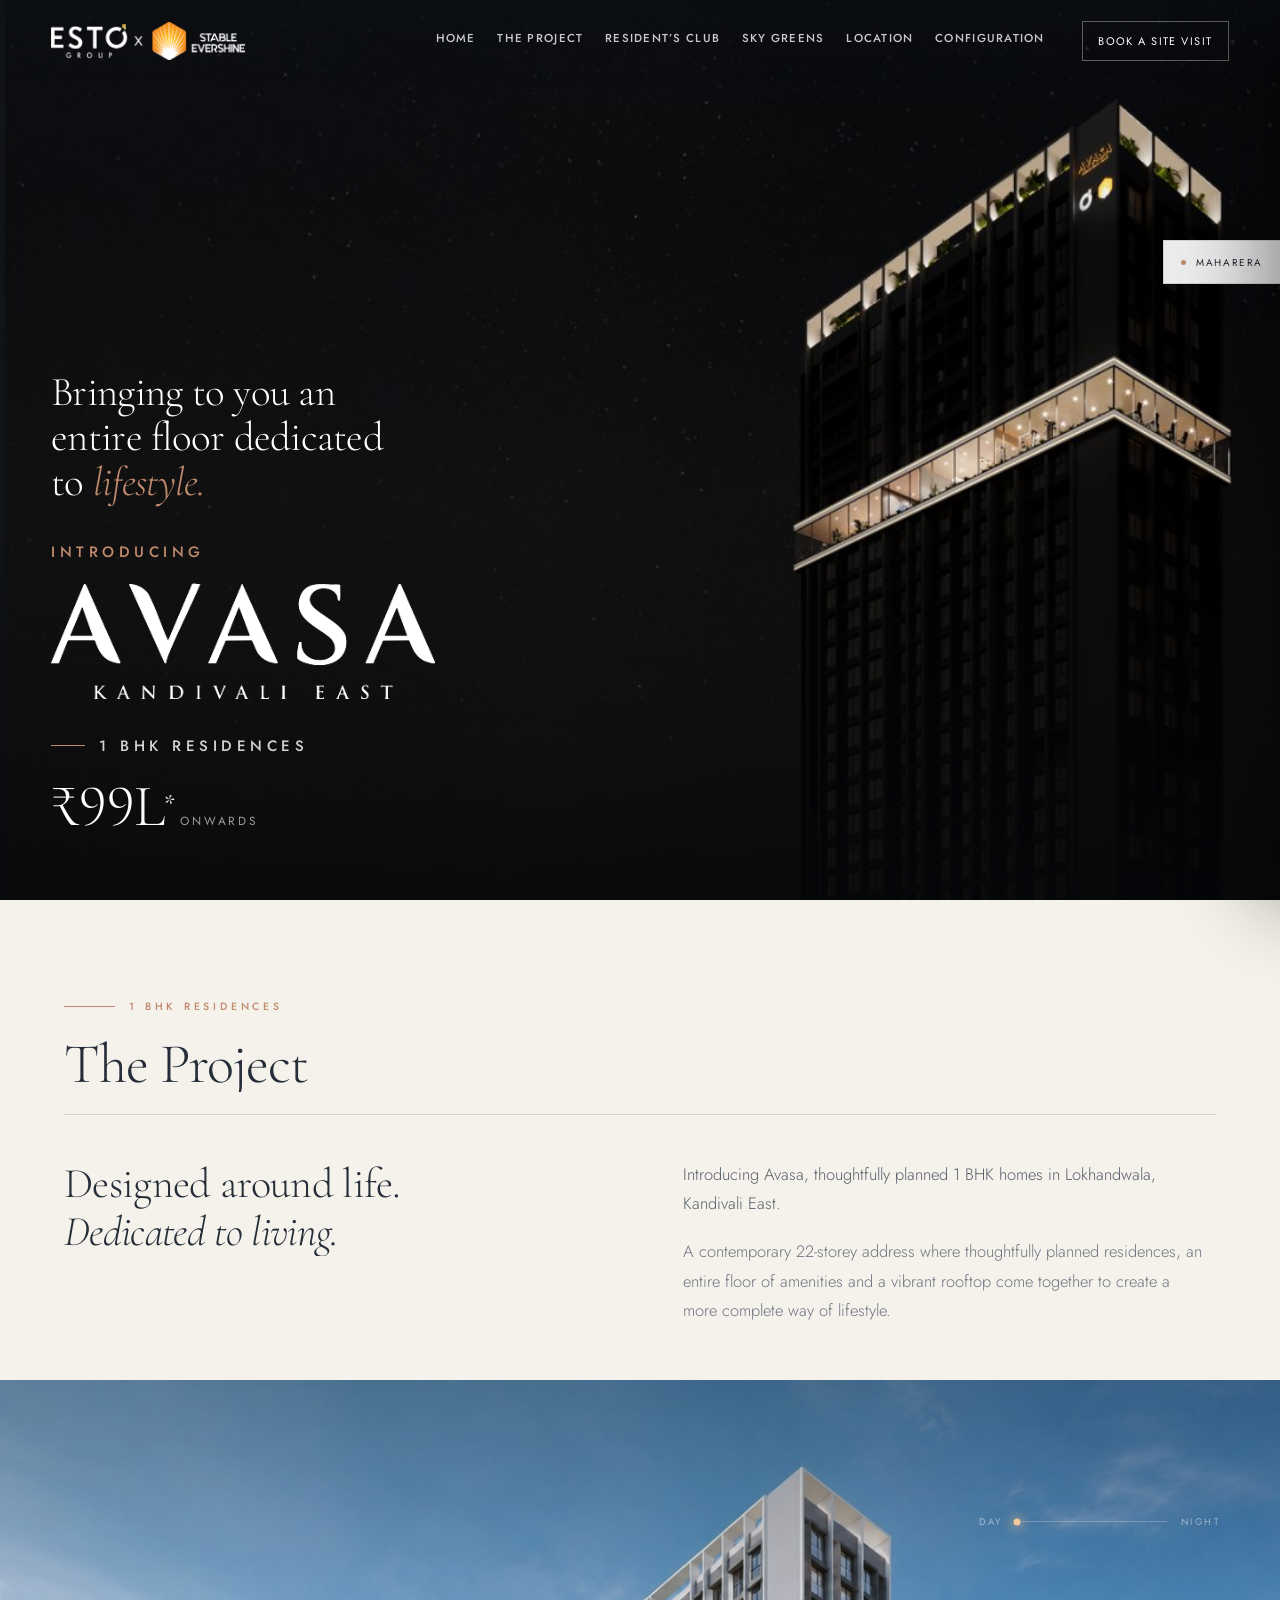
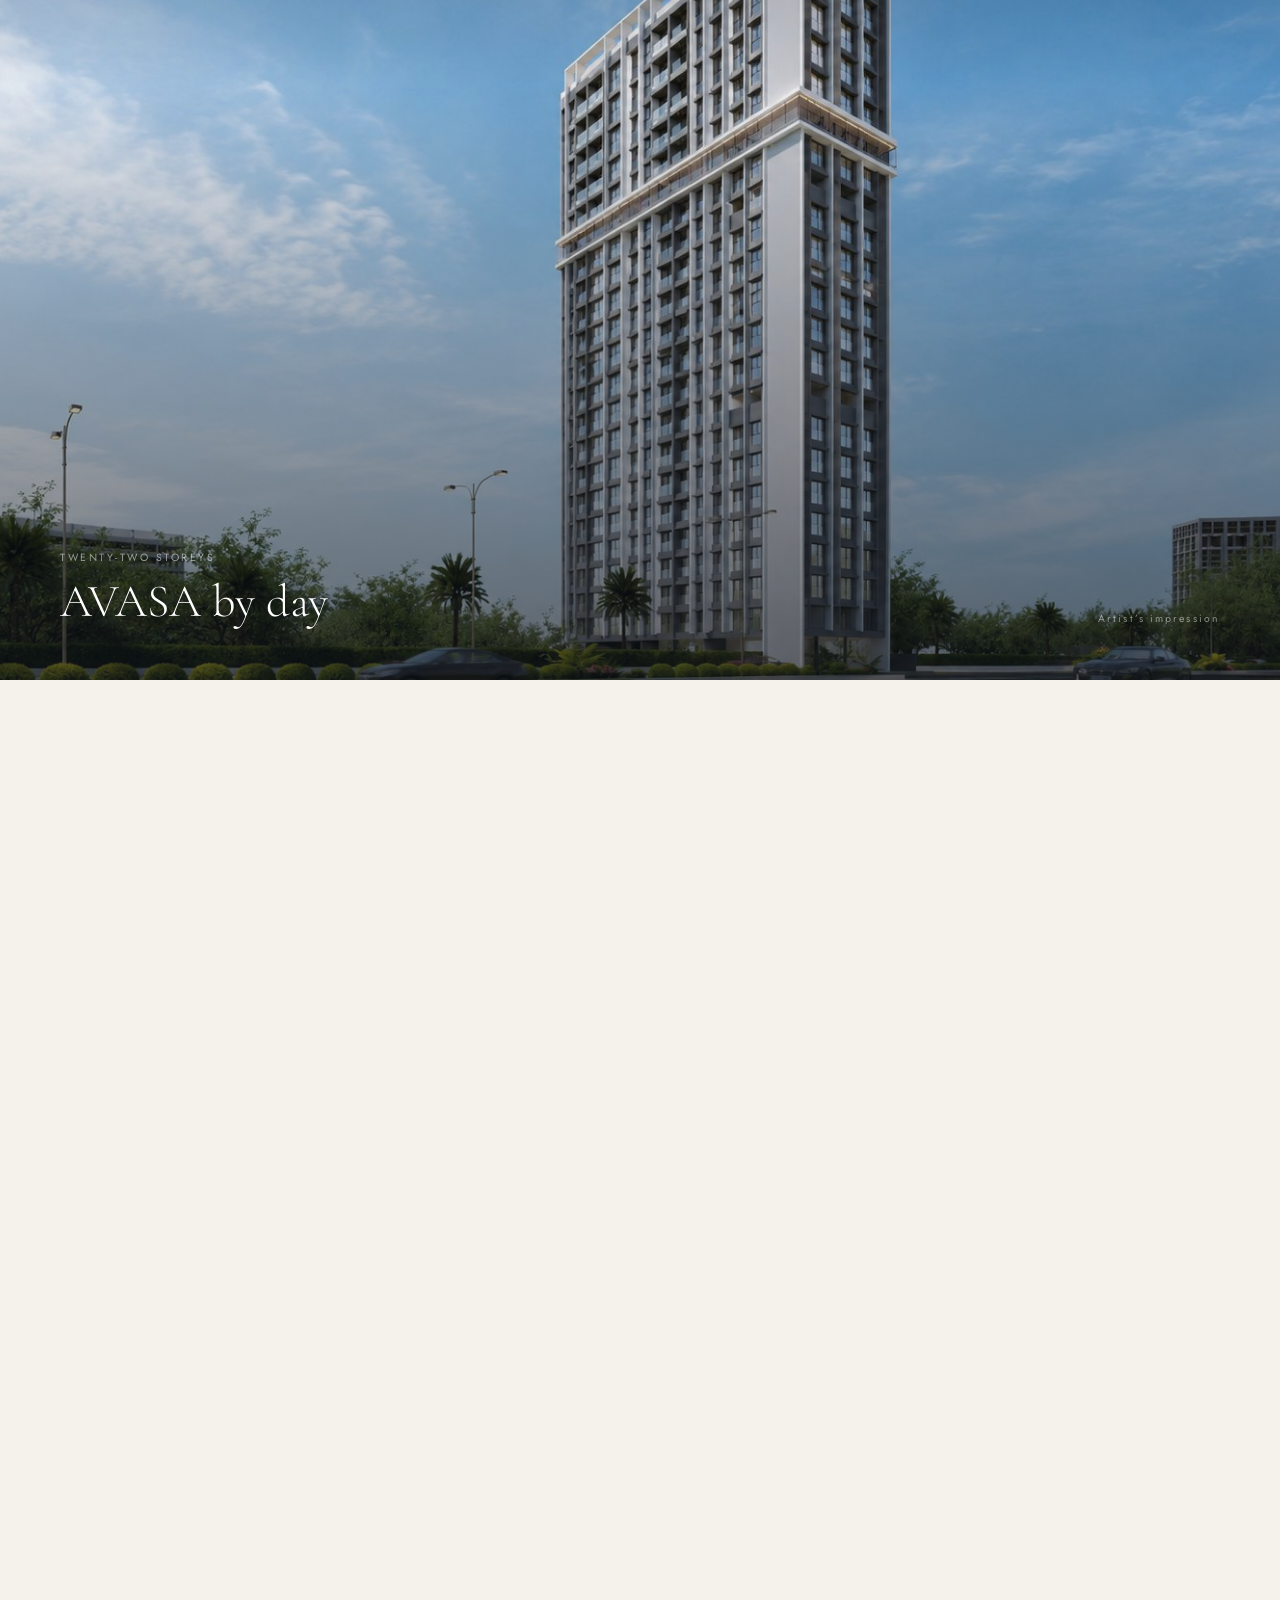
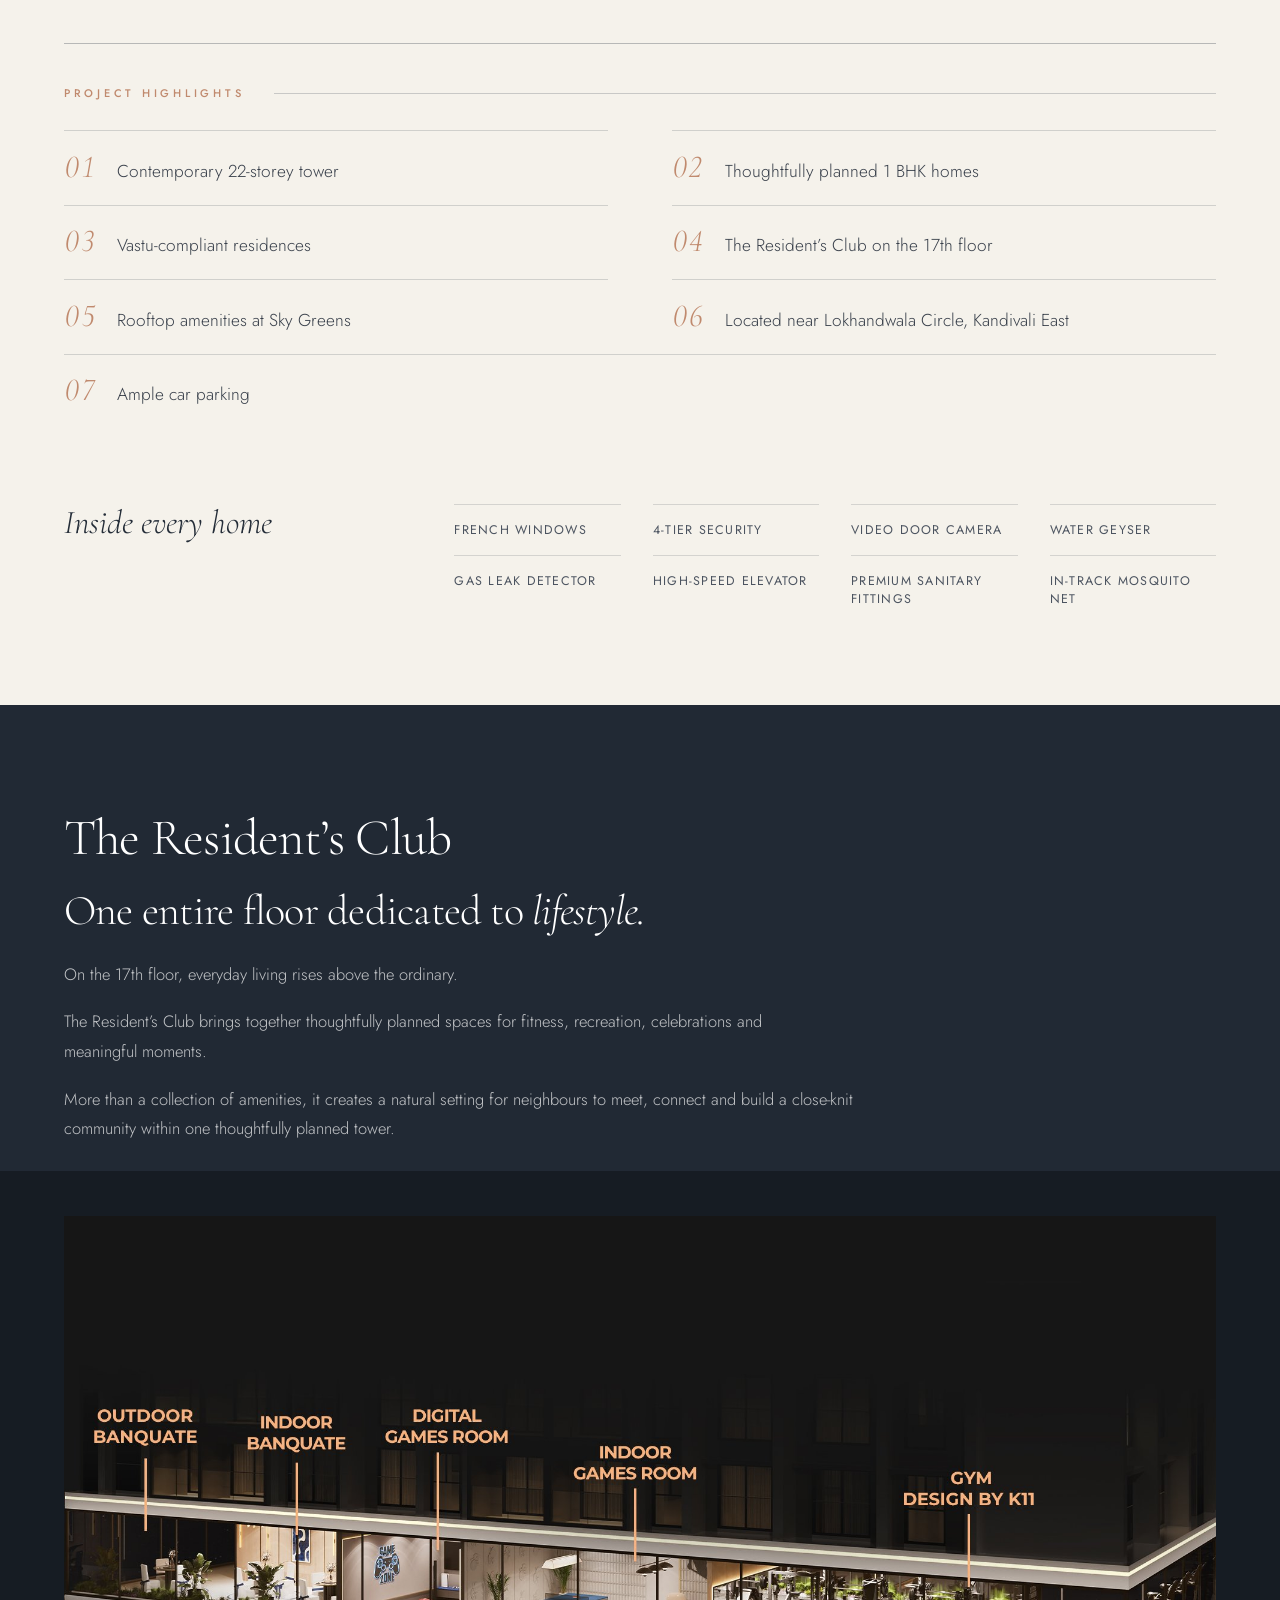
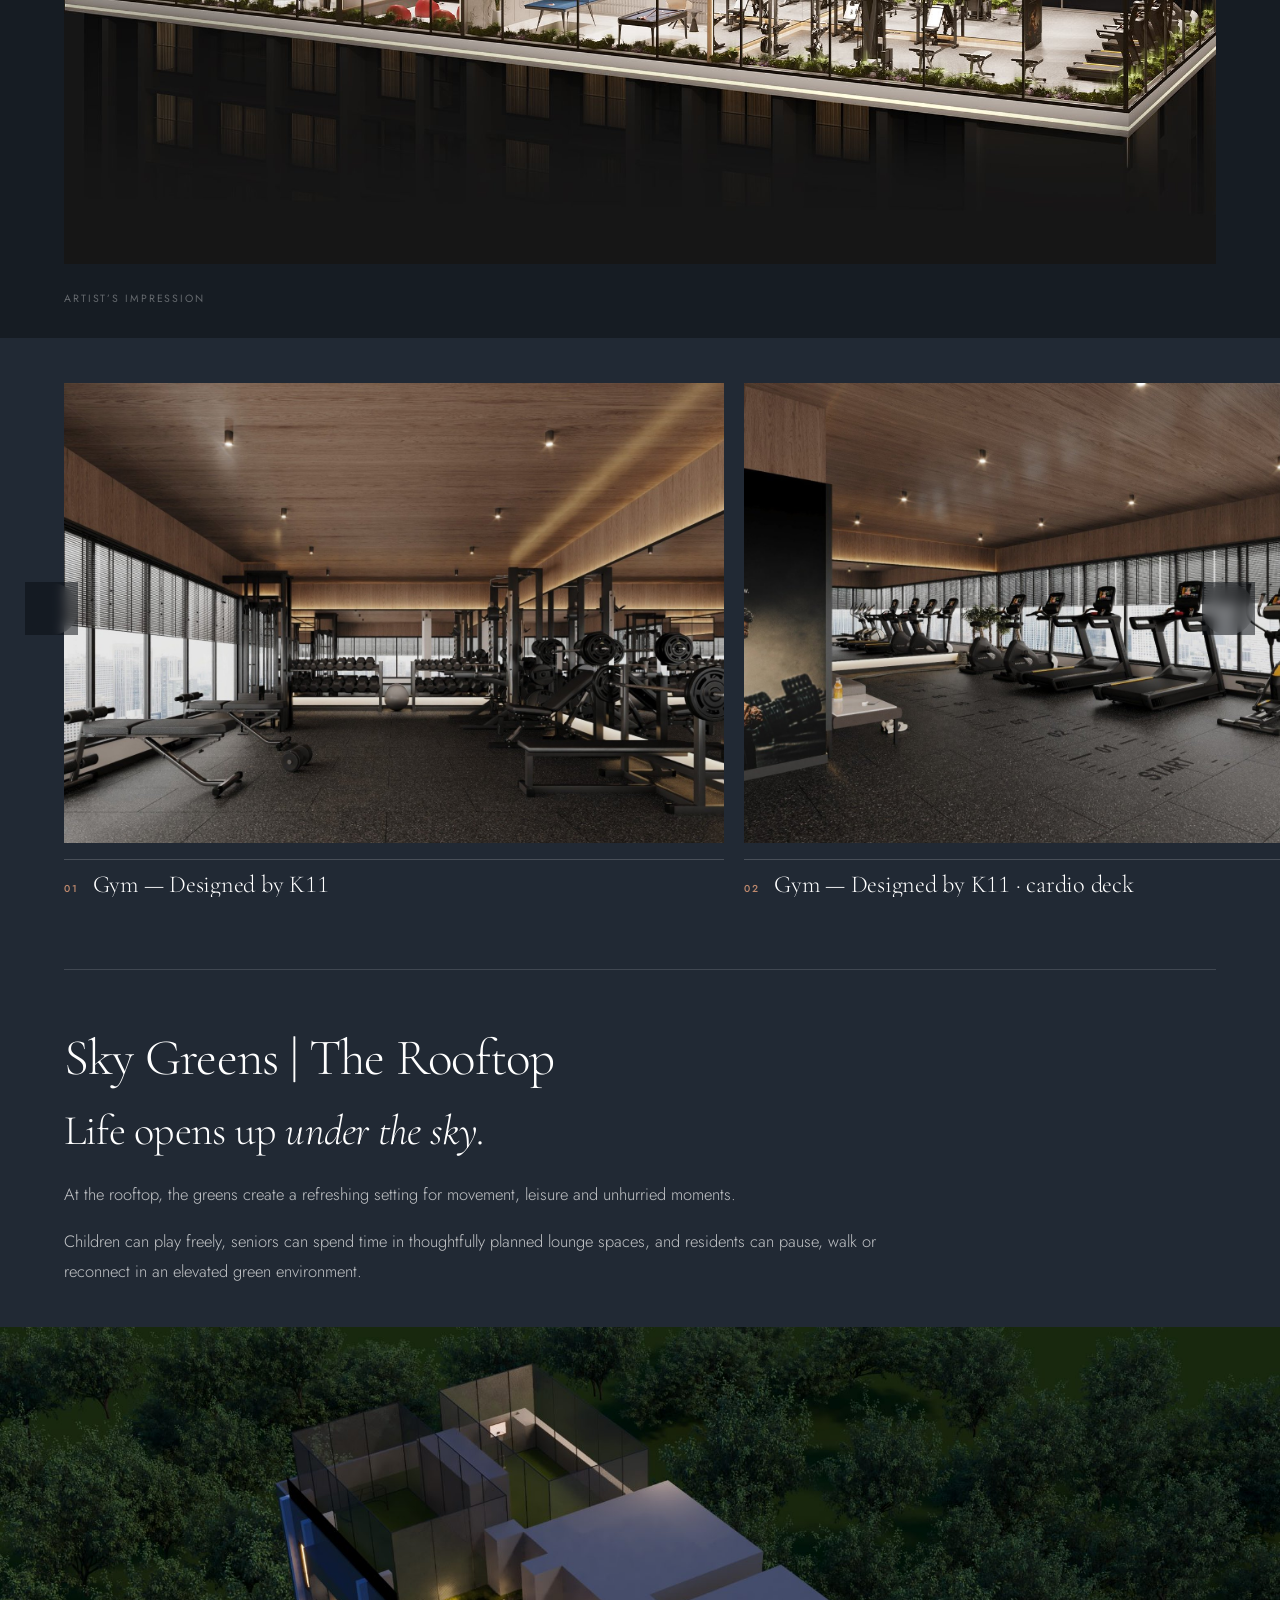
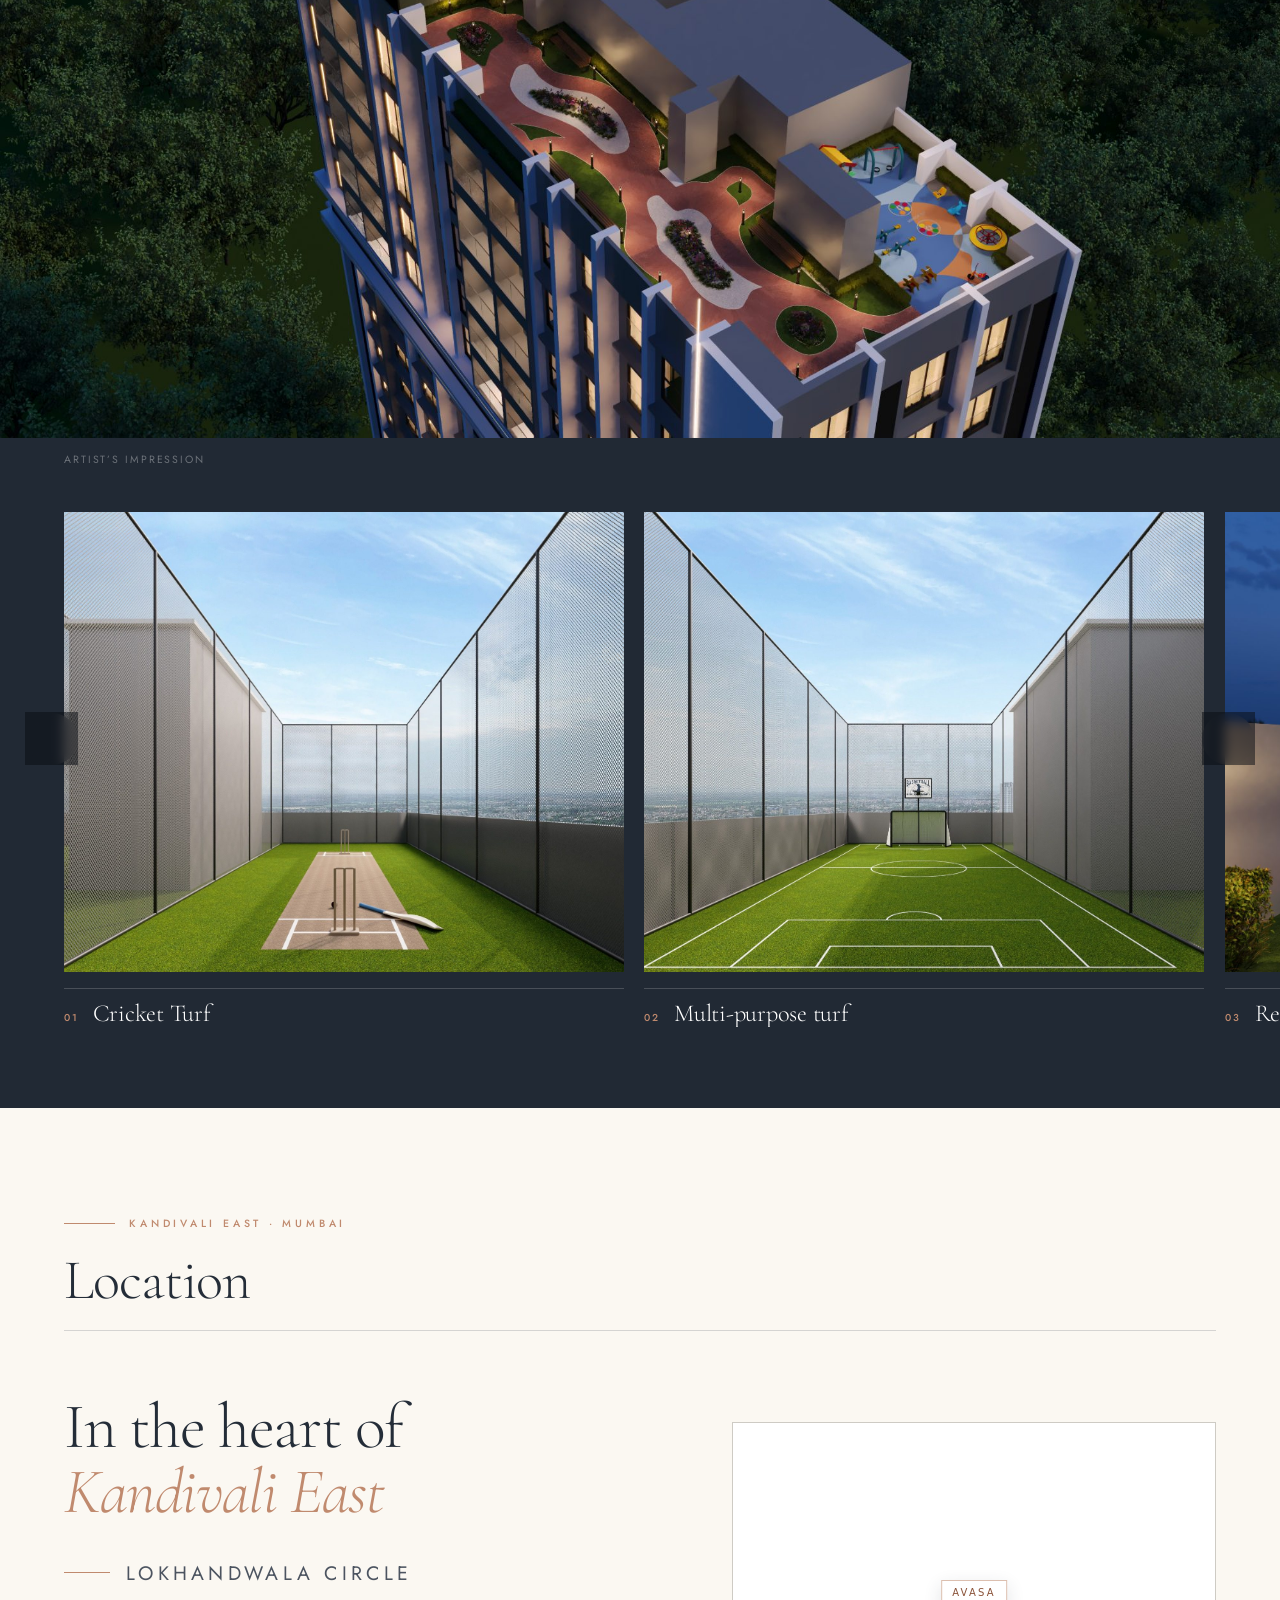
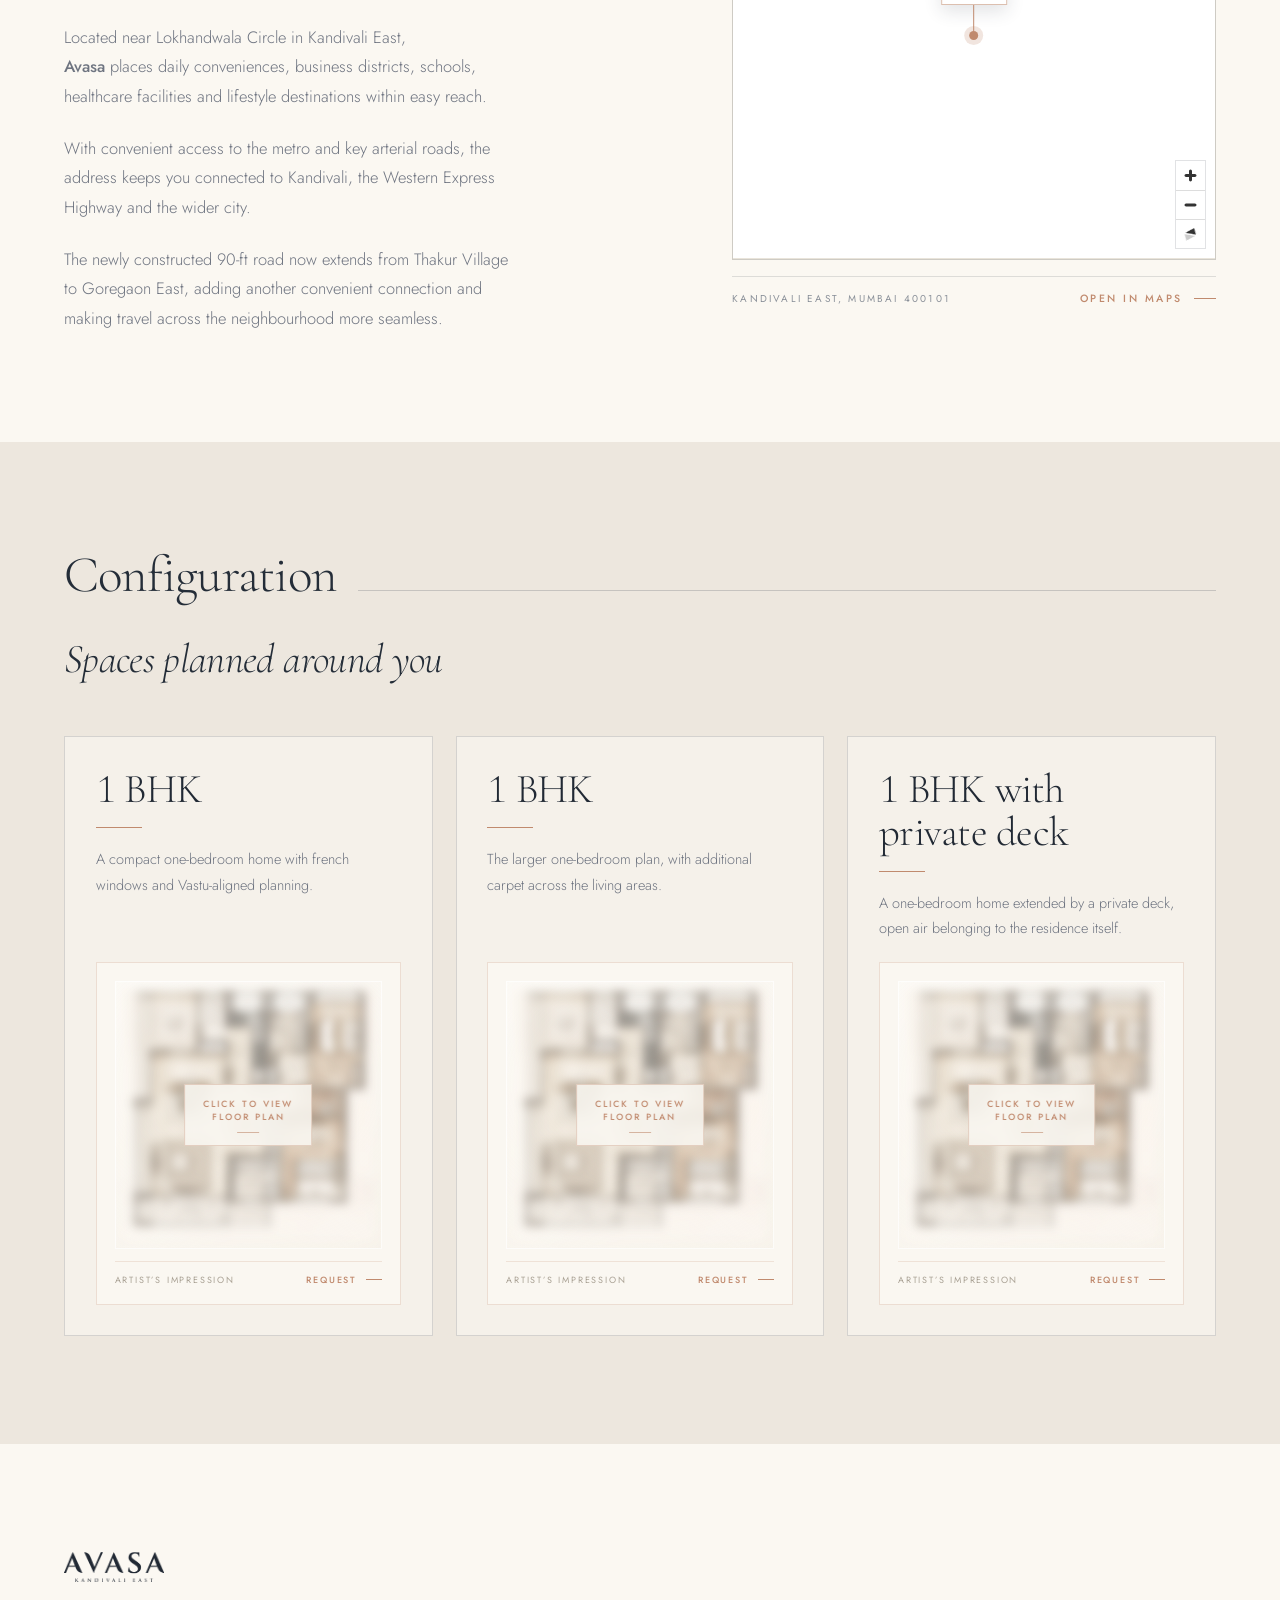
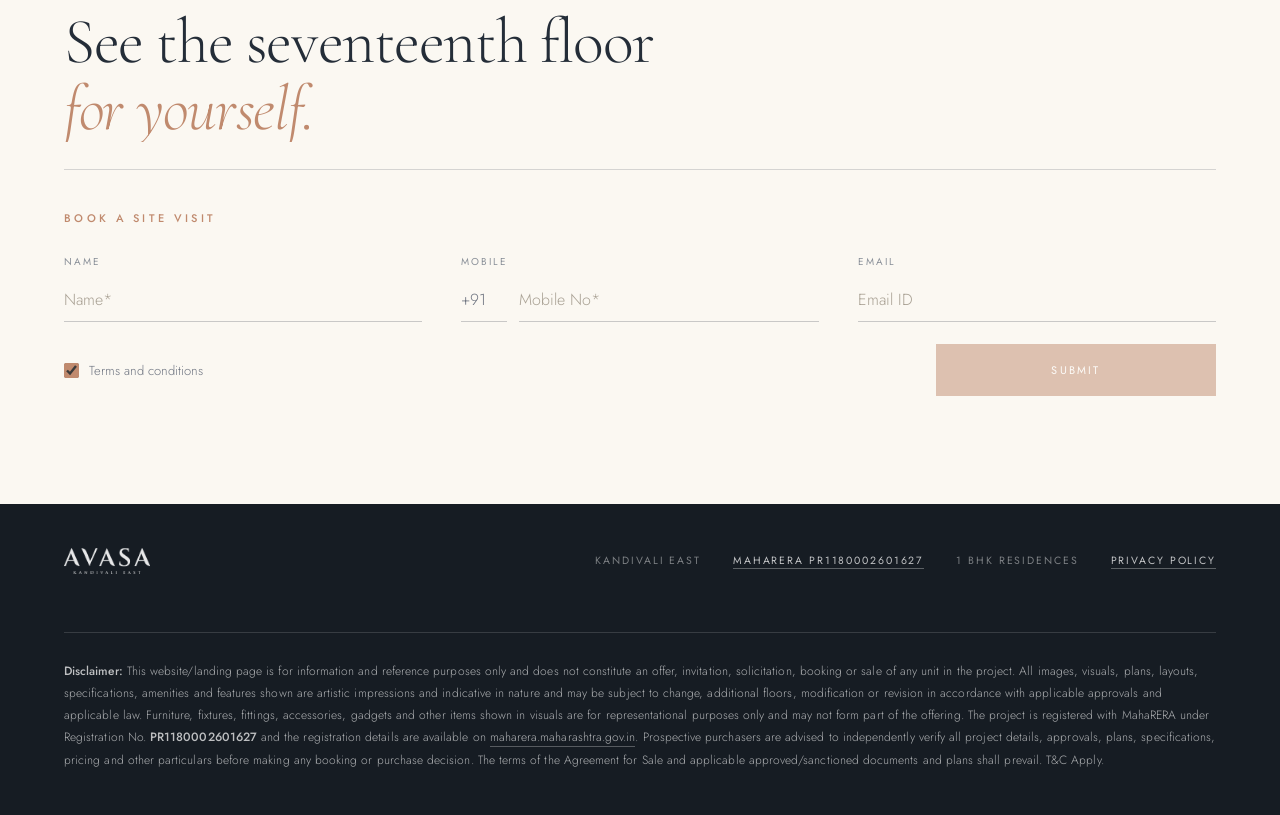
<file: index.html>
<!DOCTYPE html>
<html lang="en">

<head>
  <meta charset="utf-8">
  <title>Avasa — 1 BHK Residences, Kandivali East</title>
  <meta name="viewport" content="width=device-width, initial-scale=1, viewport-fit=cover">
  <meta name="description" content="Thoughtfully planned 1 BHK homes in Lokhandwala, Kandivali East. ₹99L* onwards.">
  <meta property="og:title" content="Avasa — 1 BHK Residences, Kandivali East">
  <meta property="og:description"
    content="Thoughtfully planned 1 BHK homes in Lokhandwala, Kandivali East. ₹99L* onwards.">
  <meta property="og:type" content="website">
  <link rel="stylesheet" href="assets/css/fonts.css">
  <link rel="stylesheet" href="assets/css/style.css">
  <script src="assets/js/main.js" defer></script>
  <link rel="icon" type="image/png" href="assets/images/favicon.png">

  <script defer>
    function getAllParams() {
      var vars = {};
      const url = new URL(window.location.href);
      for (let [key, value] of url.searchParams) {
        vars[key] = value;
      }
      return vars;
    }
    var queryParams = getAllParams();
  </script>

  <!-- Start Google Tag Manager -->
  <script>(function (w, d, s, l, i) {
      w[l] = w[l] || []; w[l].push({
        'gtm.start':
          new Date().getTime(), event: 'gtm.js'
      }); var f = d.getElementsByTagName(s)[0],
        j = d.createElement(s), dl = l != 'dataLayer' ? '&l=' + l : ''; j.async = true; j.src =
          'https://www.googletagmanager.com/gtm.js?id=' + i + dl; f.parentNode.insertBefore(j, f);
    })(window, document, 'script', 'dataLayer', 'GTM-TBJQHQ56');
  </script>
  <!-- End Google Tag Manager -->
</head>

<body>
  <!-- Google Tag Manager (noscript) -->
  <noscript><iframe src="https://www.googletagmanager.com/ns.html?id=GTM-TBJQHQ56" height="0" width="0"
      style="display:none;visibility:hidden"></iframe></noscript>
  <!-- End Google Tag Manager (noscript) -->

  <div style="font-family:Jost,system-ui,sans-serif;color:#2A3340;background:#F3EFE8">

    <div data-splash="" aria-hidden="true"
      style="position:fixed;inset:0;z-index:200;background:#161C23;display:flex;flex-direction:column;align-items:center;justify-content:center;gap:clamp(20px,3vh,32px);animation:splashOut 1.6s cubic-bezier(.22,1,.36,1) .35s forwards;pointer-events:none">
      <img src="assets/images/esto-stable-evershine-logo.png" alt="ESTO Group × Stable Evershine"
        style="width:min(74vw,300px);height:auto;object-fit:contain;display:block;animation:splashMark 1.1s cubic-bezier(.22,1,.36,1) both">
      <div style="width:min(46vw,150px);height:1px;background:rgba(255,255,255,.18);overflow:hidden">
        <div
          style="width:100%;height:1px;background:var(--cu,#C08A6E);transform-origin:left;animation:splashLine 1.5s cubic-bezier(.22,1,.36,1) both">
        </div>
      </div>
    </div>


    <nav style="position:fixed;top:0;left:0;right:0;z-index:60;height:82px">
      <div style="position:absolute;inset:0;background:#1C1714;border-bottom:1px solid rgba(192,138,110,.55);opacity:0"
        data-style="opacity:navSolid"></div>
      <div style="position:absolute;inset:0;background:linear-gradient(to bottom,rgba(11,15,20,.42),rgba(11,15,20,0))">
      </div>
      <div
        style="position:absolute;left:0;bottom:0;height:2px;background:linear-gradient(to right,rgba(192,138,110,.35),#C08A6E);width:0%"
        data-style="width:pageProg"></div>
      <div
        style="position:relative;height:100%;max-width:1440px;margin:0 auto;padding:0 clamp(20px,4vw,56px);display:flex;align-items:center;justify-content:space-between;gap:clamp(16px,2vw,32px)">
        <a href="#top" class="nav-link" onclick="scroll_to_view('top')" style="display:flex;align-items:center"><img src="assets/images/esto-stable-evershine-logo.png"
            alt="ESTO Group × Stable Evershine"
            style="height:38px;width:auto;max-width:44vw;object-fit:contain;object-position:left center;display:block"></a>
        <button data-nav-burger="" data-action="openMenu"
          style="display:none;align-items:center;border:1px solid rgba(255,255,255,.34);background:transparent;color:#fff;font:400 10.2px Jost,sans-serif;letter-spacing:.2em;text-transform:uppercase;padding:13px 20px;cursor:pointer">Menu</button>
        <div id="nav-menu" data-nav-links="" style="display:flex;align-items:center;flex-wrap:nowrap;gap:clamp(12px,1.7vw,34px)">
          <a class="nav-link" href="#top" onclick="scroll_to_view('top')"
            style="flex:0 0 auto;white-space:nowrap;font:500 clamp(10.3px,.9vw,12.1px) Jost,sans-serif;letter-spacing:.11em;text-transform:uppercase;color:rgba(255,255,255,.78);padding-bottom:5px;border-bottom:1px solid transparent;transition:color .45s cubic-bezier(.22,1,.36,1),border-color .45s cubic-bezier(.22,1,.36,1),letter-spacing .45s cubic-bezier(.22,1,.36,1)">Home</a>
          <a class="nav-link" href="#project" onclick="scroll_to_view('project')"
            style="flex:0 0 auto;white-space:nowrap;font:500 clamp(10.3px,.9vw,12.1px) Jost,sans-serif;letter-spacing:.11em;text-transform:uppercase;color:rgba(255,255,255,.78);padding-bottom:5px;border-bottom:1px solid transparent;transition:color .45s cubic-bezier(.22,1,.36,1),border-color .45s cubic-bezier(.22,1,.36,1),letter-spacing .45s cubic-bezier(.22,1,.36,1)">The
            Project</a>
          <a class="nav-link" href="#club" onclick="scroll_to_view('club')"
            style="flex:0 0 auto;white-space:nowrap;font:500 clamp(10.3px,.9vw,12.1px) Jost,sans-serif;letter-spacing:.11em;text-transform:uppercase;color:rgba(255,255,255,.78);padding-bottom:5px;border-bottom:1px solid transparent;transition:color .45s cubic-bezier(.22,1,.36,1),border-color .45s cubic-bezier(.22,1,.36,1),letter-spacing .45s cubic-bezier(.22,1,.36,1)">Resident’s
            Club</a>
          <a class="nav-link" href="#skygreens" onclick="scroll_to_view('skygreens')"
            style="flex:0 0 auto;white-space:nowrap;font:500 clamp(10.3px,.9vw,12.1px) Jost,sans-serif;letter-spacing:.11em;text-transform:uppercase;color:rgba(255,255,255,.78);padding-bottom:5px;border-bottom:1px solid transparent;transition:color .45s cubic-bezier(.22,1,.36,1),border-color .45s cubic-bezier(.22,1,.36,1),letter-spacing .45s cubic-bezier(.22,1,.36,1)">Sky
            Greens</a>
          <a class="nav-link" href="#location" onclick="scroll_to_view('location')"
            style="flex:0 0 auto;white-space:nowrap;font:500 clamp(10.3px,.9vw,12.1px) Jost,sans-serif;letter-spacing:.11em;text-transform:uppercase;color:rgba(255,255,255,.78);padding-bottom:5px;border-bottom:1px solid transparent;transition:color .45s cubic-bezier(.22,1,.36,1),border-color .45s cubic-bezier(.22,1,.36,1),letter-spacing .45s cubic-bezier(.22,1,.36,1)">Location</a>
          <a class="nav-link" href="#residences" onclick="scroll_to_view('residences')"
            style="flex:0 0 auto;white-space:nowrap;font:500 clamp(10.3px,.9vw,12.1px) Jost,sans-serif;letter-spacing:.11em;text-transform:uppercase;color:rgba(255,255,255,.78);padding-bottom:5px;border-bottom:1px solid transparent;transition:color .45s cubic-bezier(.22,1,.36,1),border-color .45s cubic-bezier(.22,1,.36,1),letter-spacing .45s cubic-bezier(.22,1,.36,1)">Configuration</a>
          <button class="hv2 enquireModal" data-name="Book a Site Visit" data-action="openEnquiry"
            style="flex:0 0 auto;white-space:nowrap;margin-left:clamp(8px,1.2vw,22px);border:1px solid rgba(255,255,255,.34);background:transparent;color:#fff;font:400 clamp(9.9px,.86vw,11.2px) Jost,sans-serif;letter-spacing:.13em;text-transform:uppercase;padding:11px clamp(12px,1.2vw,18px);cursor:pointer;transition:all .45s cubic-bezier(.22,1,.36,1)">Book
            a site visit</button>
        </div>
      </div>
    </nav>

    <section id="top" data-screen-label="01 Home"
      style="position:relative;height:100svh;min-height:440px;background:#0B0B0D;overflow:hidden">
      <img data-hero-img="" src="assets/images/hero-night.jpg"
        alt="AVASA at night, the lit seventeenth floor of a twenty-two storey tower in Kandivali East"
        style="position:absolute;top:0;left:0;width:100%;height:100%;object-fit:cover;object-position:80% 16%;display:block">
      <div data-hero-wash=""
        style="position:absolute;inset:0;background:linear-gradient(to top,rgba(6,7,10,.82) 0%,rgba(6,7,10,.46) 20%,rgba(6,7,10,0) 46%),linear-gradient(to right,rgba(6,7,10,.5) 0%,rgba(6,7,10,.24) 26%,rgba(6,7,10,0) 44%)">
      </div>
      <div
        style="position:absolute;inset:0;background:linear-gradient(to bottom,rgba(19,26,35,.16) 0%,rgba(19,26,35,0) 22%)">
      </div>

      <div data-hero-copy=""
        style="box-sizing:border-box;position:relative;height:100%;max-width:1440px;margin:0 auto;padding:0 clamp(20px,4vw,56px) clamp(30px,7vh,84px);display:flex;flex-direction:column;justify-content:flex-end">
        <p
          style="flex:0 0 auto;margin:0;max-width:19ch;font-family:'Cormorant Garamond',Georgia,serif;font-weight:300;font-size:clamp(24px,3.2vw,46px);line-height:1.1;letter-spacing:-.018em;color:#fff;text-wrap:pretty">
          Bringing to you an entire floor dedicated to <em
            style="font-style:italic;color:var(--cu,#C08A6E)">lifestyle.</em></p>
        <div
          style="flex:0 0 auto;font:500 15px Jost,sans-serif;letter-spacing:.3em;text-transform:uppercase;color:var(--cu,#C08A6E);margin-top:clamp(20px,4vh,44px);margin-bottom:clamp(14px,2.2vh,22px)">
          Introducing</div>
        <img src="assets/images/avasa-logo-light.png" alt="AVASA, Kandivali East"
          style="flex:0 0 auto;align-self:flex-start;width:clamp(210px,30vw,440px);height:auto;max-height:24vh;object-fit:contain;object-position:left center;display:block">
        <div style="flex:0 0 auto;display:flex;align-items:center;gap:14px;margin-top:clamp(20px,4vh,44px)">
          <div style="width:34px;height:1px;background:var(--cu,#C08A6E)"></div>
          <div
            style="font:500 15px Jost,sans-serif;letter-spacing:.3em;text-transform:uppercase;color:rgba(255,255,255,.82)">
            1 BHK residences</div>
        </div>
        <div
          style="flex:0 0 auto;display:flex;align-items:baseline;flex-wrap:wrap;gap:6px 16px;margin-top:clamp(14px,2.4vh,26px)">
          <div
            style="font-family:'Cormorant Garamond',Georgia,serif;font-weight:300;font-size:clamp(34px,4.6vw,62px);line-height:1;letter-spacing:-.02em;color:#fff">
            ₹99L<span
              style="font-size:.42em;font-weight:400;vertical-align:.52em;line-height:0;margin-left:.04em;color:#fff">*</span><span
              style="font-family:Jost,sans-serif;font-size:.2em;font-weight:400;letter-spacing:.24em;text-transform:uppercase;color:rgba(255,255,255,.6);margin-left:.5em">onwards</span>
          </div>
        </div>
      </div>
    </section>

    <section data-banner-form="" data-screen-label="01b Banner Form"
      style="background:#1C1714;border-bottom:1px solid rgba(192,138,110,.35);padding:clamp(34px,5vh,56px) clamp(20px,5vw,72px)">
      <div style="max-width:1320px;margin:0 auto">
        <div style="display:flex;align-items:center;gap:14px">
          <div style="width:34px;height:1px;background:var(--cu,#C08A6E)"></div>
          <div class="banner-form-title"
            style="font:500 11px Jost,sans-serif;letter-spacing:.3em;text-transform:uppercase;color:var(--cu,#C08A6E)">Book a Site Visit</div>
        </div>
        <div id="banner_form" class="lead-form" style="margin-top:22px">
          <div class="banner-fields">
            <div class="form-group">
              <label class="lead-label" for="banner_name">Name</label>
              <input type="text" name="name" class="form-control" placeholder="Name*" id="banner_name"
                autocomplete="off" oninput="bannerInput()" />
              <span id="bannererror_name" class="error-modal">Please Enter Your Name</span>
            </div>
            <div class="form-group">
              <label class="lead-label" for="banner_phone">Mobile</label>
              <div class="lead-phone">
                <input type="text" class="form-control" placeholder="+91" disabled>
                <input type="text" class="form-control" name="mobile" placeholder="Mobile No*" id="banner_phone"
                  autocomplete="off" maxlength="10" minlength="10" oninput="bannerInput()"
                  onkeyup="this.value = this.value.replace(/[^0-9]/g, ''); if(this.value.length > 0 && !/^[6-9]/.test(this.value)){ this.value = ''; }" />
              </div>
              <span id="bannererror_mobile" class="error-modal">Please Enter Number</span>
              <span id="recorderror_banner" class="error-modal"></span>
            </div>
            <div class="form-group">
              <label class="lead-label" for="banner_email">Email</label>
              <input type="text" class="form-control" name="email" placeholder="Email ID" id="banner_email"
                autocomplete="off" />
              <span id="bannererror_email" class="error-modal">Please Enter Valid Email Address</span>
            </div>
          </div>
          <div class="banner-actions">
            <div class="lead-terms">
              <input type="checkbox" id="banner_checkbox" value="value" checked="" onclick="bannerInput()">
              <div class="terms-and-condition-block">
                <label for="banner_checkbox" class="condition-label">Terms and conditions</label>
                <label class="check-box" for="banner_checkbox" style="display: none;">By clicking on submit you
                  authorize us to get in touch with you over a call, SMS, E-mail, Whatsapp or any other
                  communication channel.</label>
              </div>
            </div>
            <div class="lead-buttons">
              <button id="contactus_banner" class="lead-submit" disabled>Submit</button>
              <button class="lead-submit bannerbuttonload d-none">Sending...</button>
            </div>
          </div>
        </div>
      </div>
    </section>

    <section id="project" data-screen-label="02 The Project"
      style="background:#F5F2EB;padding:clamp(80px,11vh,140px) 0 clamp(70px,9vh,120px)">
      <div style="max-width:1320px;margin:0 auto;padding:0 clamp(20px,5vw,72px)">
        <div style="display:flex;flex-direction:column;gap:clamp(16px,2.4vh,24px)">
          <div style="display:flex;align-items:center;gap:14px">
            <div style="width:clamp(26px,4vw,52px);height:1px;background:var(--cu,#C08A6E)"></div>
            <div
              style="font:500 10.5px Jost,sans-serif;letter-spacing:.36em;text-transform:uppercase;color:var(--cu,#C08A6E)">
              1 BHK residences</div>
          </div>
          <h2 data-unmask=""
            style="margin:0;font-family:'Cormorant Garamond',Georgia,serif;font-weight:300;font-size:clamp(32px,4.4vw,64px);line-height:1;letter-spacing:-.018em;color:#242D38">
            The Project</h2>
          <div
            style="height:1px;background:rgba(42,51,64,.18);transform-origin:left;animation:lineX 1.4s cubic-bezier(.22,1,.36,1) both;animation-timeline:view();animation-range:entry 8% cover 30%">
          </div>
        </div>
        <div data-split=""
          style="display:grid;grid-template-columns:1.02fr .98fr;gap:clamp(26px,5vw,80px);align-items:start;margin-top:clamp(34px,5vh,60px)">
          <p data-unmask=""
            style="margin:0;font-family:'Cormorant Garamond',Georgia,serif;font-weight:300;font-size:clamp(26px,3.3vw,50px);line-height:1.14;letter-spacing:-.016em;color:#242D38;text-wrap:pretty">
            Designed around life.<br><em style="font-style:italic">Dedicated to living.</em></p>
          <div
            style="display:flex;flex-direction:column;gap:18px;animation:rise 1s cubic-bezier(.22,1,.36,1) both;animation-timeline:view();animation-range:entry 8% cover 30%">
            <p style="margin:0;max-width:52ch;font:300 16.5px/1.8 Jost,sans-serif;color:#575F6B;text-wrap:pretty">
              Introducing Avasa, thoughtfully planned 1 BHK homes in Lokhandwala, Kandivali East.</p>
            <p style="margin:0;max-width:52ch;font:300 16.5px/1.8 Jost,sans-serif;color:#6E7480;text-wrap:pretty">A
              contemporary 22-storey address where thoughtfully planned residences, an entire floor of amenities and a
              vibrant rooftop come together to create a more complete way of lifestyle.</p>
          </div>
        </div>
      </div>

      <div data-stage="daynight" style="position:relative;height:200svh;margin-top:clamp(40px,6vh,72px)">
        <div style="position:sticky;top:0;height:100svh;max-height:100dvh;overflow:hidden;background:#161C23">
          <img src="assets/images/tower-day.jpg" alt="AVASA tower by day" loading="lazy"
            style="position:absolute;inset:0;width:100%;height:100%;object-fit:cover;object-position:50% 42%;transform-origin:50% 40%;transform:scale(1)"
            data-style="transform:dayT">
          <img src="assets/images/tower-dusk.jpg" alt="AVASA tower at dusk" loading="lazy"
            style="position:absolute;inset:0;width:100%;height:100%;object-fit:cover;object-position:50% 42%;transform-origin:50% 40%;transform:scale(1);clip-path:inset(0 0 100% 0)"
            data-style="transform:nightT;clip-path:nightClip">
          <div
            style="position:absolute;left:0;right:0;height:26vh;pointer-events:none;background:linear-gradient(to bottom,rgba(232,178,133,0) 0%,rgba(232,178,133,.16) 62%,rgba(255,214,170,.5) 100%);top:0%;transform:translateY(-100%);opacity:0"
            data-style="top:edgeTop;opacity:edgeO"></div>
          <div
            style="position:absolute;left:0;right:0;height:1px;pointer-events:none;background:linear-gradient(to right,rgba(232,178,133,0) 0%,#F2C79B 22%,#FFE6C9 50%,#F2C79B 78%,rgba(232,178,133,0) 100%);box-shadow:0 0 26px 3px rgba(240,190,142,.55);top:0%;opacity:0"
            data-style="top:edgeTop;opacity:edgeO"></div>
          <div
            style="position:absolute;inset:0;background:linear-gradient(to bottom,rgba(16,21,28,.34) 0%,rgba(16,21,28,.06) 34%,rgba(16,21,28,.62) 100%)">
          </div>
          <div
            style="position:absolute;inset:0;background:radial-gradient(120% 90% at 50% 30%,rgba(11,15,20,0) 30%,rgba(11,15,20,.5) 100%);opacity:0"
            data-style="opacity:nightO"></div>
          <div data-hero-rail=""
            style="position:absolute;right:clamp(20px,5vw,60px);top:clamp(104px,15vh,140px);display:flex;align-items:center;gap:14px">
            <div
              style="font:400 9.5px Jost,sans-serif;letter-spacing:.26em;text-transform:uppercase;color:rgba(255,255,255,.5)">
              Day</div>
            <div style="position:relative;width:clamp(70px,12vw,150px);height:1px;background:rgba(255,255,255,.24)">
              <div style="position:absolute;top:0;left:0;height:1px;background:var(--cu,#C08A6E);width:0%"
                data-style="width:railFill"></div>
              <div
                style="position:absolute;top:50%;width:7px;height:7px;border-radius:50%;background:#F2C79B;box-shadow:0 0 12px 2px rgba(240,190,142,.7);transform:translate(-50%,-50%);left:0%"
                data-style="left:railFill"></div>
            </div>
            <div
              style="font:400 9.5px Jost,sans-serif;letter-spacing:.26em;text-transform:uppercase;color:rgba(255,255,255,.5)">
              Night</div>
          </div>
          <div
            style="position:absolute;left:0;right:0;bottom:clamp(26px,6vh,62px);padding:0 clamp(20px,5vw,60px);display:flex;flex-wrap:wrap;justify-content:space-between;align-items:flex-end;gap:14px 24px">
            <div>
              <div
                style="font:400 10.5px Jost,sans-serif;letter-spacing:.24em;text-transform:uppercase;color:rgba(255,255,255,.55)">
                Twenty-two storeys</div>
              <div data-stage-cap=""
                style="margin-top:12px;font-family:'Cormorant Garamond',Georgia,serif;font-weight:300;font-size:clamp(26px,3.6vw,54px);line-height:1.06;color:#fff"
                data-text="dayNightLabel">AVASA by day</div>
            </div>
            <div style="font:400 10.5px Jost,sans-serif;letter-spacing:.2em;color:rgba(255,255,255,.5)">Artist’s
              impression</div>
          </div>
        </div>
      </div>

      <div style="max-width:1320px;margin:0 auto;padding:0 clamp(20px,5vw,72px)">

        <div
          style="margin-top:clamp(46px,7vh,86px);background:transparent;border-top:1px solid rgba(42,51,64,.3);padding:clamp(30px,4.6vh,56px) 0 clamp(16px,2.4vh,30px)">
          <div style="display:flex;align-items:center;gap:clamp(16px,2.4vw,30px);margin-bottom:clamp(22px,3.2vh,38px)">
            <div
              style="flex:0 0 auto;font:500 11px Jost,sans-serif;letter-spacing:.34em;text-transform:uppercase;color:var(--cu,#C08A6E)">
              Project highlights</div>
            <div
              style="flex:1;height:1px;background:rgba(42,51,64,.22);transform-origin:left;animation:lineX 1.4s cubic-bezier(.22,1,.36,1) both;animation-timeline:view();animation-range:entry 8% cover 30%">
            </div>
          </div>
          <div data-g2="" style="display:grid;grid-template-columns:1fr 1fr;gap:0 clamp(30px,5vw,70px)">
            <div class="hv3"
              style="display:flex;align-items:baseline;gap:clamp(14px,1.6vw,22px);border-top:1px solid rgba(42,51,64,.18);padding:clamp(16px,2.2vh,22px) clamp(8px,1vw,14px) clamp(16px,2.2vh,22px) 0;transition:background .5s cubic-bezier(.22,1,.36,1),padding-left .5s cubic-bezier(.22,1,.36,1);animation:riseSm .8s cubic-bezier(.22,1,.36,1) 0.00s both;animation-timeline:view();animation-range:entry 3% cover 24%">
              <span
                style="flex:0 0 auto;font-family:'Cormorant Garamond',Georgia,serif;font-weight:300;font-style:italic;font-size:clamp(24px,2.5vw,36px);line-height:1;letter-spacing:.01em;color:var(--cu,#C08A6E)">01</span>
              <span
                style="font:300 clamp(16px,1.35vw,18.5px)/1.5 Jost,sans-serif;color:#39404B;text-wrap:pretty">Contemporary
                22-storey tower</span>
            </div>
            <div class="hv3"
              style="display:flex;align-items:baseline;gap:clamp(14px,1.6vw,22px);border-top:1px solid rgba(42,51,64,.18);padding:clamp(16px,2.2vh,22px) clamp(8px,1vw,14px) clamp(16px,2.2vh,22px) 0;transition:background .5s cubic-bezier(.22,1,.36,1),padding-left .5s cubic-bezier(.22,1,.36,1);animation:riseSm .8s cubic-bezier(.22,1,.36,1) 0.07s both;animation-timeline:view();animation-range:entry 3% cover 24%">
              <span
                style="flex:0 0 auto;font-family:'Cormorant Garamond',Georgia,serif;font-weight:300;font-style:italic;font-size:clamp(24px,2.5vw,36px);line-height:1;letter-spacing:.01em;color:var(--cu,#C08A6E)">02</span>
              <span
                style="font:300 clamp(16px,1.35vw,18.5px)/1.5 Jost,sans-serif;color:#39404B;text-wrap:pretty">Thoughtfully
                planned 1 BHK homes</span>
            </div>
            <div class="hv3"
              style="display:flex;align-items:baseline;gap:clamp(14px,1.6vw,22px);border-top:1px solid rgba(42,51,64,.18);padding:clamp(16px,2.2vh,22px) clamp(8px,1vw,14px) clamp(16px,2.2vh,22px) 0;transition:background .5s cubic-bezier(.22,1,.36,1),padding-left .5s cubic-bezier(.22,1,.36,1);animation:riseSm .8s cubic-bezier(.22,1,.36,1) 0.14s both;animation-timeline:view();animation-range:entry 3% cover 24%">
              <span
                style="flex:0 0 auto;font-family:'Cormorant Garamond',Georgia,serif;font-weight:300;font-style:italic;font-size:clamp(24px,2.5vw,36px);line-height:1;letter-spacing:.01em;color:var(--cu,#C08A6E)">03</span>
              <span
                style="font:300 clamp(16px,1.35vw,18.5px)/1.5 Jost,sans-serif;color:#39404B;text-wrap:pretty">Vastu-compliant
                residences</span>
            </div>
            <div class="hv3"
              style="display:flex;align-items:baseline;gap:clamp(14px,1.6vw,22px);border-top:1px solid rgba(42,51,64,.18);padding:clamp(16px,2.2vh,22px) clamp(8px,1vw,14px) clamp(16px,2.2vh,22px) 0;transition:background .5s cubic-bezier(.22,1,.36,1),padding-left .5s cubic-bezier(.22,1,.36,1);animation:riseSm .8s cubic-bezier(.22,1,.36,1) 0.21s both;animation-timeline:view();animation-range:entry 3% cover 24%">
              <span
                style="flex:0 0 auto;font-family:'Cormorant Garamond',Georgia,serif;font-weight:300;font-style:italic;font-size:clamp(24px,2.5vw,36px);line-height:1;letter-spacing:.01em;color:var(--cu,#C08A6E)">04</span>
              <span style="font:300 clamp(16px,1.35vw,18.5px)/1.5 Jost,sans-serif;color:#39404B;text-wrap:pretty">The
                Resident’s Club on the 17th floor</span>
            </div>
            <div class="hv3"
              style="display:flex;align-items:baseline;gap:clamp(14px,1.6vw,22px);border-top:1px solid rgba(42,51,64,.18);padding:clamp(16px,2.2vh,22px) clamp(8px,1vw,14px) clamp(16px,2.2vh,22px) 0;transition:background .5s cubic-bezier(.22,1,.36,1),padding-left .5s cubic-bezier(.22,1,.36,1);animation:riseSm .8s cubic-bezier(.22,1,.36,1) 0.28s both;animation-timeline:view();animation-range:entry 3% cover 24%">
              <span
                style="flex:0 0 auto;font-family:'Cormorant Garamond',Georgia,serif;font-weight:300;font-style:italic;font-size:clamp(24px,2.5vw,36px);line-height:1;letter-spacing:.01em;color:var(--cu,#C08A6E)">05</span>
              <span
                style="font:300 clamp(16px,1.35vw,18.5px)/1.5 Jost,sans-serif;color:#39404B;text-wrap:pretty">Rooftop
                amenities at Sky Greens</span>
            </div>
            <div class="hv3"
              style="display:flex;align-items:baseline;gap:clamp(14px,1.6vw,22px);border-top:1px solid rgba(42,51,64,.18);padding:clamp(16px,2.2vh,22px) clamp(8px,1vw,14px) clamp(16px,2.2vh,22px) 0;transition:background .5s cubic-bezier(.22,1,.36,1),padding-left .5s cubic-bezier(.22,1,.36,1);animation:riseSm .8s cubic-bezier(.22,1,.36,1) 0.35s both;animation-timeline:view();animation-range:entry 3% cover 24%">
              <span
                style="flex:0 0 auto;font-family:'Cormorant Garamond',Georgia,serif;font-weight:300;font-style:italic;font-size:clamp(24px,2.5vw,36px);line-height:1;letter-spacing:.01em;color:var(--cu,#C08A6E)">06</span>
              <span
                style="font:300 clamp(16px,1.35vw,18.5px)/1.5 Jost,sans-serif;color:#39404B;text-wrap:pretty">Located
                near Lokhandwala Circle, Kandivali East</span>
            </div>
            <div class="hv3"
              style="grid-column:1 / -1;display:flex;align-items:baseline;gap:clamp(14px,1.6vw,22px);border-top:1px solid rgba(42,51,64,.18);padding:clamp(16px,2.2vh,22px) clamp(8px,1vw,14px) clamp(16px,2.2vh,22px) 0;transition:background .5s cubic-bezier(.22,1,.36,1),padding-left .5s cubic-bezier(.22,1,.36,1);animation:riseSm .8s cubic-bezier(.22,1,.36,1) 0.42s both;animation-timeline:view();animation-range:entry 3% cover 24%">
              <span
                style="flex:0 0 auto;font-family:'Cormorant Garamond',Georgia,serif;font-weight:300;font-style:italic;font-size:clamp(24px,2.5vw,36px);line-height:1;letter-spacing:.01em;color:var(--cu,#C08A6E)">07</span>
              <span style="font:300 clamp(16px,1.35vw,18.5px)/1.5 Jost,sans-serif;color:#39404B;text-wrap:pretty">Ample
                car parking</span>
            </div>
          </div>
        </div>



        <div data-split=""
          style="margin-top:clamp(44px,6vh,80px);display:grid;grid-template-columns:.9fr 2.1fr;gap:clamp(30px,5vw,70px);align-items:start">
          <h3
            style="margin:0;font-family:'Cormorant Garamond',Georgia,serif;font-weight:300;font-style:italic;font-size:clamp(24px,2.6vw,36px);line-height:1.15;color:#242D38;animation:rise .9s cubic-bezier(.22,1,.36,1) both;animation-timeline:view();animation-range:entry 6% cover 26%">
            Inside every home</h3>
          <div data-g4="" style="display:grid;grid-template-columns:repeat(4,1fr);gap:0 32px">
            <div
              style="border-top:1px solid rgba(42,51,64,.16);padding:16px 0;font:400 12.5px Jost,sans-serif;letter-spacing:.1em;text-transform:uppercase;color:#4C5460;animation:riseSm .7s cubic-bezier(.22,1,.36,1) both;animation-timeline:view();animation-range:entry 2% cover 22%">
              French windows</div>
            <div
              style="border-top:1px solid rgba(42,51,64,.16);padding:16px 0;font:400 12.5px Jost,sans-serif;letter-spacing:.1em;text-transform:uppercase;color:#4C5460;animation:riseSm .7s cubic-bezier(.22,1,.36,1) .04s both;animation-timeline:view();animation-range:entry 2% cover 22%">
              4-tier security</div>
            <div
              style="border-top:1px solid rgba(42,51,64,.16);padding:16px 0;font:400 12.5px Jost,sans-serif;letter-spacing:.1em;text-transform:uppercase;color:#4C5460;animation:riseSm .7s cubic-bezier(.22,1,.36,1) .08s both;animation-timeline:view();animation-range:entry 2% cover 22%">
              Video door camera</div>
            <div
              style="border-top:1px solid rgba(42,51,64,.16);padding:16px 0;font:400 12.5px Jost,sans-serif;letter-spacing:.1em;text-transform:uppercase;color:#4C5460;animation:riseSm .7s cubic-bezier(.22,1,.36,1) .12s both;animation-timeline:view();animation-range:entry 2% cover 22%">
              Water geyser</div>
            <div
              style="border-top:1px solid rgba(42,51,64,.16);padding:16px 0;font:400 12.5px Jost,sans-serif;letter-spacing:.1em;text-transform:uppercase;color:#4C5460;animation:riseSm .7s cubic-bezier(.22,1,.36,1) both;animation-timeline:view();animation-range:entry 2% cover 22%">
              Gas leak detector</div>
            <div
              style="border-top:1px solid rgba(42,51,64,.16);padding:16px 0;font:400 12.5px Jost,sans-serif;letter-spacing:.1em;text-transform:uppercase;color:#4C5460;animation:riseSm .7s cubic-bezier(.22,1,.36,1) .04s both;animation-timeline:view();animation-range:entry 2% cover 22%">
              High-speed elevator</div>
            <div
              style="border-top:1px solid rgba(42,51,64,.16);padding:16px 0;font:400 12.5px Jost,sans-serif;letter-spacing:.1em;text-transform:uppercase;color:#4C5460;animation:riseSm .7s cubic-bezier(.22,1,.36,1) .08s both;animation-timeline:view();animation-range:entry 2% cover 22%">
              Premium sanitary fittings</div>
            <div
              style="border-top:1px solid rgba(42,51,64,.16);padding:16px 0;font:400 12.5px Jost,sans-serif;letter-spacing:.1em;text-transform:uppercase;color:#4C5460;animation:riseSm .7s cubic-bezier(.22,1,.36,1) .12s both;animation-timeline:view();animation-range:entry 2% cover 22%">
              In-track mosquito net</div>
          </div>
        </div>
      </div>
    </section>

    <section id="club" data-screen-label="03 Resident’s Club"
      style="background:#212934;padding:clamp(84px,12vh,152px) clamp(20px,5vw,72px) clamp(70px,9vh,120px)">
      <div style="max-width:1320px;margin:0 auto">
        <div style="display:flex;flex-wrap:wrap;justify-content:space-between;align-items:flex-end;gap:28px">
          <div>
            <h2
              style="margin:0;font-family:'Cormorant Garamond',Georgia,serif;font-weight:300;font-size:clamp(30px,4vw,58px);line-height:1;letter-spacing:-.015em;color:#fff;animation:riseSm .8s cubic-bezier(.22,1,.36,1) both;animation-timeline:view();animation-range:entry 4% cover 22%">
              The Resident’s Club</h2>
            <h2
              style="margin:24px 0 0;font-family:'Cormorant Garamond',Georgia,serif;font-weight:300;font-size:clamp(26px,3.3vw,50px);line-height:1.08;letter-spacing:-.018em;color:#fff;max-width:34ch;text-wrap:pretty;animation:rise 1.1s cubic-bezier(.22,1,.36,1) both;animation-timeline:view();animation-range:entry 6% cover 30%">
              One entire floor dedicated to <em style="font-style:italic">lifestyle.</em></h2>
            <p
              style="margin:26px 0 0;max-width:82ch;font:300 16.5px/1.8 Jost,sans-serif;color:rgba(255,255,255,.72);text-wrap:pretty;animation:rise 1s cubic-bezier(.22,1,.36,1) both;animation-timeline:view();animation-range:entry 8% cover 32%">
              On the 17th floor, everyday living rises above the ordinary.</p>
            <p
              style="margin:18px 0 0;max-width:82ch;font:300 16.5px/1.8 Jost,sans-serif;color:rgba(255,255,255,.72);text-wrap:pretty;animation:rise 1s cubic-bezier(.22,1,.36,1) both;animation-timeline:view();animation-range:entry 8% cover 32%">
              The Resident’s Club brings together thoughtfully planned spaces for fitness, recreation, celebrations and
              meaningful moments.</p>
            <p
              style="margin:18px 0 0;max-width:82ch;font:300 16.5px/1.8 Jost,sans-serif;color:rgba(255,255,255,.72);text-wrap:pretty;animation:rise 1s cubic-bezier(.22,1,.36,1) both;animation-timeline:view();animation-range:entry 8% cover 32%">
              More than a collection of amenities, it creates a natural setting for neighbours to meet, connect and
              build a close-knit community within one thoughtfully planned tower.</p>
          </div>
        </div>


        <div
          style="margin:clamp(18px,3vh,30px) calc(50% - 50vw) 0;background:#161C23;padding:clamp(30px,5vh,66px) 0 clamp(22px,3.5vh,40px);overflow:hidden">
          <div data-cutaway="">
            <div data-cutaway-inner=""
              style="position:relative;width:90%;max-width:1560px;margin:0 auto;animation:riseSm 1s cubic-bezier(.22,1,.36,1) both;animation-timeline:view();animation-range:entry 2% cover 26%">
              <img class="hv4" data-zoom="The Resident’s Club, one floor · artist’s impression"
                src="assets/images/club-floor-cutaway.jpg"
                alt="The Resident’s Club on the seventeenth floor: outdoor banquet, indoor banquet, digital games room, games room and gym"
                loading="lazy"
                style="width:100%;height:auto;display:block;cursor:zoom-in;transition:transform 1.4s cubic-bezier(.22,1,.36,1)">
              <button data-action="openH0" aria-label="View the Outdoor Banquet" title="Outdoor Banquet"
                style="position:absolute;left:9.5%;top:47%;transform:translate(-50%,-50%);width:13%;min-width:56px;height:20%;min-height:46px;border:1px solid transparent;border-radius:2px;background:transparent;cursor:pointer"></button>
              <button data-action="openH1" aria-label="View the Indoor Banquet" title="Indoor Banquet"
                style="position:absolute;left:21%;top:47%;transform:translate(-50%,-50%);width:13%;min-width:56px;height:20%;min-height:46px;border:1px solid transparent;border-radius:2px;background:transparent;cursor:pointer"></button>
              <button data-action="openH2" aria-label="View the Digital Games Room" title="Digital Games Room"
                style="position:absolute;left:37%;top:47%;transform:translate(-50%,-50%);width:13%;min-width:56px;height:20%;min-height:46px;border:1px solid transparent;border-radius:2px;background:transparent;cursor:pointer"></button>
              <button data-action="openH3" aria-label="View the Games Room" title="Games Room"
                style="position:absolute;left:52.5%;top:47%;transform:translate(-50%,-50%);width:13%;min-width:56px;height:20%;min-height:46px;border:1px solid transparent;border-radius:2px;background:transparent;cursor:pointer"></button>
              <button data-action="openH4" aria-label="View the GYM" title="GYM"
                style="position:absolute;left:73%;top:47%;transform:translate(-50%,-50%);width:13%;min-width:56px;height:20%;min-height:46px;border:1px solid transparent;border-radius:2px;background:transparent;cursor:pointer"></button>
            </div>
          </div>
          <div data-cutaway-hint=""
            style="display:none;max-width:1320px;margin:14px auto 0;padding:0 clamp(20px,5vw,72px);font:400 10px Jost,sans-serif;letter-spacing:.18em;text-transform:uppercase;color:rgba(255,255,255,.4)">
            Swipe the plan sideways</div>
          <div
            style="max-width:1320px;margin:clamp(18px,3vh,30px) auto 0;padding:0 clamp(20px,5vw,72px);display:flex;flex-wrap:wrap;justify-content:space-between;gap:10px 24px">
            <div
              style="font:400 10.5px Jost,sans-serif;letter-spacing:.18em;text-transform:uppercase;color:rgba(255,255,255,.34)">
              Artist’s impression</div>
          </div>
        </div>

        <div style="position:relative;margin:clamp(34px,5vh,60px) calc(50% - 50vw) 0">
          <button class="hv5" data-carousel-arrow="" data-action="clubPrev" aria-label="Previous images"
            style="position:absolute;left:clamp(12px,2vw,26px);top:44%;transform:translateY(-50%);z-index:3;width:52px;height:52px;border-radius:50%;border:1px solid rgba(255,255,255,.34);background:rgba(11,15,20,.52);backdrop-filter:blur(6px);-webkit-backdrop-filter:blur(6px);color:#fff;font:300 22px/1 Jost,sans-serif;display:flex;align-items:center;justify-content:center;cursor:pointer;transition:background .4s cubic-bezier(.22,1,.36,1),border-color .4s cubic-bezier(.22,1,.36,1)">←</button>
          <button class="hv5" data-carousel-arrow="" data-action="clubNext" aria-label="Next images"
            style="position:absolute;right:clamp(12px,2vw,26px);top:44%;transform:translateY(-50%);z-index:3;width:52px;height:52px;border-radius:50%;border:1px solid rgba(255,255,255,.34);background:rgba(11,15,20,.52);backdrop-filter:blur(6px);-webkit-backdrop-filter:blur(6px);color:#fff;font:300 22px/1 Jost,sans-serif;display:flex;align-items:center;justify-content:center;cursor:pointer;transition:background .4s cubic-bezier(.22,1,.36,1),border-color .4s cubic-bezier(.22,1,.36,1)">→</button>
          <div data-scroller="club" style="overflow-x:auto;overflow-y:hidden;padding:0 clamp(20px,5vw,72px)">
            <div style="display:flex;gap:clamp(14px,1.6vw,22px);width:max-content">
              <div style="flex:0 0 auto;display:flex;flex-direction:column;gap:16px">
                <div data-zoom="Gym — Designed by K11 · Seventeenth floor · artist’s impression"
                  style="width:min(660px,78vw);height:min(54svh,460px);overflow:hidden;background:#242D38;cursor:zoom-in">
                  <img class="hv6" src="assets/images/club-gym.jpg" alt="Gym — Designed by K11" loading="lazy"
                    style="width:100%;height:100%;object-fit:cover;display:block;transition:transform 1.4s cubic-bezier(.22,1,.36,1)">
                </div>
                <div
                  style="display:flex;align-items:baseline;gap:14px;border-top:1px solid rgba(255,255,255,.18);padding-top:13px">
                  <span
                    style="font:500 10px Jost,sans-serif;letter-spacing:.18em;color:var(--cu,#C08A6E)">01</span><span
                    style="font-family:'Cormorant Garamond',Georgia,serif;font-weight:300;font-size:clamp(20px,1.9vw,30px);line-height:1;letter-spacing:-.01em;color:#fff">Gym
                    — Designed by K11</span></div>
              </div>
              <div style="flex:0 0 auto;display:flex;flex-direction:column;gap:16px">
                <div data-zoom="Gym — Designed by K11 · cardio deck · Seventeenth floor · artist’s impression"
                  style="width:min(560px,78vw);height:min(54svh,460px);overflow:hidden;background:#242D38;cursor:zoom-in">
                  <img class="hv6" src="assets/images/club-gym-cardio.jpg" alt="Gym — Designed by K11 · cardio deck"
                    loading="lazy"
                    style="width:100%;height:100%;object-fit:cover;display:block;transition:transform 1.4s cubic-bezier(.22,1,.36,1)">
                </div>
                <div
                  style="display:flex;align-items:baseline;gap:14px;border-top:1px solid rgba(255,255,255,.18);padding-top:13px">
                  <span
                    style="font:500 10px Jost,sans-serif;letter-spacing:.18em;color:var(--cu,#C08A6E)">02</span><span
                    style="font-family:'Cormorant Garamond',Georgia,serif;font-weight:300;font-size:clamp(20px,1.9vw,30px);line-height:1;letter-spacing:-.01em;color:#fff">Gym
                    — Designed by K11 · cardio deck</span></div>
              </div>
              <div style="flex:0 0 auto;display:flex;flex-direction:column;gap:16px">
                <div data-zoom="Outdoor celebration · Seventeenth floor · artist’s impression"
                  style="width:min(620px,78vw);height:min(54svh,460px);overflow:hidden;background:#242D38;cursor:zoom-in">
                  <img class="hv6" src="assets/images/club-outdoor-celebration.jpg" alt="Outdoor celebration"
                    loading="lazy"
                    style="width:100%;height:100%;object-fit:cover;display:block;transition:transform 1.4s cubic-bezier(.22,1,.36,1)">
                </div>
                <div
                  style="display:flex;align-items:baseline;gap:14px;border-top:1px solid rgba(255,255,255,.18);padding-top:13px">
                  <span
                    style="font:500 10px Jost,sans-serif;letter-spacing:.18em;color:var(--cu,#C08A6E)">03</span><span
                    style="font-family:'Cormorant Garamond',Georgia,serif;font-weight:300;font-size:clamp(20px,1.9vw,30px);line-height:1;letter-spacing:-.01em;color:#fff">Outdoor
                    celebration</span></div>
              </div>
              <div style="flex:0 0 auto;display:flex;flex-direction:column;gap:16px">
                <div data-zoom="Banquet hall · Seventeenth floor · artist’s impression"
                  style="width:min(600px,78vw);height:min(54svh,460px);overflow:hidden;background:#242D38;cursor:zoom-in">
                  <img class="hv6" src="assets/images/club-banquet-hall.jpg" alt="Banquet hall" loading="lazy"
                    style="width:100%;height:100%;object-fit:cover;display:block;transition:transform 1.4s cubic-bezier(.22,1,.36,1)">
                </div>
                <div
                  style="display:flex;align-items:baseline;gap:14px;border-top:1px solid rgba(255,255,255,.18);padding-top:13px">
                  <span
                    style="font:500 10px Jost,sans-serif;letter-spacing:.18em;color:var(--cu,#C08A6E)">04</span><span
                    style="font-family:'Cormorant Garamond',Georgia,serif;font-weight:300;font-size:clamp(20px,1.9vw,30px);line-height:1;letter-spacing:-.01em;color:#fff">Banquet
                    hall</span></div>
              </div>
              <div style="flex:0 0 auto;display:flex;flex-direction:column;gap:16px">
                <div data-zoom="Digital games room · Seventeenth floor · artist’s impression"
                  style="width:min(560px,78vw);height:min(54svh,460px);overflow:hidden;background:#242D38;cursor:zoom-in">
                  <img class="hv6" src="assets/images/club-digital-games.jpg" alt="Digital games room" loading="lazy"
                    style="width:100%;height:100%;object-fit:cover;display:block;transition:transform 1.4s cubic-bezier(.22,1,.36,1)">
                </div>
                <div
                  style="display:flex;align-items:baseline;gap:14px;border-top:1px solid rgba(255,255,255,.18);padding-top:13px">
                  <span
                    style="font:500 10px Jost,sans-serif;letter-spacing:.18em;color:var(--cu,#C08A6E)">05</span><span
                    style="font-family:'Cormorant Garamond',Georgia,serif;font-weight:300;font-size:clamp(20px,1.9vw,30px);line-height:1;letter-spacing:-.01em;color:#fff">Digital
                    games room</span></div>
              </div>
              <div style="flex:0 0 auto;display:flex;flex-direction:column;gap:16px">
                <div data-zoom="Pool · Seventeenth floor · artist’s impression"
                  style="width:min(520px,78vw);height:min(54svh,460px);overflow:hidden;background:#242D38;cursor:zoom-in">
                  <img class="hv6" src="assets/images/club-pool.jpg" alt="Pool" loading="lazy"
                    style="width:100%;height:100%;object-fit:cover;display:block;transition:transform 1.4s cubic-bezier(.22,1,.36,1)">
                </div>
                <div
                  style="display:flex;align-items:baseline;gap:14px;border-top:1px solid rgba(255,255,255,.18);padding-top:13px">
                  <span
                    style="font:500 10px Jost,sans-serif;letter-spacing:.18em;color:var(--cu,#C08A6E)">06</span><span
                    style="font-family:'Cormorant Garamond',Georgia,serif;font-weight:300;font-size:clamp(20px,1.9vw,30px);line-height:1;letter-spacing:-.01em;color:#fff">Pool</span>
                </div>
              </div>
              <div style="flex:0 0 auto;display:flex;flex-direction:column;gap:16px">
                <div data-zoom="Table tennis · Seventeenth floor · artist’s impression"
                  style="width:min(540px,78vw);height:min(54svh,460px);overflow:hidden;background:#242D38;cursor:zoom-in">
                  <img class="hv6" src="assets/images/club-table-tennis.jpg" alt="Table tennis" loading="lazy"
                    style="width:100%;height:100%;object-fit:cover;display:block;transition:transform 1.4s cubic-bezier(.22,1,.36,1)">
                </div>
                <div
                  style="display:flex;align-items:baseline;gap:14px;border-top:1px solid rgba(255,255,255,.18);padding-top:13px">
                  <span
                    style="font:500 10px Jost,sans-serif;letter-spacing:.18em;color:var(--cu,#C08A6E)">07</span><span
                    style="font-family:'Cormorant Garamond',Georgia,serif;font-weight:300;font-size:clamp(20px,1.9vw,30px);line-height:1;letter-spacing:-.01em;color:#fff">Table
                    tennis</span></div>
              </div>
            </div>
          </div>
        </div>


        <div
          style="height:1px;background:rgba(255,255,255,.14);margin:clamp(56px,8vh,104px) 0 0;transform-origin:left;animation:lineX 1.5s cubic-bezier(.22,1,.36,1) both;animation-timeline:view();animation-range:entry 6% cover 26%">
        </div>

        <div id="skygreens" data-screen-label="04 Sky Greens | The Rooftop"
          style="display:flex;flex-wrap:wrap;justify-content:space-between;align-items:flex-end;gap:28px;margin-top:clamp(48px,7vh,88px);scroll-margin-top:82px">
          <div>
            <h2
              style="margin:0;font-family:'Cormorant Garamond',Georgia,serif;font-weight:300;font-size:clamp(30px,4vw,58px);line-height:1;letter-spacing:-.015em;color:#fff;animation:riseSm .8s cubic-bezier(.22,1,.36,1) both;animation-timeline:view();animation-range:entry 4% cover 22%">
              Sky Greens | The Rooftop</h2>
            <h2
              style="margin:24px 0 0;font-family:'Cormorant Garamond',Georgia,serif;font-weight:300;font-size:clamp(26px,3.3vw,50px);line-height:1.08;letter-spacing:-.018em;color:#fff;max-width:34ch;animation:rise 1.1s cubic-bezier(.22,1,.36,1) both;animation-timeline:view();animation-range:entry 6% cover 30%">
              Life opens up <em style="font-style:italic">under the sky.</em></h2>
            <p
              style="margin:26px 0 0;max-width:82ch;font:300 16.5px/1.8 Jost,sans-serif;color:rgba(255,255,255,.72);text-wrap:pretty;animation:rise 1s cubic-bezier(.22,1,.36,1) both;animation-timeline:view();animation-range:entry 8% cover 32%">
              At the rooftop, the greens create a refreshing setting for movement, leisure and unhurried moments.</p>
            <p
              style="margin:18px 0 0;max-width:82ch;font:300 16.5px/1.8 Jost,sans-serif;color:rgba(255,255,255,.72);text-wrap:pretty;animation:rise 1s cubic-bezier(.22,1,.36,1) both;animation-timeline:view();animation-range:entry 8% cover 32%">
              Children can play freely, seniors can spend time in thoughtfully planned lounge spaces, and residents can
              pause, walk or reconnect in an elevated green environment.</p>
          </div>
        </div>

        <figure style="margin:clamp(30px,4.5vh,56px) calc(50% - 50vw) 0;padding:0">
          <img data-zoom="AVASA rooftop, top view · artist’s impression" src="assets/images/rooftop-top-view.jpg"
            alt="AVASA rooftop, top view of the building" loading="lazy"
            style="width:100%;height:auto;display:block;cursor:zoom-in;animation:fadeIn 1.6s cubic-bezier(.22,1,.36,1) both;animation-timeline:view();animation-range:entry 0% cover 34%">
          <figcaption
            style="max-width:1320px;margin:14px auto 0;padding:0 clamp(20px,5vw,72px);font:400 10.5px Jost,sans-serif;letter-spacing:.18em;text-transform:uppercase;color:rgba(255,255,255,.34)">
            Artist’s impression</figcaption>
        </figure>

        <div style="position:relative;margin:clamp(34px,5vh,60px) calc(50% - 50vw) 0">
          <button class="hv5" data-carousel-arrow="" data-action="roofPrev" aria-label="Previous images"
            style="position:absolute;left:clamp(12px,2vw,26px);top:44%;transform:translateY(-50%);z-index:3;width:52px;height:52px;border-radius:50%;border:1px solid rgba(255,255,255,.34);background:rgba(11,15,20,.52);backdrop-filter:blur(6px);-webkit-backdrop-filter:blur(6px);color:#fff;font:300 22px/1 Jost,sans-serif;display:flex;align-items:center;justify-content:center;cursor:pointer;transition:background .4s cubic-bezier(.22,1,.36,1),border-color .4s cubic-bezier(.22,1,.36,1)">←</button>
          <button class="hv5" data-carousel-arrow="" data-action="roofNext" aria-label="Next images"
            style="position:absolute;right:clamp(12px,2vw,26px);top:44%;transform:translateY(-50%);z-index:3;width:52px;height:52px;border-radius:50%;border:1px solid rgba(255,255,255,.34);background:rgba(11,15,20,.52);backdrop-filter:blur(6px);-webkit-backdrop-filter:blur(6px);color:#fff;font:300 22px/1 Jost,sans-serif;display:flex;align-items:center;justify-content:center;cursor:pointer;transition:background .4s cubic-bezier(.22,1,.36,1),border-color .4s cubic-bezier(.22,1,.36,1)">→</button>
          <div data-scroller="roof" style="overflow-x:auto;overflow-y:hidden;padding:0 clamp(20px,5vw,72px)">
            <div style="display:flex;gap:clamp(14px,1.6vw,22px);width:max-content">
              <div style="flex:0 0 auto;display:flex;flex-direction:column;gap:16px">
                <div data-zoom="Cricket Turf · Sky Greens · artist’s impression"
                  style="width:min(560px,78vw);height:min(54svh,460px);overflow:hidden;background:#242D38;cursor:zoom-in">
                  <img class="hv6" src="assets/images/roof-cricket-turf.jpg" alt="Cricket Turf" loading="lazy"
                    style="width:100%;height:100%;object-fit:cover;display:block;transition:transform 1.4s cubic-bezier(.22,1,.36,1)">
                </div>
                <div
                  style="display:flex;align-items:baseline;gap:14px;border-top:1px solid rgba(255,255,255,.18);padding-top:13px">
                  <span
                    style="font:500 10px Jost,sans-serif;letter-spacing:.18em;color:var(--cu,#C08A6E)">01</span><span
                    style="font-family:'Cormorant Garamond',Georgia,serif;font-weight:300;font-size:clamp(20px,1.9vw,30px);line-height:1;letter-spacing:-.01em;color:#fff">Cricket
                    Turf</span></div>
              </div>
              <div style="flex:0 0 auto;display:flex;flex-direction:column;gap:16px">
                <div data-zoom="Multi-purpose turf · Sky Greens · artist’s impression"
                  style="width:min(560px,78vw);height:min(54svh,460px);overflow:hidden;background:#242D38;cursor:zoom-in">
                  <img class="hv6" src="assets/images/roof-multipurpose-turf.jpg" alt="Multi-purpose turf"
                    loading="lazy"
                    style="width:100%;height:100%;object-fit:cover;display:block;transition:transform 1.4s cubic-bezier(.22,1,.36,1)">
                </div>
                <div
                  style="display:flex;align-items:baseline;gap:14px;border-top:1px solid rgba(255,255,255,.18);padding-top:13px">
                  <span
                    style="font:500 10px Jost,sans-serif;letter-spacing:.18em;color:var(--cu,#C08A6E)">02</span><span
                    style="font-family:'Cormorant Garamond',Georgia,serif;font-weight:300;font-size:clamp(20px,1.9vw,30px);line-height:1;letter-spacing:-.01em;color:#fff">Multi-purpose
                    turf</span></div>
              </div>
              <div style="flex:0 0 auto;display:flex;flex-direction:column;gap:16px">
                <div data-zoom="Reflexology path · Sky Greens · artist’s impression"
                  style="width:min(720px,78vw);height:min(54svh,460px);overflow:hidden;background:#242D38;cursor:zoom-in">
                  <img class="hv6" src="assets/images/roof-reflexology-path.jpg" alt="Reflexology path" loading="lazy"
                    style="width:100%;height:100%;object-fit:cover;display:block;transition:transform 1.4s cubic-bezier(.22,1,.36,1)">
                </div>
                <div
                  style="display:flex;align-items:baseline;gap:14px;border-top:1px solid rgba(255,255,255,.18);padding-top:13px">
                  <span
                    style="font:500 10px Jost,sans-serif;letter-spacing:.18em;color:var(--cu,#C08A6E)">03</span><span
                    style="font-family:'Cormorant Garamond',Georgia,serif;font-weight:300;font-size:clamp(20px,1.9vw,30px);line-height:1;letter-spacing:-.01em;color:#fff">Reflexology
                    path</span></div>
              </div>
              <div style="flex:0 0 auto;display:flex;flex-direction:column;gap:16px">
                <div data-zoom="Kids’ play area · Sky Greens · artist’s impression"
                  style="width:min(680px,78vw);height:min(54svh,460px);overflow:hidden;background:#242D38;cursor:zoom-in">
                  <img class="hv6" src="assets/images/roof-kids-play-area.jpg" alt="Kids’ play area" loading="lazy"
                    style="width:100%;height:100%;object-fit:cover;display:block;transition:transform 1.4s cubic-bezier(.22,1,.36,1)">
                </div>
                <div
                  style="display:flex;align-items:baseline;gap:14px;border-top:1px solid rgba(255,255,255,.18);padding-top:13px">
                  <span
                    style="font:500 10px Jost,sans-serif;letter-spacing:.18em;color:var(--cu,#C08A6E)">04</span><span
                    style="font-family:'Cormorant Garamond',Georgia,serif;font-weight:300;font-size:clamp(20px,1.9vw,30px);line-height:1;letter-spacing:-.01em;color:#fff">Kids’
                    play area</span></div>
              </div>
            </div>
          </div>
        </div>

      </div>
    </section>

    <section id="location" data-screen-label="05 Location"
      style="background:#FBF8F2;padding:clamp(84px,12vh,150px) clamp(20px,5vw,72px)">
      <div style="max-width:1320px;margin:0 auto">
        <div style="display:flex;flex-direction:column;gap:clamp(16px,2.4vh,24px)">
          <div style="display:flex;align-items:center;gap:14px">
            <div style="width:clamp(26px,4vw,52px);height:1px;background:var(--cu,#C08A6E)"></div>
            <div
              style="font:500 10.5px Jost,sans-serif;letter-spacing:.36em;text-transform:uppercase;color:var(--cu,#C08A6E)">
              Kandivali East · Mumbai</div>
          </div>
          <h2 data-unmask=""
            style="margin:0;font-family:'Cormorant Garamond',Georgia,serif;font-weight:300;font-size:clamp(32px,4.4vw,64px);line-height:1;letter-spacing:-.018em;color:#242D38">
            Location</h2>
          <div
            style="height:1px;background:rgba(42,51,64,.18);transform-origin:left;animation:lineX 1.4s cubic-bezier(.22,1,.36,1) both;animation-timeline:view();animation-range:entry 8% cover 30%">
          </div>
        </div>

        <div data-split=""
          style="display:grid;grid-template-columns:1.1fr .9fr;gap:clamp(40px,6vw,90px);align-items:center;margin-top:clamp(46px,7vh,84px)">
          <div>
            <p data-unmask=""
              style="margin:0;font-family:'Cormorant Garamond',Georgia,serif;font-weight:300;font-size:clamp(34px,5vw,78px);line-height:1.02;letter-spacing:-.022em;color:#242D38">
              In the heart of<br><em style="font-style:italic;color:var(--cu,#C08A6E)">Kandivali East</em></p>
            <div
              style="display:flex;align-items:center;gap:16px;margin-top:34px;animation:riseSm .9s cubic-bezier(.22,1,.36,1) both;animation-timeline:view();animation-range:entry 8% cover 30%">
              <div style="width:46px;height:1px;background:var(--cu,#C08A6E)"></div>
              <div style="font:400 19.5px Jost,sans-serif;letter-spacing:.22em;text-transform:uppercase;color:#4C5460">
                Lokhandwala Circle</div>
            </div>
            <p
              style="margin:36px 0 0;max-width:46ch;font:300 16.5px/1.8 Jost,sans-serif;color:#6E7480;text-wrap:pretty;animation:riseSm .9s cubic-bezier(.22,1,.36,1) both;animation-timeline:view();animation-range:entry 12% cover 34%">
              Located near Lokhandwala Circle in Kandivali East,<br><strong
                style="font-weight:500;color:inherit">Avasa</strong> places daily conveniences, business districts,
              schools, healthcare facilities and lifestyle destinations within easy reach.</p>
            <p
              style="margin:22px 0 0;max-width:46ch;font:300 16.5px/1.8 Jost,sans-serif;color:#6E7480;text-wrap:pretty;animation:riseSm .9s cubic-bezier(.22,1,.36,1) both;animation-timeline:view();animation-range:entry 14% cover 36%">
              With convenient access to the metro and key arterial roads, the address keeps you connected to Kandivali,
              the Western Express Highway and the wider city.</p>
            <p
              style="margin:22px 0 0;max-width:46ch;font:300 16.5px/1.8 Jost,sans-serif;color:#6E7480;text-wrap:pretty;animation:riseSm .9s cubic-bezier(.22,1,.36,1) both;animation-timeline:view();animation-range:entry 16% cover 38%">
              The newly constructed 90-ft road now extends from Thakur Village to Goregaon East, adding another
              convenient connection and making travel across the neighbourhood more seamless.</p>
          </div>

          <div
            style="position:relative;animation:fadeIn 1.6s cubic-bezier(.22,1,.36,1) both;animation-timeline:view();animation-range:entry 0% cover 38%">
            <div
              style="position:relative;height:clamp(320px,34vw,470px);border:1px solid rgba(42,51,64,.14);overflow:hidden;background:#E9E4DA">
              <iframe data-map-frame="" src="map.html" title="AVASA location, Kandivali East" loading="lazy"
                referrerpolicy="no-referrer-when-downgrade"
                style="width:100%;height:100%;border:0;display:block"></iframe>
            </div>
            <div
              style="display:flex;align-items:center;justify-content:space-between;flex-wrap:wrap;gap:14px;margin-top:16px;border-top:1px solid rgba(42,51,64,.14);padding-top:14px">
              <span
                style="font:400 10px Jost,sans-serif;letter-spacing:.22em;text-transform:uppercase;color:#8A9099">Kandivali
                East, Mumbai 400101</span>
              <a href="https://maps.app.goo.gl/sLq7iHRPFJAks7x79" target="_blank" rel="noopener"
                style="display:flex;align-items:center;gap:11px;font:500 10.5px Jost,sans-serif;letter-spacing:.24em;text-transform:uppercase;color:var(--cu,#C08A6E)">Open
                in maps<span style="display:block;width:22px;height:1px;background:var(--cu,#C08A6E)"></span></a>
            </div>
          </div>
        </div>
      </div>
    </section>

    <section id="residences" data-screen-label="06 Configuration"
      style="background:#EDE7DE;padding:clamp(84px,12vh,150px) clamp(20px,5vw,72px)">
      <div style="max-width:1320px;margin:0 auto">
        <div style="display:flex;align-items:baseline;gap:22px">
          <h2
            style="margin:0;font-family:'Cormorant Garamond',Georgia,serif;font-weight:300;font-size:clamp(30px,4vw,58px);line-height:1;letter-spacing:-.015em;color:#242D38">
            Configuration</h2>
          <div
            style="flex:1;height:1px;background:rgba(42,51,64,.2);transform-origin:left;animation:lineX 1.4s cubic-bezier(.22,1,.36,1) both;animation-timeline:view();animation-range:entry 8% cover 30%">
          </div>
        </div>
        <p
          style="margin:clamp(28px,4vh,46px) 0 0;max-width:24ch;font-family:'Cormorant Garamond',Georgia,serif;font-weight:300;font-style:italic;font-size:clamp(26px,3.2vw,48px);line-height:1.1;letter-spacing:-.016em;color:#242D38;animation:rise 1s cubic-bezier(.22,1,.36,1) both;animation-timeline:view();animation-range:entry 4% cover 26%">
          Spaces planned around you</p>

        <div data-cfg-grid=""
          style="box-sizing:border-box;display:flex;flex-wrap:wrap;gap:clamp(16px,1.8vw,26px);margin-top:clamp(40px,6vh,72px)">
          <div
            style="box-sizing:border-box;flex:1 1 240px;min-width:min(230px,100%);display:flex;flex-direction:column;background:#F5F1EA;border:1px solid rgba(42,51,64,.16);padding:clamp(22px,2.4vw,34px);animation:riseSm .9s cubic-bezier(.22,1,.36,1) 0.00s both;animation-timeline:view();animation-range:entry 3% cover 24%">
            <div
              style="font-family:'Cormorant Garamond',Georgia,serif;font-weight:300;font-size:clamp(30px,3.2vw,46px);line-height:1.06;letter-spacing:-.018em;color:#212934;text-wrap:balance">
              1 BHK</div>
            <div style="width:46px;height:1px;background:var(--cu,#C08A6E);margin-top:16px"></div>
            <p style="margin:18px 0 22px;font:300 14.5px/1.75 Jost,sans-serif;color:#6E7480;text-wrap:pretty">A compact
              one-bedroom home with french windows and Vastu-aligned planning.</p>
            <div class="hv7 enquireModal" data-name="Request Floor Plan – 1 BHK" data-action="openEnquiry" role="button" tabindex="0" title="Request the floor plan"
              style="box-sizing:border-box;margin-top:auto;cursor:pointer;position:relative;padding:clamp(12px,1.4vw,18px);background:#FAF7F1;border:1px solid rgba(192,138,110,.24);transition:border-color .6s cubic-bezier(.22,1,.36,1),box-shadow .6s cubic-bezier(.22,1,.36,1)">
              <div
                style="position:relative;width:100%;aspect-ratio:1/1;display:flex;align-items:center;justify-content:center;overflow:hidden;background:linear-gradient(150deg,#FDFBF7 0%,#F6F1E8 100%)">
                <img class="hv8" src="assets/images/floor-plan.png"
                  alt="AVASA residence floor plan · artist’s impression" loading="lazy"
                  style="max-width:94%;max-height:94%;width:auto;height:auto;object-fit:contain;filter:blur(4.5px) saturate(.94);transition:filter .9s cubic-bezier(.22,1,.36,1),transform .9s cubic-bezier(.22,1,.36,1)">
                <div
                  style="position:absolute;inset:0;pointer-events:none;backdrop-filter:blur(1.6px);-webkit-backdrop-filter:blur(1.6px);background:radial-gradient(120% 100% at 50% 38%,rgba(255,253,249,.06) 0%,rgba(250,247,241,.34) 68%,rgba(246,241,232,.52) 100%)">
                </div>
                <div
                  style="position:absolute;inset:0;pointer-events:none;box-shadow:inset 0 0 0 1px rgba(255,255,255,.7)">
                </div>
                <div data-plaque-box=""
                  style="position:absolute;left:50%;top:50%;transform:translate(-50%,-50%);pointer-events:none;display:flex;flex-direction:column;align-items:center;gap:9px;padding:12px 18px;background:rgba(250,247,241,.86);backdrop-filter:blur(6px);-webkit-backdrop-filter:blur(6px);border:1px solid rgba(192,138,110,.34);box-shadow:0 22px 60px -34px rgba(42,51,64,.5)">
                  <div data-plaque=""
                    style="font:500 9px Jost,sans-serif;letter-spacing:.22em;text-transform:uppercase;color:var(--cu,#C08A6E);text-align:center">
                    Click to view<br>floor plan</div>
                  <div style="width:22px;height:1px;background:rgba(192,138,110,.6)"></div>
                </div>
              </div>
              <div
                style="display:flex;align-items:center;justify-content:space-between;flex-wrap:wrap;gap:10px;margin-top:12px;border-top:1px solid rgba(192,138,110,.2);padding-top:11px">
                <span
                  style="font:400 9px Jost,sans-serif;letter-spacing:.2em;text-transform:uppercase;color:#A8A093">Artist’s
                  impression</span>
                <span
                  style="display:flex;align-items:center;gap:9px;font:500 9px Jost,sans-serif;letter-spacing:.2em;text-transform:uppercase;color:var(--cu,#C08A6E)">Request<span
                    style="display:block;width:16px;height:1px;background:var(--cu,#C08A6E)"></span></span>
              </div>
            </div>
          </div>
          <div
            style="box-sizing:border-box;flex:1 1 240px;min-width:min(230px,100%);display:flex;flex-direction:column;background:#F5F1EA;border:1px solid rgba(42,51,64,.16);padding:clamp(22px,2.4vw,34px);animation:riseSm .9s cubic-bezier(.22,1,.36,1) 0.07s both;animation-timeline:view();animation-range:entry 3% cover 24%">
            <div
              style="font-family:'Cormorant Garamond',Georgia,serif;font-weight:300;font-size:clamp(30px,3.2vw,46px);line-height:1.06;letter-spacing:-.018em;color:#212934;text-wrap:balance">
              1 BHK</div>
            <div style="width:46px;height:1px;background:var(--cu,#C08A6E);margin-top:16px"></div>
            <p style="margin:18px 0 22px;font:300 14.5px/1.75 Jost,sans-serif;color:#6E7480;text-wrap:pretty">The larger
              one-bedroom plan, with additional carpet across the living areas.</p>
            <div class="hv7 enquireModal" data-name="Request Floor Plan – 1 BHK Larger Plan" data-action="openEnquiry" role="button" tabindex="0" title="Request the floor plan"
              style="box-sizing:border-box;margin-top:auto;cursor:pointer;position:relative;padding:clamp(12px,1.4vw,18px);background:#FAF7F1;border:1px solid rgba(192,138,110,.24);transition:border-color .6s cubic-bezier(.22,1,.36,1),box-shadow .6s cubic-bezier(.22,1,.36,1)">
              <div
                style="position:relative;width:100%;aspect-ratio:1/1;display:flex;align-items:center;justify-content:center;overflow:hidden;background:linear-gradient(150deg,#FDFBF7 0%,#F6F1E8 100%)">
                <img class="hv8" src="assets/images/floor-plan.png"
                  alt="AVASA residence floor plan · artist’s impression" loading="lazy"
                  style="max-width:94%;max-height:94%;width:auto;height:auto;object-fit:contain;filter:blur(4.5px) saturate(.94);transition:filter .9s cubic-bezier(.22,1,.36,1),transform .9s cubic-bezier(.22,1,.36,1)">
                <div
                  style="position:absolute;inset:0;pointer-events:none;backdrop-filter:blur(1.6px);-webkit-backdrop-filter:blur(1.6px);background:radial-gradient(120% 100% at 50% 38%,rgba(255,253,249,.06) 0%,rgba(250,247,241,.34) 68%,rgba(246,241,232,.52) 100%)">
                </div>
                <div
                  style="position:absolute;inset:0;pointer-events:none;box-shadow:inset 0 0 0 1px rgba(255,255,255,.7)">
                </div>
                <div data-plaque-box=""
                  style="position:absolute;left:50%;top:50%;transform:translate(-50%,-50%);pointer-events:none;display:flex;flex-direction:column;align-items:center;gap:9px;padding:12px 18px;background:rgba(250,247,241,.86);backdrop-filter:blur(6px);-webkit-backdrop-filter:blur(6px);border:1px solid rgba(192,138,110,.34);box-shadow:0 22px 60px -34px rgba(42,51,64,.5)">
                  <div data-plaque=""
                    style="font:500 9px Jost,sans-serif;letter-spacing:.22em;text-transform:uppercase;color:var(--cu,#C08A6E);text-align:center">
                    Click to view<br>floor plan</div>
                  <div style="width:22px;height:1px;background:rgba(192,138,110,.6)"></div>
                </div>
              </div>
              <div
                style="display:flex;align-items:center;justify-content:space-between;flex-wrap:wrap;gap:10px;margin-top:12px;border-top:1px solid rgba(192,138,110,.2);padding-top:11px">
                <span
                  style="font:400 9px Jost,sans-serif;letter-spacing:.2em;text-transform:uppercase;color:#A8A093">Artist’s
                  impression</span>
                <span
                  style="display:flex;align-items:center;gap:9px;font:500 9px Jost,sans-serif;letter-spacing:.2em;text-transform:uppercase;color:var(--cu,#C08A6E)">Request<span
                    style="display:block;width:16px;height:1px;background:var(--cu,#C08A6E)"></span></span>
              </div>
            </div>
          </div>
          <div
            style="box-sizing:border-box;flex:1 1 240px;min-width:min(230px,100%);display:flex;flex-direction:column;background:#F5F1EA;border:1px solid rgba(42,51,64,.16);padding:clamp(22px,2.4vw,34px);animation:riseSm .9s cubic-bezier(.22,1,.36,1) 0.14s both;animation-timeline:view();animation-range:entry 3% cover 24%">
            <div
              style="font-family:'Cormorant Garamond',Georgia,serif;font-weight:300;font-size:clamp(30px,3.2vw,46px);line-height:1.06;letter-spacing:-.018em;color:#212934;text-wrap:balance">
              1 BHK with private deck</div>
            <div style="width:46px;height:1px;background:var(--cu,#C08A6E);margin-top:16px"></div>
            <p style="margin:18px 0 22px;font:300 14.5px/1.75 Jost,sans-serif;color:#6E7480;text-wrap:pretty">A
              one-bedroom home extended by a private deck, open air belonging to the residence itself.</p>
            <div class="hv7 enquireModal" data-name="Request Floor Plan – 1 BHK with Private Deck" data-action="openEnquiry" role="button" tabindex="0" title="Request the floor plan"
              style="box-sizing:border-box;margin-top:auto;cursor:pointer;position:relative;padding:clamp(12px,1.4vw,18px);background:#FAF7F1;border:1px solid rgba(192,138,110,.24);transition:border-color .6s cubic-bezier(.22,1,.36,1),box-shadow .6s cubic-bezier(.22,1,.36,1)">
              <div
                style="position:relative;width:100%;aspect-ratio:1/1;display:flex;align-items:center;justify-content:center;overflow:hidden;background:linear-gradient(150deg,#FDFBF7 0%,#F6F1E8 100%)">
                <img class="hv8" src="assets/images/floor-plan.png"
                  alt="AVASA residence floor plan · artist’s impression" loading="lazy"
                  style="max-width:94%;max-height:94%;width:auto;height:auto;object-fit:contain;filter:blur(4.5px) saturate(.94);transition:filter .9s cubic-bezier(.22,1,.36,1),transform .9s cubic-bezier(.22,1,.36,1)">
                <div
                  style="position:absolute;inset:0;pointer-events:none;backdrop-filter:blur(1.6px);-webkit-backdrop-filter:blur(1.6px);background:radial-gradient(120% 100% at 50% 38%,rgba(255,253,249,.06) 0%,rgba(250,247,241,.34) 68%,rgba(246,241,232,.52) 100%)">
                </div>
                <div
                  style="position:absolute;inset:0;pointer-events:none;box-shadow:inset 0 0 0 1px rgba(255,255,255,.7)">
                </div>
                <div data-plaque-box=""
                  style="position:absolute;left:50%;top:50%;transform:translate(-50%,-50%);pointer-events:none;display:flex;flex-direction:column;align-items:center;gap:9px;padding:12px 18px;background:rgba(250,247,241,.86);backdrop-filter:blur(6px);-webkit-backdrop-filter:blur(6px);border:1px solid rgba(192,138,110,.34);box-shadow:0 22px 60px -34px rgba(42,51,64,.5)">
                  <div data-plaque=""
                    style="font:500 9px Jost,sans-serif;letter-spacing:.22em;text-transform:uppercase;color:var(--cu,#C08A6E);text-align:center">
                    Click to view<br>floor plan</div>
                  <div style="width:22px;height:1px;background:rgba(192,138,110,.6)"></div>
                </div>
              </div>
              <div
                style="display:flex;align-items:center;justify-content:space-between;flex-wrap:wrap;gap:10px;margin-top:12px;border-top:1px solid rgba(192,138,110,.2);padding-top:11px">
                <span
                  style="font:400 9px Jost,sans-serif;letter-spacing:.2em;text-transform:uppercase;color:#A8A093">Artist’s
                  impression</span>
                <span
                  style="display:flex;align-items:center;gap:9px;font:500 9px Jost,sans-serif;letter-spacing:.2em;text-transform:uppercase;color:var(--cu,#C08A6E)">Request<span
                    style="display:block;width:16px;height:1px;background:var(--cu,#C08A6E)"></span></span>
              </div>
            </div>
          </div>
        </div>
      </div>
    </section>

    <section id="enquire" data-screen-label="07 Enquire"
      style="background:#FBF8F2;padding:clamp(84px,12vh,150px) clamp(20px,5vw,72px)">
      <div
        style="max-width:1320px;margin:0 auto;display:flex;flex-direction:column;align-items:flex-start;gap:clamp(20px,3vh,30px)">
        <img src="assets/images/avasa-logo-dark.png" alt="AVASA"
          style="height:30px;width:auto;display:block;animation:riseSm .9s cubic-bezier(.22,1,.36,1) both;animation-timeline:view();animation-range:entry 4% cover 24%">
        <h2 data-unmask=""
          style="margin:0;max-width:22ch;font-family:'Cormorant Garamond',Georgia,serif;font-weight:300;font-size:clamp(32px,5vw,74px);line-height:1.04;letter-spacing:-.022em;color:#242D38;text-wrap:pretty">
          See the seventeenth floor <em style="font-style:italic;color:var(--cu,#C08A6E)">for yourself.</em></h2>
        <div
          style="width:100%;height:1px;background:rgba(42,51,64,.18);transform-origin:left;animation:lineX 1.4s cubic-bezier(.22,1,.36,1) both;animation-timeline:view();animation-range:entry 8% cover 30%">
        </div>
        <div
          style="width:100%;margin-top:clamp(6px,1.4vh,14px);animation:riseSm .9s cubic-bezier(.22,1,.36,1) both;animation-timeline:view();animation-range:entry 10% cover 32%">
          <div
            style="font:500 11px Jost,sans-serif;letter-spacing:.3em;text-transform:uppercase;color:var(--cu,#C08A6E)">Book a Site Visit</div>
          <div id="footer_form" class="lead-form lead-form--light">
            <div class="banner-fields">
              <div class="form-group">
                <label class="lead-label" for="footer_name">Name</label>
                <input type="text" name="name" class="form-control" placeholder="Name*" id="footer_name"
                  autocomplete="off" oninput="footerInput()" />
              </div>
              <div class="form-group">
                <label class="lead-label" for="footer_phone">Mobile</label>
                <div class="lead-phone">
                  <input type="text" class="form-control" placeholder="+91" disabled>
                  <input type="text" class="form-control" name="mobile" placeholder="Mobile No*" id="footer_phone"
                    autocomplete="off" maxlength="10" minlength="10" oninput="footerInput()"
                    onkeyup="this.value = this.value.replace(/[^0-9]/g, ''); if(this.value.length > 0 && !/^[6-9]/.test(this.value)){ this.value = ''; }" />
                </div>
                <span id="recorderror_footer" class="error-modal"></span>
              </div>
              <div class="form-group">
                <label class="lead-label" for="footer_email">Email</label>
                <input type="text" class="form-control" name="email" placeholder="Email ID" id="footer_email"
                  autocomplete="off" />
              </div>
            </div>
            <div class="banner-actions">
              <div class="lead-terms">
                <input type="checkbox" id="footer_checkbox" value="value" checked="" onclick="footerInput()">
                <div class="terms-and-condition-block">
                  <label for="footer_checkbox" class="condition-label">Terms and conditions</label>
                  <label class="check-box" for="footer_checkbox" style="display: none;">By clicking on submit you
                    authorize us to get in touch with you over a call, SMS, E-mail, Whatsapp or any other
                    communication channel.</label>
                </div>
              </div>
              <div class="lead-buttons">
                <button id="contactus_footer" class="lead-submit" disabled>Submit</button>
                <button class="lead-submit ftbuttonload d-none">Sending...</button>
              </div>
            </div>
          </div>
        </div>
      </div>
    </section>

    <footer style="background:#161C23;padding:44px clamp(20px,5vw,72px)">
      <div
        style="max-width:1320px;margin:0 auto;display:flex;flex-wrap:wrap;justify-content:space-between;align-items:center;gap:22px">
        <img src="assets/images/avasa-logo-light.png" alt="AVASA"
          style="height:26px;width:auto;display:block;opacity:.9">
        <div
          style="display:flex;flex-wrap:wrap;gap:10px 32px;font:400 10.5px Jost,sans-serif;letter-spacing:.18em;text-transform:uppercase;color:rgba(255,255,255,.44)">
          <div>Kandivali East</div>
          <button class="hv10" data-action="toggleRera"
            style="border:0;background:transparent;font:400 10.5px Jost,sans-serif;letter-spacing:.18em;text-transform:uppercase;color:rgba(255,255,255,.74);cursor:pointer;padding:0;border-bottom:1px solid rgba(255,255,255,.3)">MahaRERA
            PR1180002601627</button>
          <div>1 BHK residences</div>
          <a class="hv10" href="privacy-policy.html"
            style="color:rgba(255,255,255,.74);border-bottom:1px solid rgba(255,255,255,.3)">Privacy Policy</a>
        </div>
        <div data-disc=""
          style="flex:1 1 100%;width:100%;margin-top:clamp(30px,4vh,48px);border-top:1px solid rgba(255,255,255,.14);padding-top:clamp(20px,3vh,30px)">
          <p
            style="margin:0;max-width:100%;box-sizing:border-box;font:300 12px/1.85 Jost,sans-serif;letter-spacing:.005em;color:rgba(255,255,255,.64);text-wrap:pretty">
            <strong style="font-weight:500;color:rgba(255,255,255,.72)">Disclaimer:</strong> This website/landing page
            is for information and reference purposes only and does not constitute an offer, invitation, solicitation,
            booking or sale of any unit in the project. All images, visuals, plans, layouts, specifications, amenities
            and features shown are artistic impressions and indicative in nature and may be subject to change,
            additional floors, modification or revision in accordance with applicable approvals and applicable law.
            Furniture, fixtures, fittings, accessories, gadgets and other items shown in visuals are for
            representational purposes only and may not form part of the offering. The project is registered with
            MahaRERA under Registration No. <strong
              style="font-weight:500;color:rgba(255,255,255,.72);white-space:nowrap">PR1180002601627</strong> and the
            registration details are available on <a href="https://maharera.maharashtra.gov.in" target="_blank"
              rel="noopener"
              style="color:rgba(255,255,255,.66);border-bottom:1px solid rgba(255,255,255,.28)">maharera.maharashtra.gov.in</a>.
            Prospective purchasers are advised to independently verify all project details, approvals, plans,
            specifications, pricing and other particulars before making any booking or purchase decision. The terms of
            the Agreement for Sale and applicable approved/sanctioned documents and plans shall prevail. T&amp;C Apply.
          </p>
        </div>
      </div>
    </footer>

    <div data-rera-dock=""
      style="position:fixed;right:0;top:min(30vh,240px);z-index:70;display:flex;flex-direction:column;align-items:flex-end;gap:10px;max-width:min(364px,92vw)">
      <button class="hv11" data-action="toggleRera" aria-label="MahaRERA registration number PR1180002601627"
        style="display:flex;align-items:center;gap:10px;min-height:44px;border:1px solid rgba(33,41,52,.14);border-right:0;background:rgba(255,255,255,.93);backdrop-filter:blur(8px);box-shadow:-8px 12px 30px rgba(16,21,28,.16);color:#212934;font:400 10px Jost,sans-serif;letter-spacing:.16em;text-transform:uppercase;padding:0 17px;cursor:pointer;transition:all .4s cubic-bezier(.22,1,.36,1)">
        <span style="width:5px;height:5px;border-radius:50%;background:#C08A6E;display:block;flex:0 0 auto"></span>
        <span style="white-space:nowrap">MahaRERA</span>
      </button>
      <div data-if="reraOpen" hidden>
        <div
          style="background:#fff;border-top:2px solid #C08A6E;box-shadow:0 30px 70px rgba(16,21,28,.26);padding:22px 24px 20px;animation:rise .38s cubic-bezier(.22,1,.36,1) both">
          <div style="display:flex;justify-content:space-between;align-items:flex-start;gap:18px">
            <div style="font:400 10px Jost,sans-serif;letter-spacing:.24em;text-transform:uppercase;color:#C08A6E">
              MahaRERA registration</div>
            <button class="hv12" data-action="closeRera" data-tap-close="" aria-label="Close"
              style="border:0;background:transparent;color:#9AA0A9;font:300 22px Jost,sans-serif;line-height:.7;cursor:pointer;padding:0 2px;margin:-3px -4px 0 0">×</button>
          </div>
          <div
            style="margin-top:12px;font-family:'Cormorant Garamond',Georgia,serif;font-weight:300;font-size:27px;color:#212934">
            PR1180002601627</div>
          <div style="margin-top:12px;font:300 13px/1.75 Jost,sans-serif;color:#5C646E">Avasa, Kandivali East.
            Registered under the Maharashtra Real Estate (Regulation and Development) Act, 2016.</div>
          <div style="display:flex;flex-wrap:wrap;align-items:center;gap:10px 20px;margin-top:18px">
            <a href="https://maharera.maharashtra.gov.in" target="_blank" rel="noopener"
              style="font:400 10px Jost,sans-serif;letter-spacing:.18em;text-transform:uppercase;color:#212934;border-bottom:1px solid rgba(33,41,52,.28);padding-bottom:3px">maharera.maharashtra.gov.in</a>
            <button data-action="copyRera"
              style="border:0;background:transparent;font:400 10px Jost,sans-serif;letter-spacing:.18em;text-transform:uppercase;color:#C08A6E;cursor:pointer;padding:0"
              data-text="reraCopy">Copy number</button>
          </div>
        </div>
      </div>
    </div>

    <div
      style="position:fixed;inset:0;z-index:80;background:rgba(16,21,28,.6);backdrop-filter:blur(3px);opacity:0;pointer-events:none"
      data-style="opacity:scrimO;pointer-events:scrimP" data-action="closeEnquiry"></div>

    <aside id="enquire-now"
      style="position:fixed;top:0;right:0;bottom:0;z-index:90;width:min(468px,100vw);background:#1B232C;box-shadow:-30px 0 80px rgba(0,0,0,.4);overflow-y:auto;transition:transform .6s cubic-bezier(.22,1,.36,1);transform:translateX(102%)"
      data-style="transform:drawerX">
      <div style="padding:34px clamp(24px,4vw,44px) 44px">
        <div style="display:flex;justify-content:space-between;align-items:center">
          <div
            style="font:500 11px Jost,sans-serif;letter-spacing:.3em;text-transform:uppercase;color:var(--cu,#C08A6E)">
            Enquire</div>
          <button class="hv10" data-action="closeEnquiry" data-tap-close="" aria-label="Close"
            style="border:0;background:transparent;color:rgba(255,255,255,.6);font:300 26px Jost,sans-serif;line-height:1;cursor:pointer;padding:4px 6px">×</button>
        </div>

        <h3 class="modal-title"
          style="margin:26px 0 0;font-family:'Cormorant Garamond',Georgia,serif;font-weight:300;font-size:34px;line-height:1.12;color:#fff">Book a Site Visit</h3>
        <p class="modal-para" style="margin:14px 0 0;font:300 14.5px/1.7 Jost,sans-serif;color:rgba(255,255,255,.6)">
          Please leave your details here. We will get back to you!</p>

        <div id="modal_form" class="lead-form">
          <div class="form-group">
            <label class="lead-label" for="modal_name">Name</label>
            <input type="text" name="name" class="form-control" placeholder="Name*" id="modal_name"
              autocomplete="off" oninput="modalInput()" />
            <span id="modalerror_name" class="error-modal">Please Enter Your Name</span>
          </div>
          <div class="form-group">
            <label class="lead-label" for="modal_phone">Mobile</label>
            <div class="lead-phone">
              <input type="text" class="form-control" placeholder="+91" disabled>
              <input type="text" class="form-control" name="mobile" placeholder="Mobile No*" id="modal_phone"
                autocomplete="off" maxlength="10" minlength="10" oninput="modalInput()"
                onkeyup="this.value = this.value.replace(/[^0-9]/g, ''); if(this.value.length > 0 && !/^[6-9]/.test(this.value)){ this.value = ''; }" />
            </div>
            <span id="modalerror_mobile" class="error-modal">Please Enter Number</span>
            <span id="recorderror_modal" class="error-modal"></span>
          </div>
          <div class="form-group">
            <label class="lead-label" for="modal_email">Email</label>
            <input type="text" class="form-control" name="email" placeholder="Email ID" id="modal_email"
              autocomplete="off" />
            <span id="modalerror_email" class="error-modal">Please Enter Valid Email Address</span>
          </div>
          <div class="form-group">
            <label class="lead-label" for="modal_msg">Message</label>
            <textarea class="form-control" name="query" id="modal_msg" placeholder="Message" tabindex="2"
              autocomplete="off"></textarea>
          </div>
          <div class="lead-terms">
            <input type="checkbox" id="modal_checkbox" value="value" checked="" onclick="modalInput()">
            <div class="terms-and-condition-block">
              <label for="modal_checkbox" class="condition-label">Terms and conditions</label>
              <label class="check-box" for="modal_checkbox" style="display: none;">By clicking on submit you
                authorize us to get in touch with you over a call, SMS, E-mail, Whatsapp or any other communication
                channel.</label>
            </div>
          </div>
          <div class="lead-buttons">
            <button id="contactus_modal" class="lead-submit" disabled>Submit</button>
            <button class="lead-submit modalbuttonload d-none">Sending...</button>
          </div>
        </div>
      </div>
    </aside>

    <div data-nav-menu=""
      style="position:fixed;inset:0;z-index:85;background:#161C23;display:flex;flex-direction:column;justify-content:center;padding:clamp(28px,8vw,64px);opacity:0;visibility:hidden"
      data-style="opacity:menuO;visibility:menuV">
      <button data-action="closeMenu" data-tap-close=""
        style="position:absolute;top:24px;right:clamp(18px,5vw,44px);border:0;background:transparent;color:rgba(255,255,255,.7);font:300 32px Jost,sans-serif;line-height:1;cursor:pointer;padding:6px">×</button>
      <img src="assets/images/avasa-logo-light.png" alt="AVASA"
        style="align-self:flex-start;height:26px;width:auto;object-fit:contain;display:block;opacity:.9">
      <div style="display:flex;flex-direction:column;gap:4px;margin-top:38px">
        <a href="#top" class="nav-link" onclick="scroll_to_view('top')" data-action="closeMenu"
          style="font-family:'Cormorant Garamond',Georgia,serif;font-weight:300;font-size:clamp(30px,8vw,40px);color:#fff;padding:8px 0">Home</a>
        <a href="#project" class="nav-link" onclick="scroll_to_view('project')" data-action="closeMenu"
          style="font-family:'Cormorant Garamond',Georgia,serif;font-weight:300;font-size:clamp(30px,8vw,40px);color:#fff;padding:8px 0">The
          Project</a>
        <a href="#club" class="nav-link" onclick="scroll_to_view('club')" data-action="closeMenu"
          style="font-family:'Cormorant Garamond',Georgia,serif;font-weight:300;font-size:clamp(30px,8vw,40px);color:#fff;padding:8px 0">Resident’s
          Club</a>
        <a href="#skygreens" class="nav-link" onclick="scroll_to_view('skygreens')" data-action="closeMenu"
          style="font-family:'Cormorant Garamond',Georgia,serif;font-weight:300;font-size:clamp(30px,8vw,40px);color:#fff;padding:8px 0">Sky
          Greens</a>
        <a href="#location" class="nav-link" onclick="scroll_to_view('location')" data-action="closeMenu"
          style="font-family:'Cormorant Garamond',Georgia,serif;font-weight:300;font-size:clamp(30px,8vw,40px);color:#fff;padding:8px 0">Location</a>
        <a href="#residences" class="nav-link" onclick="scroll_to_view('residences')" data-action="closeMenu"
          style="font-family:'Cormorant Garamond',Georgia,serif;font-weight:300;font-size:clamp(30px,8vw,40px);color:#fff;padding:8px 0">Configuration</a>
      </div>
      <button class="enquireModal" data-name="Book a Site Visit" data-action="menuEnquiry"
        style="margin-top:40px;align-self:flex-start;border:1px solid #C08A6E;background:#C08A6E;color:#fff;font:400 11px Jost,sans-serif;letter-spacing:.2em;text-transform:uppercase;padding:17px 30px;cursor:pointer">Book
        a site visit</button>
    </div>

    <div data-if="popOpen" hidden>
      <div
        style="position:fixed;inset:0;z-index:120;background:rgba(14,18,24,.72);backdrop-filter:blur(3px);display:flex;align-items:center;justify-content:center;padding:clamp(14px,4vw,40px)">
        <div
          style="position:relative;width:100%;max-width:440px;max-height:92dvh;overflow:auto;background:#1C1714;border-top:2px solid #C08A6E;box-shadow:0 40px 90px rgba(0,0,0,.5);padding:clamp(24px,4vw,38px);animation:rise .42s cubic-bezier(.22,1,.36,1) both">
          <button data-action="closePop" aria-label="Close"
            style="position:absolute;top:10px;right:14px;border:0;background:transparent;color:rgba(255,255,255,.55);font:300 30px Jost,sans-serif;line-height:1;cursor:pointer;min-width:44px;min-height:44px">×</button>
          <div style="width:34px;height:1px;background:#C08A6E"></div>
          <h3
            style="margin:18px 0 0;font-family:'Cormorant Garamond',Georgia,serif;font-weight:300;font-size:30px;line-height:1.14;color:#fff">
            Book a site visit</h3>
          <p style="margin:10px 0 0;font:300 13.5px/1.7 Jost,sans-serif;color:rgba(255,255,255,.6)">Please leave your
            details here. We will get back to you!</p>

          <div id="side_form" class="lead-form" style="gap:18px;margin-top:22px">
            <div class="form-group">
              <label class="lead-label" for="side_name">Name</label>
              <input type="text" name="name" class="form-control" placeholder="Name*" id="side_name"
                autocomplete="off" oninput="sideInput()" />
              <span id="sideerror_name" class="error-modal">Please Enter Your Name</span>
            </div>
            <div class="form-group">
              <label class="lead-label" for="side_phone">Mobile</label>
              <div class="lead-phone">
                <input type="text" class="form-control" placeholder="+91" disabled>
                <input type="text" class="form-control" name="mobile" placeholder="Mobile No*" id="side_phone"
                  autocomplete="off" maxlength="10" minlength="10" oninput="sideInput()"
                  onkeyup="this.value = this.value.replace(/[^0-9]/g, ''); if(this.value.length > 0 && !/^[6-9]/.test(this.value)){ this.value = ''; }" />
              </div>
              <span id="sideerror_mobile" class="error-modal">Please Enter Number</span>
              <span id="recorderror_side" class="error-modal"></span>
            </div>
            <div class="form-group">
              <label class="lead-label" for="side_email">Email</label>
              <input type="text" class="form-control" name="email" placeholder="Email ID" id="side_email"
                autocomplete="off" />
              <span id="sideerror_email" class="error-modal">Please Enter Valid Email Address</span>
            </div>
            <div class="form-group">
              <label class="lead-label" for="side_msg">Message</label>
              <textarea class="form-control" name="query" id="side_msg" placeholder="Message"
                autocomplete="off"></textarea>
            </div>
            <div class="lead-terms">
              <input type="checkbox" id="side_checkbox" value="value" checked="" onclick="sideInput()">
              <div class="terms-and-condition-block">
                <label for="side_checkbox" class="condition-label">Terms and conditions</label>
                <label class="check-box" for="side_checkbox" style="display: none;">By clicking on submit you
                  authorize us to get in touch with you over a call, SMS, E-mail, Whatsapp or any other
                  communication channel.</label>
              </div>
            </div>
            <div class="lead-buttons">
              <button id="contactus_side" class="lead-submit" disabled>Submit</button>
              <button class="lead-submit sidebuttonload d-none">Sending...</button>
            </div>
          </div>
          <button data-action="closePop"
            style="width:100%;margin-top:12px;border:0;background:transparent;color:rgba(255,255,255,.42);font:400 10px Jost,sans-serif;letter-spacing:.16em;text-transform:uppercase;padding:10px;cursor:pointer">Maybe
            later</button>
        </div>
      </div>
    </div>

    <div data-if="lbOpen" hidden>
      <div data-action="closeLb"
        style="position:fixed;inset:0;z-index:100;background:rgba(14,18,24,.95);display:flex;align-items:center;justify-content:center;padding:clamp(16px,5vw,72px);cursor:zoom-out">
        <img data-lb-img alt="" style="max-width:100%;max-height:82vh;object-fit:contain;display:block">
        <div style="display:none;max-width:34ch;text-align:center" data-style="display:lbNoteDisp">
          <div
            style="font-family:'Cormorant Garamond',Georgia,serif;font-weight:300;font-size:clamp(28px,4vw,48px);line-height:1.1;color:#fff"
            data-text="lbNoteTitle"></div>
          <div style="margin:18px auto 0;width:44px;height:1px;background:var(--cu,#C08A6E)"></div>
          <div style="margin-top:20px;font:300 15px/1.7 Jost,sans-serif;color:rgba(255,255,255,.6)" data-text="lbNote">
          </div>
        </div>
        <div
          style="position:absolute;left:0;right:0;bottom:clamp(18px,4vh,44px);text-align:center;font:400 10.5px Jost,sans-serif;letter-spacing:.2em;text-transform:uppercase;color:rgba(255,255,255,.6)"
          data-text="lbCap"></div>
        <button data-action="closeLb" data-tap-close=""
          style="position:absolute;top:clamp(14px,3vh,32px);right:clamp(14px,3vw,36px);border:0;background:transparent;color:rgba(255,255,255,.7);font:300 30px Jost,sans-serif;line-height:1;cursor:pointer">×</button>
      </div>
    </div>

  </div>

  <script src="assets/js/jquery.min.js"></script>
  <script src="assets/js/custom.js"></script>
  <script>
    $('.enquireModal').on('click', function (e) {
      e.stopPropagation();
      const target = $(e.currentTarget);
      const heading = target.attr('data-name');
      $('.modal-title').html(heading);
    })

    function modalInput() {
      let input1 = document.getElementById('modal_name').value.trim();
      let input2 = document.getElementById('modal_phone').value.length;
      let input3 = document.getElementById('modal_checkbox').checked;
      let submitBtn = document.getElementById('contactus_modal');

      if (input1 !== '' && input2 == '10' && input3) {
        submitBtn.removeAttribute('disabled');
      } else {
        submitBtn.setAttribute('disabled', 'disabled');
      }
    }

    function sideInput() {
      let input1 = document.getElementById('side_name').value.trim();
      let input2 = document.getElementById('side_phone').value.length;
      let input3 = document.getElementById('side_checkbox').checked;
      let submitBtn = document.getElementById('contactus_side');

      if (input1 !== '' && input2 == '10' && input3) {
        submitBtn.removeAttribute('disabled');
      } else {
        submitBtn.setAttribute('disabled', 'disabled');
      }
    }

    function bannerInput() {
      let input1 = document.getElementById('banner_name').value.trim();
      let input2 = document.getElementById('banner_phone').value.length;
      let input3 = document.getElementById('banner_checkbox').checked;
      let submitBtn = document.getElementById('contactus_banner');

      if (input1 !== '' && input2 == '10' && input3) {
        submitBtn.removeAttribute('disabled');
      } else {
        submitBtn.setAttribute('disabled', 'disabled');
      }
    }

    function footerInput() {
      let input1 = document.getElementById('footer_name').value.trim();
      let input2 = document.getElementById('footer_phone').value.length;
      let input3 = document.getElementById('footer_checkbox').checked;
      let submitBtn = document.getElementById('contactus_footer');

      if (input1 !== '' && input2 == '10' && input3) {
        submitBtn.removeAttribute('disabled');
      } else {
        submitBtn.setAttribute('disabled', 'disabled');
      }
    }

    function scroll_to_view(sectionId) {
      event.preventDefault();
      console.log(event);
      document.getElementById(sectionId).scrollIntoView({ behavior: 'smooth' });
    }
    if (sessionStorage.getItem('scrollToSection') != null) {
      document.addEventListener("DOMContentLoaded", function (event) {
        const scrollToSection = sessionStorage.getItem('scrollToSection');
        document.getElementById(scrollToSection).scrollIntoView({ behavior: "smooth", block: "start", inline: "nearest" });

        const navbar = document.getElementById('nav-menu');
        const navitem = navbar.querySelectorAll('li');

        navitem.forEach(item => {
          item.classList.remove('current')
          let itemText = item.innerText.toLowerCase();
          if (itemText == scrollToSection) {
            item.classList.add('current');
          }
        })
        sessionStorage.removeItem('scrollToSection');
      });
    }

    $('a').one('click', function (e) {
      if (e.currentTarget.className != "nav-link") {
        e.preventDefault();
        if (window.location.href.indexOf('?') != -1) {
          this.href = this.href + "?" + window.location.href.slice(window.location.href.indexOf('?') + 1);
        }
        this.click();
      }
    });
  </script>

</body>

</html>
</file>
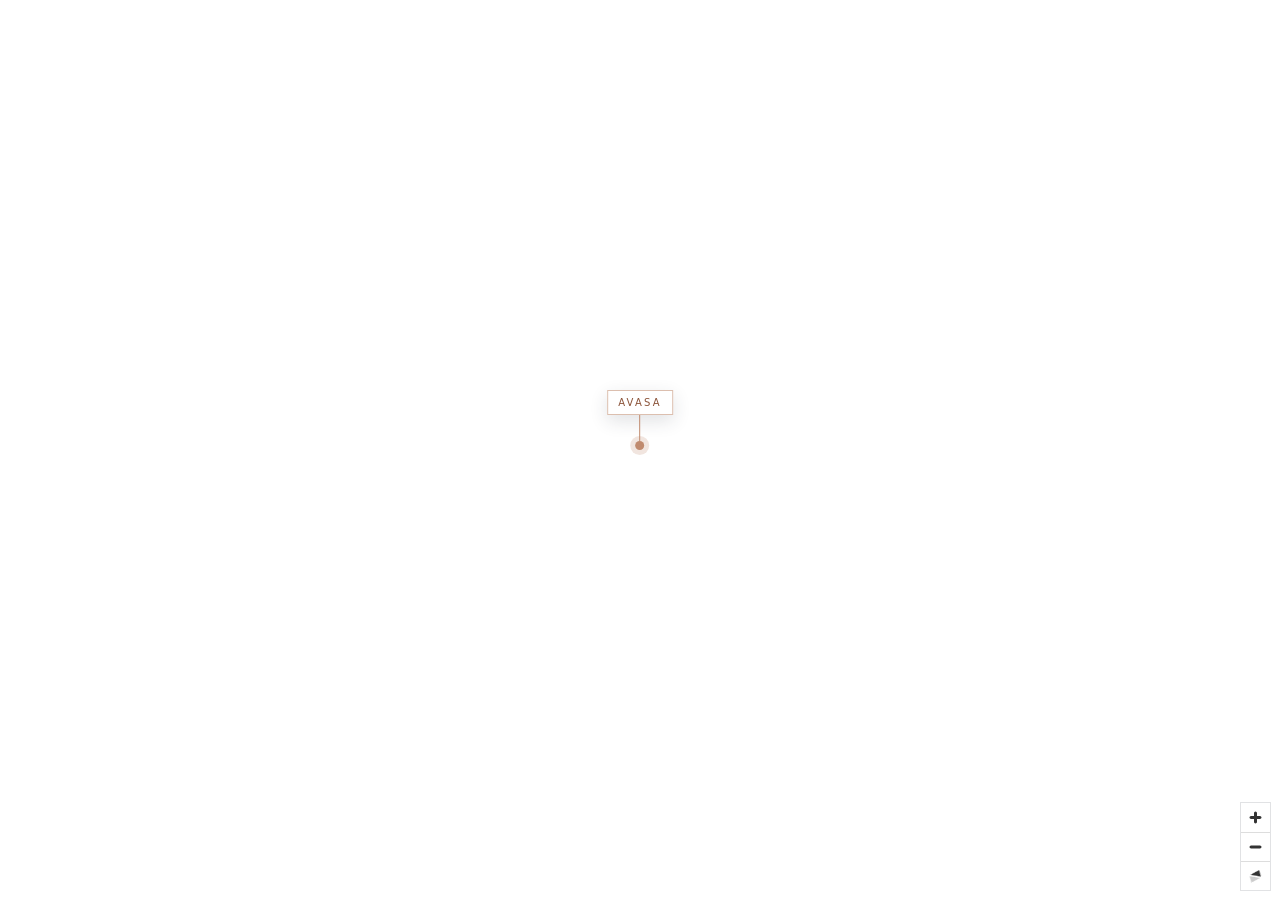
<file: map.html>
<!DOCTYPE html>
<html lang="en"><head>
<meta charset="utf-8">
<meta name="viewport" content="width=device-width, initial-scale=1">
<title>AVASA — Kandivali East</title>
<link rel="stylesheet" href="assets/vendor/maplibre-gl.css">
<style>
  html,body{margin:0;height:100%;overflow:hidden;background:#fff;font-family:Jost,system-ui,sans-serif}
  #map{position:absolute;inset:0}
  .maplibregl-ctrl-attrib{font:10px/1.3 Jost,system-ui,sans-serif !important;background:rgba(255,255,255,.72) !important}
  .maplibregl-ctrl-group{box-shadow:0 0 0 1px rgba(42,51,64,.14) !important;border-radius:0 !important}
  #pin{pointer-events:none;display:flex;flex-direction:column;align-items:center;gap:0}
  #pin .lab{font:500 10px Jost,system-ui,sans-serif;letter-spacing:.22em;text-transform:uppercase;color:#8A5238;background:#fff;border:1px solid rgba(192,138,110,.55);padding:6px 10px;white-space:nowrap;box-shadow:0 6px 18px rgba(42,51,64,.14)}
  #pin .stem{width:1px;height:26px;background:#C08A6E}
  #pin .dot{width:9px;height:9px;border-radius:50%;background:#C08A6E;box-shadow:0 0 0 5px rgba(192,138,110,.22)}
</style>
</head>
<body>
<div id="map"></div>
<div id="pin" style="display:none"><div class="lab">AVASA</div><div class="stem"></div><div class="dot"></div></div>
<script src="assets/vendor/maplibre-gl.js"></script>
<script>
var q = new URLSearchParams(location.search);
var lat = parseFloat(q.get('lat') || '19.196639'), lng = parseFloat(q.get('lng') || '72.873472');
var map = new maplibregl.Map({
  container: 'map',
  style: 'https://tiles.openfreemap.org/styles/liberty',
  center: [lng, lat],
  zoom: parseFloat(q.get('z') || '16.2'),
  pitch: 58,
  bearing: -18,
  antialias: true,
  attributionControl: { compact: true }
});
map.addControl(new maplibregl.NavigationControl({ visualizePitch: true }), 'bottom-right');
var pinEl = document.getElementById('pin');
pinEl.style.display = 'flex';
new maplibregl.Marker({ element: pinEl, anchor: 'bottom' }).setLngLat([lng, lat]).addTo(map);
map.on('load', function () {
  try { map.setPaintProperty('background', 'background-color', '#FFFFFF'); } catch (e) {}
  var layers = map.getStyle().layers || [];
  layers.forEach(function (l) {
    if (l.type === 'fill' && /^(building|landuse|landcover|park)/.test(l.id)) {
      try { map.setPaintProperty(l.id, 'fill-opacity', 0.55); } catch (e) {}
    }
    if (l.id === 'building-3d' || l.id === 'building-top') { try { map.removeLayer(l.id); } catch (e) {} }
  });
  var firstSymbol = (layers.find(function (l) { return l.type === 'symbol'; }) || {}).id;
  map.addLayer({
    id: 'avasa-buildings-3d',
    source: 'openmaptiles',
    'source-layer': 'building',
    type: 'fill-extrusion',
    minzoom: 13,
    paint: {
      'fill-extrusion-color': [
        'interpolate', ['linear'], ['coalesce', ['get', 'render_height'], 8],
        0, '#F3EEE7', 20, '#E7DFD4', 60, '#D9CEBF'
      ],
      'fill-extrusion-height': ['coalesce', ['get', 'render_height'], 8],
      'fill-extrusion-base': ['coalesce', ['get', 'render_min_height'], 0],
      'fill-extrusion-opacity': 0.92,
      'fill-extrusion-vertical-gradient': true
    }
  }, firstSymbol);
  map.addSource('avasa-site', { type: 'geojson', data: { type: 'Feature', geometry: { type: 'Point', coordinates: [lng, lat] } } });
  map.addLayer({
    id: 'avasa-site-glow', type: 'circle', source: 'avasa-site',
    paint: { 'circle-radius': ['interpolate', ['linear'], ['zoom'], 13, 10, 18, 42], 'circle-color': '#C08A6E', 'circle-opacity': 0.16, 'circle-blur': 0.6 }
  });
});
</script>

</body></html>
</file>
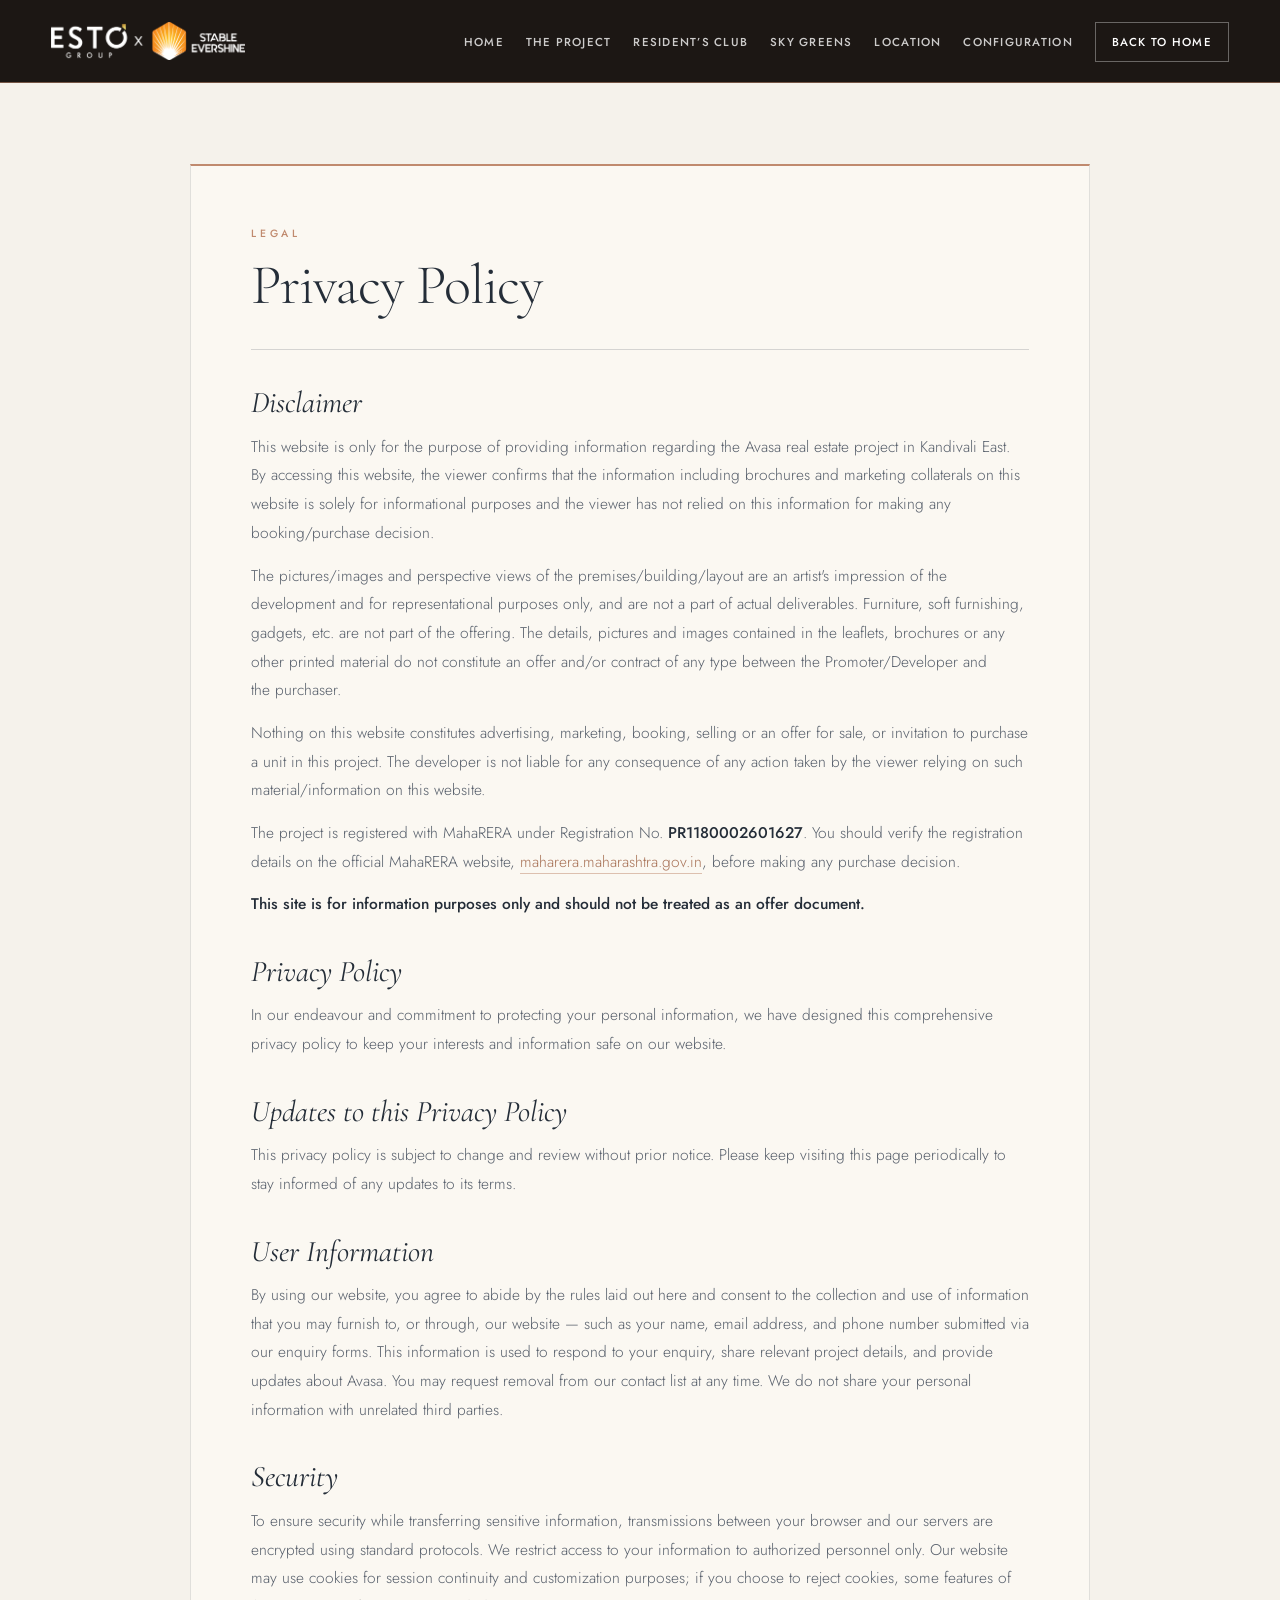
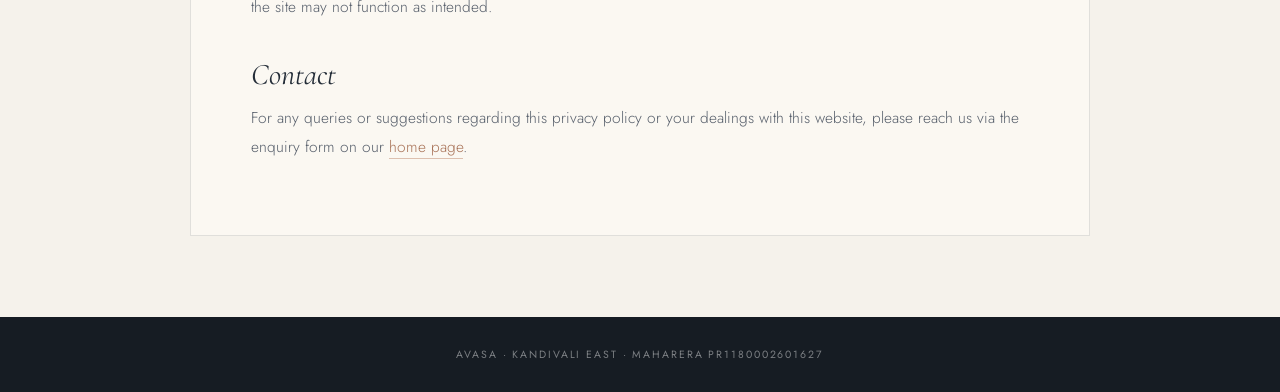
<file: privacy-policy.html>
<!DOCTYPE html>
<html lang="en">

<head>
  <meta charset="utf-8">
  <title>Privacy Policy | Avasa — 1 BHK Residences, Kandivali East</title>
  <meta name="viewport" content="width=device-width, initial-scale=1, viewport-fit=cover">
  <meta name="description" content="Privacy policy and website disclaimer for Avasa, 1 BHK residences in Kandivali East.">
  <link rel="stylesheet" href="assets/css/fonts.css">
  <link rel="stylesheet" href="assets/css/style.css">
  <style>
    .policy-nav{position:sticky;top:0;z-index:10;background:#1C1714;border-bottom:1px solid rgba(192,138,110,.55)}
    .policy-nav-in{max-width:1440px;margin:0 auto;height:82px;box-sizing:border-box;padding:0 clamp(20px,4vw,56px);display:flex;align-items:center;justify-content:space-between;gap:24px}
    .policy-nav img{height:38px;width:auto;max-width:44vw;object-fit:contain;display:block}
    .policy-nav ul{list-style:none;margin:0;padding:0;display:flex;align-items:center;gap:clamp(12px,1.7vw,34px)}
    .policy-nav .nav-link{white-space:nowrap;font:500 clamp(10.3px,.9vw,12.1px) Jost,sans-serif;letter-spacing:.11em;text-transform:uppercase;color:rgba(255,255,255,.78);padding-bottom:5px;border-bottom:1px solid transparent;transition:color .45s,border-color .45s}
    .policy-nav .nav-link:hover{color:#DCA985;border-bottom-color:#C08A6E}
    .policy-nav .nav-back{border:1px solid rgba(255,255,255,.34);padding:11px 16px;color:#fff}
    .policy-nav .nav-back:hover{background:#C08A6E;border-color:#C08A6E;color:#fff}
    .policy-wrap{background:#F5F2EB;padding:clamp(56px,9vh,110px) clamp(20px,5vw,72px)}
    .policy-card{max-width:900px;margin:0 auto;background:#FBF8F2;border:1px solid rgba(42,51,64,.12);border-top:2px solid #C08A6E;padding:clamp(28px,5vw,60px);box-sizing:border-box}
    .policy-card .lbl{margin:0;font:500 10.5px Jost,sans-serif;letter-spacing:.36em;text-transform:uppercase;color:#C08A6E}
    .policy-card h1{margin:16px 0 0;font-family:'Cormorant Garamond',Georgia,serif;font-weight:300;font-size:clamp(34px,4.4vw,58px);line-height:1;letter-spacing:-.018em;color:#242D38}
    .policy-card .rule{display:block;height:1px;background:rgba(42,51,64,.18);margin:clamp(24px,4vh,36px) 0}
    .policy-card h2{margin:clamp(28px,4vh,40px) 0 12px;font-family:'Cormorant Garamond',Georgia,serif;font-weight:400;font-style:italic;font-size:clamp(22px,2.4vw,30px);line-height:1.15;color:#242D38}
    .policy-card h2:first-of-type{margin-top:0}
    .policy-card p{margin:0 0 14px;font:300 15.5px/1.85 Jost,sans-serif;color:#575F6B;text-wrap:pretty}
    .policy-card strong{font-weight:500;color:#242D38}
    .policy-card a{color:#A87257;border-bottom:1px solid rgba(192,138,110,.5)}
    .policy-foot{background:#161C23;padding:30px clamp(20px,5vw,72px);text-align:center;font:400 10.5px Jost,sans-serif;letter-spacing:.18em;text-transform:uppercase;color:rgba(255,255,255,.44)}
    @media (max-width:960px){.policy-nav li.hide-sm{display:none}}
  </style>

  <link rel="icon" type="image/png" href="assets/images/favicon.png">
  <script defer>
    function getAllParams() {
      var vars = {};
      const url = new URL(window.location.href);
      for (let [key, value] of url.searchParams) {
        vars[key] = value;
      }
      return vars;
    }
    var queryParams = getAllParams();
  </script>

  <!-- Start Google Tag Manager -->
  <script>(function (w, d, s, l, i) {
      w[l] = w[l] || []; w[l].push({
        'gtm.start':
          new Date().getTime(), event: 'gtm.js'
      }); var f = d.getElementsByTagName(s)[0],
        j = d.createElement(s), dl = l != 'dataLayer' ? '&l=' + l : ''; j.async = true; j.src =
          'https://www.googletagmanager.com/gtm.js?id=' + i + dl; f.parentNode.insertBefore(j, f);
    })(window, document, 'script', 'dataLayer', 'GTM-TBJQHQ56');
  </script>
  <!-- End Google Tag Manager -->
</head>

<body>
  <!-- Google Tag Manager (noscript) -->
  <noscript><iframe src="https://www.googletagmanager.com/ns.html?id=GTM-TBJQHQ56" height="0" width="0"
      style="display:none;visibility:hidden"></iframe></noscript>
  <!-- End Google Tag Manager (noscript) -->

  <nav class="policy-nav">
    <div class="policy-nav-in">
      <a href="#top" onclick="scrollToSection('top'); return false;" class="nav-link" style="border:0;padding:0"><img
          src="assets/images/esto-stable-evershine-logo.png" alt="ESTO Group × Stable Evershine"></a>
      <ul id="nav-menu">
        <li class="nav-item hide-sm">
          <a href="#top" onclick="scrollToSection('top'); return false;" class="nav-link">Home</a>
        </li>
        <li class="nav-item hide-sm">
          <a href="#project" onclick="scrollToSection('project'); return false;" class="nav-link">The Project</a>
        </li>
        <li class="nav-item hide-sm">
          <a href="#club" onclick="scrollToSection('club'); return false;" class="nav-link">Resident’s Club</a>
        </li>
        <li class="nav-item hide-sm">
          <a href="#skygreens" onclick="scrollToSection('skygreens'); return false;" class="nav-link">Sky Greens</a>
        </li>
        <li class="nav-item hide-sm">
          <a href="#location" onclick="scrollToSection('location'); return false;" class="nav-link">Location</a>
        </li>
        <li class="nav-item hide-sm">
          <a href="#residences" onclick="scrollToSection('residences'); return false;" class="nav-link">Configuration</a>
        </li>
        <li class="nav-item">
          <a href="#top" onclick="scrollToSection('top'); return false;" class="nav-link nav-back">Back to Home</a>
        </li>
      </ul>
    </div>
  </nav>

  <main class="policy-wrap">
    <div class="policy-card">
      <p class="lbl">Legal</p>
      <h1>Privacy Policy</h1>
      <span class="rule"></span>

      <h2>Disclaimer</h2>
      <p>This website is only for the purpose of providing information regarding the Avasa real estate project in
        Kandivali East. By accessing this website, the viewer confirms that the information including brochures and
        marketing collaterals on this website is solely for informational purposes and the viewer has not relied on this
        information for making any booking/purchase decision.</p>
      <p>The pictures/images and perspective views of the premises/building/layout are an artist's impression of the
        development and for representational purposes only, and are not a part of actual deliverables. Furniture, soft
        furnishing, gadgets, etc. are not part of the offering. The details, pictures and images contained in the
        leaflets, brochures or any other printed material do not constitute an offer and/or contract of any type between
        the Promoter/Developer and the purchaser.</p>
      <p>Nothing on this website constitutes advertising, marketing, booking, selling or an offer for sale, or
        invitation to purchase a unit in this project. The developer is not liable for any consequence of any action
        taken by the viewer relying on such material/information on this website.</p>
      <p>The project is registered with MahaRERA under Registration No. <strong>PR1180002601627</strong>. You should
        verify the registration details on the official MahaRERA website, <a href="https://maharera.maharashtra.gov.in"
          target="_blank" rel="noopener">maharera.maharashtra.gov.in</a>, before making any purchase decision.</p>
      <p><strong>This site is for information purposes only and should not be treated as an offer document.</strong></p>

      <h2>Privacy Policy</h2>
      <p>In our endeavour and commitment to protecting your personal information, we have designed this comprehensive
        privacy policy to keep your interests and information safe on our website.</p>

      <h2>Updates to this Privacy Policy</h2>
      <p>This privacy policy is subject to change and review without prior notice. Please keep visiting this page
        periodically to stay informed of any updates to its terms.</p>

      <h2>User Information</h2>
      <p>By using our website, you agree to abide by the rules laid out here and consent to the collection and use of
        information that you may furnish to, or through, our website — such as your name, email address, and phone
        number submitted via our enquiry forms. This information is used to respond to your enquiry, share relevant
        project details, and provide updates about Avasa. You may request removal from our contact list at any time. We
        do not share your personal information with unrelated third parties.</p>

      <h2>Security</h2>
      <p>To ensure security while transferring sensitive information, transmissions between your browser and our servers
        are encrypted using standard protocols. We restrict access to your information to authorized personnel only. Our
        website may use cookies for session continuity and customization purposes; if you choose to reject cookies, some
        features of the site may not function as intended.</p>

      <h2>Contact</h2>
      <p>For any queries or suggestions regarding this privacy policy or your dealings with this website, please reach
        us via the enquiry form on our <a href="#enquire" onclick="scrollToSection('enquire'); return false;"
          class="nav-link">home page</a>.</p>
    </div>
  </main>

  <footer class="policy-foot">Avasa · Kandivali East · MahaRERA PR1180002601627</footer>

  <script>
    function scrollToSection(sectionId) {
      sessionStorage.setItem('scrollToSection', sectionId);
      var targetUrl = 'index.html';
      if (window.location.href.includes('?')) {
        targetUrl += '?' + window.location.href.slice(window.location.href.indexOf('?') + 1);
      }
      window.location.href = targetUrl;
    }
  </script>
</body>

</html>
</file>
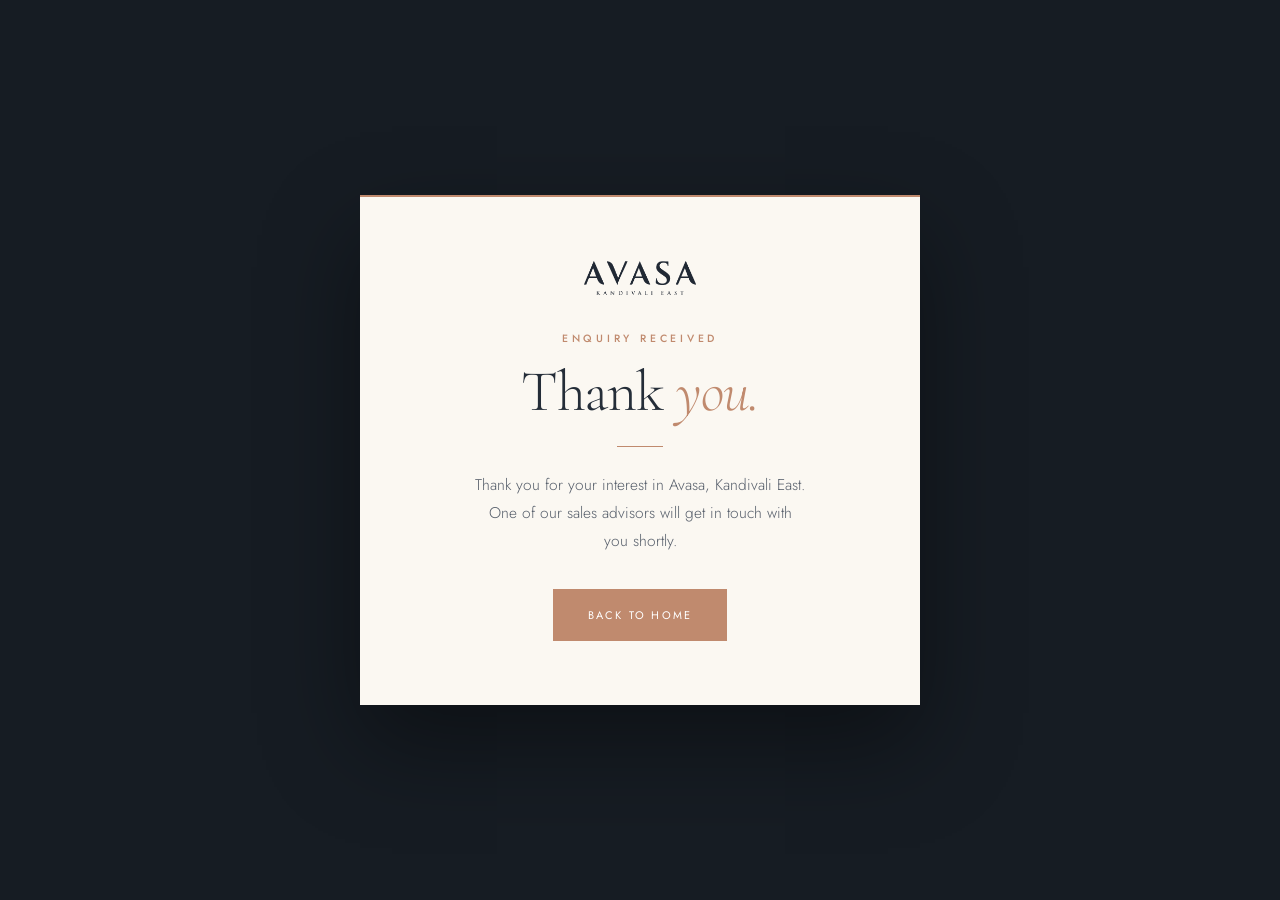
<file: thank-you.html>
<!DOCTYPE html>
<html lang="en">

<head>
  <meta charset="utf-8">
  <title>Thank You | Avasa — 1 BHK Residences, Kandivali East</title>
  <meta name="viewport" content="width=device-width, initial-scale=1, viewport-fit=cover">
  <meta name="robots" content="noindex, nofollow">
  <link rel="stylesheet" href="assets/css/fonts.css">
  <link rel="stylesheet" href="assets/css/style.css">
  <link rel="icon" type="image/png" href="assets/images/favicon.png">
  <style>
    body{min-height:100vh;min-height:100svh;box-sizing:border-box;display:flex;align-items:center;justify-content:center;background:#161C23;padding:24px;font-family:Jost,system-ui,sans-serif}
    .ty-card{width:100%;max-width:560px;box-sizing:border-box;background:#FBF8F2;border-top:2px solid #C08A6E;padding:clamp(40px,7vw,64px) clamp(26px,6vw,56px);text-align:center;box-shadow:0 40px 90px rgba(0,0,0,.4)}
    .ty-logo{display:block;height:34px;width:auto;margin:0 auto clamp(28px,4vh,40px)}
    .ty-lbl{margin:0;font:500 10.5px Jost,sans-serif;letter-spacing:.36em;text-transform:uppercase;color:#C08A6E}
    .ty-title{margin:16px 0 0;font-family:'Cormorant Garamond',Georgia,serif;font-weight:300;font-size:clamp(38px,6vw,58px);line-height:1.04;letter-spacing:-.02em;color:#242D38}
    .ty-title em{font-style:italic;color:#C08A6E}
    .ty-rule{display:block;width:46px;height:1px;background:#C08A6E;margin:24px auto}
    .ty-subtitle{margin:0 auto 34px;max-width:40ch;font:300 15.5px/1.8 Jost,sans-serif;color:#575F6B;text-wrap:pretty}
    .ty-btn{display:inline-block;border:1px solid #C08A6E;background:#C08A6E;color:#fff;font:400 11px Jost,sans-serif;letter-spacing:.2em;text-transform:uppercase;padding:17px 34px;transition:all .45s cubic-bezier(.22,1,.36,1)}
    .ty-btn:hover{background:#A87257;border-color:#A87257;color:#fff}
  </style>

  <script defer>
    function getAllParams() {
      var vars = {};
      const url = new URL(window.location.href);
      for (let [key, value] of url.searchParams) {
        vars[key] = value;
      }
      return vars;
    }
    var queryParams = getAllParams();
  </script>

  <!-- Start Google Tag Manager -->
  <script>(function (w, d, s, l, i) {
      w[l] = w[l] || []; w[l].push({
        'gtm.start':
          new Date().getTime(), event: 'gtm.js'
      }); var f = d.getElementsByTagName(s)[0],
        j = d.createElement(s), dl = l != 'dataLayer' ? '&l=' + l : ''; j.async = true; j.src =
          'https://www.googletagmanager.com/gtm.js?id=' + i + dl; f.parentNode.insertBefore(j, f);
    })(window, document, 'script', 'dataLayer', 'GTM-TBJQHQ56');
  </script>
  <!-- End Google Tag Manager -->
</head>

<body>
  <!-- Google Tag Manager (noscript) -->
  <noscript><iframe src="https://www.googletagmanager.com/ns.html?id=GTM-TBJQHQ56" height="0" width="0"
      style="display:none;visibility:hidden"></iframe></noscript>
  <!-- End Google Tag Manager (noscript) -->

  <div class="ty-card">
    <img src="assets/images/avasa-logo-dark.png" class="ty-logo" alt="AVASA">
    <p class="ty-lbl">Enquiry received</p>
    <h1 class="ty-title">Thank <em>you.</em></h1>
    <span class="ty-rule"></span>
    <p class="ty-subtitle">Thank you for your interest in Avasa, Kandivali East. One of our sales advisors will get in
      touch with you shortly.</p>
    <a href="index.html" class="ty-btn">Back to Home</a>
  </div>

  <script src="assets/js/jquery.min.js"></script>
  <script>
    $('a').one('click', function (e) {
      if (e.currentTarget.className != "nav-link") {
        e.preventDefault();
        if (window.location.href.indexOf('?') != -1) {
          this.href = this.href + "?" + window.location.href.slice(window.location.href.indexOf('?') + 1);
        }
        this.click();
      }
    });
  </script>
</body>

</html>
</file>
<file: assets/css/fonts.css>
/* cyrillic-ext */
@font-face {
  font-family: 'Cormorant Garamond';
  font-style: italic;
  font-weight: 300;
  font-display: swap;
  src: url("../fonts/cormorant-garamond-italic-cyrillic-ext.woff2") format('woff2');
  unicode-range: U+0460-052F, U+1C80-1C8A, U+20B4, U+2DE0-2DFF, U+A640-A69F, U+FE2E-FE2F;
}
/* cyrillic */
@font-face {
  font-family: 'Cormorant Garamond';
  font-style: italic;
  font-weight: 300;
  font-display: swap;
  src: url("../fonts/cormorant-garamond-italic-cyrillic.woff2") format('woff2');
  unicode-range: U+0301, U+0400-045F, U+0490-0491, U+04B0-04B1, U+2116;
}
/* vietnamese */
@font-face {
  font-family: 'Cormorant Garamond';
  font-style: italic;
  font-weight: 300;
  font-display: swap;
  src: url("../fonts/cormorant-garamond-italic-vietnamese.woff2") format('woff2');
  unicode-range: U+0102-0103, U+0110-0111, U+0128-0129, U+0168-0169, U+01A0-01A1, U+01AF-01B0, U+0300-0301, U+0303-0304, U+0308-0309, U+0323, U+0329, U+1EA0-1EF9, U+20AB;
}
/* latin-ext */
@font-face {
  font-family: 'Cormorant Garamond';
  font-style: italic;
  font-weight: 300;
  font-display: swap;
  src: url("../fonts/cormorant-garamond-italic-latin-ext.woff2") format('woff2');
  unicode-range: U+0100-02BA, U+02BD-02C5, U+02C7-02CC, U+02CE-02D7, U+02DD-02FF, U+0304, U+0308, U+0329, U+1D00-1DBF, U+1E00-1E9F, U+1EF2-1EFF, U+2020, U+20A0-20AB, U+20AD-20C0, U+2113, U+2C60-2C7F, U+A720-A7FF;
}
/* latin */
@font-face {
  font-family: 'Cormorant Garamond';
  font-style: italic;
  font-weight: 300;
  font-display: swap;
  src: url("../fonts/cormorant-garamond-italic-latin.woff2") format('woff2');
  unicode-range: U+0000-00FF, U+0131, U+0152-0153, U+02BB-02BC, U+02C6, U+02DA, U+02DC, U+0304, U+0308, U+0329, U+2000-206F, U+20AC, U+2122, U+2191, U+2193, U+2212, U+2215, U+FEFF, U+FFFD;
}
/* cyrillic-ext */
@font-face {
  font-family: 'Cormorant Garamond';
  font-style: italic;
  font-weight: 400;
  font-display: swap;
  src: url("../fonts/cormorant-garamond-italic-cyrillic-ext.woff2") format('woff2');
  unicode-range: U+0460-052F, U+1C80-1C8A, U+20B4, U+2DE0-2DFF, U+A640-A69F, U+FE2E-FE2F;
}
/* cyrillic */
@font-face {
  font-family: 'Cormorant Garamond';
  font-style: italic;
  font-weight: 400;
  font-display: swap;
  src: url("../fonts/cormorant-garamond-italic-cyrillic.woff2") format('woff2');
  unicode-range: U+0301, U+0400-045F, U+0490-0491, U+04B0-04B1, U+2116;
}
/* vietnamese */
@font-face {
  font-family: 'Cormorant Garamond';
  font-style: italic;
  font-weight: 400;
  font-display: swap;
  src: url("../fonts/cormorant-garamond-italic-vietnamese.woff2") format('woff2');
  unicode-range: U+0102-0103, U+0110-0111, U+0128-0129, U+0168-0169, U+01A0-01A1, U+01AF-01B0, U+0300-0301, U+0303-0304, U+0308-0309, U+0323, U+0329, U+1EA0-1EF9, U+20AB;
}
/* latin-ext */
@font-face {
  font-family: 'Cormorant Garamond';
  font-style: italic;
  font-weight: 400;
  font-display: swap;
  src: url("../fonts/cormorant-garamond-italic-latin-ext.woff2") format('woff2');
  unicode-range: U+0100-02BA, U+02BD-02C5, U+02C7-02CC, U+02CE-02D7, U+02DD-02FF, U+0304, U+0308, U+0329, U+1D00-1DBF, U+1E00-1E9F, U+1EF2-1EFF, U+2020, U+20A0-20AB, U+20AD-20C0, U+2113, U+2C60-2C7F, U+A720-A7FF;
}
/* latin */
@font-face {
  font-family: 'Cormorant Garamond';
  font-style: italic;
  font-weight: 400;
  font-display: swap;
  src: url("../fonts/cormorant-garamond-italic-latin.woff2") format('woff2');
  unicode-range: U+0000-00FF, U+0131, U+0152-0153, U+02BB-02BC, U+02C6, U+02DA, U+02DC, U+0304, U+0308, U+0329, U+2000-206F, U+20AC, U+2122, U+2191, U+2193, U+2212, U+2215, U+FEFF, U+FFFD;
}
/* cyrillic-ext */
@font-face {
  font-family: 'Cormorant Garamond';
  font-style: normal;
  font-weight: 300;
  font-display: swap;
  src: url("../fonts/cormorant-garamond-normal-cyrillic-ext.woff2") format('woff2');
  unicode-range: U+0460-052F, U+1C80-1C8A, U+20B4, U+2DE0-2DFF, U+A640-A69F, U+FE2E-FE2F;
}
/* cyrillic */
@font-face {
  font-family: 'Cormorant Garamond';
  font-style: normal;
  font-weight: 300;
  font-display: swap;
  src: url("../fonts/cormorant-garamond-normal-cyrillic.woff2") format('woff2');
  unicode-range: U+0301, U+0400-045F, U+0490-0491, U+04B0-04B1, U+2116;
}
/* vietnamese */
@font-face {
  font-family: 'Cormorant Garamond';
  font-style: normal;
  font-weight: 300;
  font-display: swap;
  src: url("../fonts/cormorant-garamond-normal-vietnamese.woff2") format('woff2');
  unicode-range: U+0102-0103, U+0110-0111, U+0128-0129, U+0168-0169, U+01A0-01A1, U+01AF-01B0, U+0300-0301, U+0303-0304, U+0308-0309, U+0323, U+0329, U+1EA0-1EF9, U+20AB;
}
/* latin-ext */
@font-face {
  font-family: 'Cormorant Garamond';
  font-style: normal;
  font-weight: 300;
  font-display: swap;
  src: url("../fonts/cormorant-garamond-normal-latin-ext.woff2") format('woff2');
  unicode-range: U+0100-02BA, U+02BD-02C5, U+02C7-02CC, U+02CE-02D7, U+02DD-02FF, U+0304, U+0308, U+0329, U+1D00-1DBF, U+1E00-1E9F, U+1EF2-1EFF, U+2020, U+20A0-20AB, U+20AD-20C0, U+2113, U+2C60-2C7F, U+A720-A7FF;
}
/* latin */
@font-face {
  font-family: 'Cormorant Garamond';
  font-style: normal;
  font-weight: 300;
  font-display: swap;
  src: url("../fonts/cormorant-garamond-normal-latin.woff2") format('woff2');
  unicode-range: U+0000-00FF, U+0131, U+0152-0153, U+02BB-02BC, U+02C6, U+02DA, U+02DC, U+0304, U+0308, U+0329, U+2000-206F, U+20AC, U+2122, U+2191, U+2193, U+2212, U+2215, U+FEFF, U+FFFD;
}
/* cyrillic-ext */
@font-face {
  font-family: 'Cormorant Garamond';
  font-style: normal;
  font-weight: 400;
  font-display: swap;
  src: url("../fonts/cormorant-garamond-normal-cyrillic-ext.woff2") format('woff2');
  unicode-range: U+0460-052F, U+1C80-1C8A, U+20B4, U+2DE0-2DFF, U+A640-A69F, U+FE2E-FE2F;
}
/* cyrillic */
@font-face {
  font-family: 'Cormorant Garamond';
  font-style: normal;
  font-weight: 400;
  font-display: swap;
  src: url("../fonts/cormorant-garamond-normal-cyrillic.woff2") format('woff2');
  unicode-range: U+0301, U+0400-045F, U+0490-0491, U+04B0-04B1, U+2116;
}
/* vietnamese */
@font-face {
  font-family: 'Cormorant Garamond';
  font-style: normal;
  font-weight: 400;
  font-display: swap;
  src: url("../fonts/cormorant-garamond-normal-vietnamese.woff2") format('woff2');
  unicode-range: U+0102-0103, U+0110-0111, U+0128-0129, U+0168-0169, U+01A0-01A1, U+01AF-01B0, U+0300-0301, U+0303-0304, U+0308-0309, U+0323, U+0329, U+1EA0-1EF9, U+20AB;
}
/* latin-ext */
@font-face {
  font-family: 'Cormorant Garamond';
  font-style: normal;
  font-weight: 400;
  font-display: swap;
  src: url("../fonts/cormorant-garamond-normal-latin-ext.woff2") format('woff2');
  unicode-range: U+0100-02BA, U+02BD-02C5, U+02C7-02CC, U+02CE-02D7, U+02DD-02FF, U+0304, U+0308, U+0329, U+1D00-1DBF, U+1E00-1E9F, U+1EF2-1EFF, U+2020, U+20A0-20AB, U+20AD-20C0, U+2113, U+2C60-2C7F, U+A720-A7FF;
}
/* latin */
@font-face {
  font-family: 'Cormorant Garamond';
  font-style: normal;
  font-weight: 400;
  font-display: swap;
  src: url("../fonts/cormorant-garamond-normal-latin.woff2") format('woff2');
  unicode-range: U+0000-00FF, U+0131, U+0152-0153, U+02BB-02BC, U+02C6, U+02DA, U+02DC, U+0304, U+0308, U+0329, U+2000-206F, U+20AC, U+2122, U+2191, U+2193, U+2212, U+2215, U+FEFF, U+FFFD;
}
/* cyrillic */
@font-face {
  font-family: 'Jost';
  font-style: normal;
  font-weight: 300;
  font-display: swap;
  src: url("../fonts/jost-normal-cyrillic.woff2") format('woff2');
  unicode-range: U+0301, U+0400-045F, U+0490-0491, U+04B0-04B1, U+2116;
}
/* latin-ext */
@font-face {
  font-family: 'Jost';
  font-style: normal;
  font-weight: 300;
  font-display: swap;
  src: url("../fonts/jost-normal-latin-ext.woff2") format('woff2');
  unicode-range: U+0100-02BA, U+02BD-02C5, U+02C7-02CC, U+02CE-02D7, U+02DD-02FF, U+0304, U+0308, U+0329, U+1D00-1DBF, U+1E00-1E9F, U+1EF2-1EFF, U+2020, U+20A0-20AB, U+20AD-20C0, U+2113, U+2C60-2C7F, U+A720-A7FF;
}
/* latin */
@font-face {
  font-family: 'Jost';
  font-style: normal;
  font-weight: 300;
  font-display: swap;
  src: url("../fonts/jost-normal-latin.woff2") format('woff2');
  unicode-range: U+0000-00FF, U+0131, U+0152-0153, U+02BB-02BC, U+02C6, U+02DA, U+02DC, U+0304, U+0308, U+0329, U+2000-206F, U+20AC, U+2122, U+2191, U+2193, U+2212, U+2215, U+FEFF, U+FFFD;
}
/* cyrillic */
@font-face {
  font-family: 'Jost';
  font-style: normal;
  font-weight: 400;
  font-display: swap;
  src: url("../fonts/jost-normal-cyrillic.woff2") format('woff2');
  unicode-range: U+0301, U+0400-045F, U+0490-0491, U+04B0-04B1, U+2116;
}
/* latin-ext */
@font-face {
  font-family: 'Jost';
  font-style: normal;
  font-weight: 400;
  font-display: swap;
  src: url("../fonts/jost-normal-latin-ext.woff2") format('woff2');
  unicode-range: U+0100-02BA, U+02BD-02C5, U+02C7-02CC, U+02CE-02D7, U+02DD-02FF, U+0304, U+0308, U+0329, U+1D00-1DBF, U+1E00-1E9F, U+1EF2-1EFF, U+2020, U+20A0-20AB, U+20AD-20C0, U+2113, U+2C60-2C7F, U+A720-A7FF;
}
/* latin */
@font-face {
  font-family: 'Jost';
  font-style: normal;
  font-weight: 400;
  font-display: swap;
  src: url("../fonts/jost-normal-latin.woff2") format('woff2');
  unicode-range: U+0000-00FF, U+0131, U+0152-0153, U+02BB-02BC, U+02C6, U+02DA, U+02DC, U+0304, U+0308, U+0329, U+2000-206F, U+20AC, U+2122, U+2191, U+2193, U+2212, U+2215, U+FEFF, U+FFFD;
}
/* cyrillic */
@font-face {
  font-family: 'Jost';
  font-style: normal;
  font-weight: 500;
  font-display: swap;
  src: url("../fonts/jost-normal-cyrillic.woff2") format('woff2');
  unicode-range: U+0301, U+0400-045F, U+0490-0491, U+04B0-04B1, U+2116;
}
/* latin-ext */
@font-face {
  font-family: 'Jost';
  font-style: normal;
  font-weight: 500;
  font-display: swap;
  src: url("../fonts/jost-normal-latin-ext.woff2") format('woff2');
  unicode-range: U+0100-02BA, U+02BD-02C5, U+02C7-02CC, U+02CE-02D7, U+02DD-02FF, U+0304, U+0308, U+0329, U+1D00-1DBF, U+1E00-1E9F, U+1EF2-1EFF, U+2020, U+20A0-20AB, U+20AD-20C0, U+2113, U+2C60-2C7F, U+A720-A7FF;
}
/* latin */
@font-face {
  font-family: 'Jost';
  font-style: normal;
  font-weight: 500;
  font-display: swap;
  src: url("../fonts/jost-normal-latin.woff2") format('woff2');
  unicode-range: U+0000-00FF, U+0131, U+0152-0153, U+02BB-02BC, U+02C6, U+02DA, U+02DC, U+0304, U+0308, U+0329, U+2000-206F, U+20AC, U+2122, U+2191, U+2193, U+2212, U+2215, U+FEFF, U+FFFD;
}
</file>
<file: assets/css/style.css>
/* Base styles */
html{overflow-x:clip;max-width:100%;scroll-behavior:smooth;scroll-padding-top:96px}
body{display:block;margin:0;overflow-x:clip;background:#F3EFE8;-webkit-font-smoothing:antialiased;font-variant-numeric:lining-nums tabular-nums;font-feature-settings:"lnum" 1,"tnum" 1}
a{color:inherit;text-decoration:none}
a:hover{color:#C08A6E}
input,textarea,button{font-family:inherit}
::selection{background:#C08A6E;color:#fff}
@keyframes rise{from{opacity:0;transform:translateY(30px)}to{opacity:1;transform:none}}
@keyframes riseSm{from{opacity:0;transform:translateY(14px)}to{opacity:1;transform:none}}
@keyframes lineX{from{transform:scaleX(0)}to{transform:scaleX(1)}}
@keyframes unmaskDown{from{-webkit-mask-position:0 100%;mask-position:0 100%}to{-webkit-mask-position:0 0;mask-position:0 0}}
[data-unmask]{-webkit-mask-image:linear-gradient(to bottom,#000 50%,transparent 50%);mask-image:linear-gradient(to bottom,#000 50%,transparent 50%);-webkit-mask-size:100% 200%;mask-size:100% 200%;-webkit-mask-repeat:no-repeat;mask-repeat:no-repeat;animation:unmaskDown 1.15s cubic-bezier(.22,1,.36,1) both;animation-timeline:view();animation-range:entry 4% cover 32%}
@keyframes expand{from{opacity:.5;clip-path:inset(13% 11% 13% 11%)}to{opacity:1;clip-path:inset(0 0 0 0)}}
@keyframes drift{from{transform:scale(1.1) translateY(-3.2%)}to{transform:scale(1.1) translateY(3.2%)}}
[data-par]{animation:expand 1s cubic-bezier(.22,1,.36,1) both,drift 1s linear both;animation-timeline:view(),view();animation-range:entry 0% cover 42%,cover 0% cover 100%}
@keyframes rise{from{opacity:0;transform:translateY(10px)}to{opacity:1;transform:none}}
@media (prefers-reduced-motion: reduce){*{animation:none !important;transition:none !important}}
@media (prefers-reduced-motion: reduce){[data-splash]{display:none !important}}
@media (max-width:960px){
[data-nav-links]{display:none !important}
[data-nav-burger]{display:flex !important}
[data-split]{grid-template-columns:1fr !important}
[data-g4]{grid-template-columns:repeat(2,1fr) !important}
[data-g3]{grid-template-columns:repeat(2,1fr) !important}
}
@media (min-width:961px){[data-nav-menu]{display:none !important}}
@media (max-width:700px){
[data-split2]{grid-template-columns:1fr !important}
[data-span]{grid-row:auto !important}
[data-g3]{grid-template-columns:1fr !important}
}
@media (max-width:440px){[data-g4]{grid-template-columns:1fr !important}}
@media (max-width:760px){
[data-cutaway]{overflow-x:auto;overflow-y:hidden;-webkit-overflow-scrolling:touch}
[data-cutaway-inner]{min-width:760px}
[data-cutaway-hint]{display:block !important}
[data-stage]{height:180svh !important}
[data-stage] [data-stage-cap]{font-size:22px !important}
[data-galpin]{height:auto !important}
[data-galsticky]{position:static !important;height:auto !important}
[data-galtrack]{flex-direction:column !important;transform:none !important;height:auto !important;gap:14px !important;padding:0 20px !important}
[data-galcell]{width:100% !important;height:auto !important;aspect-ratio:4/3 !important}
[data-galitem]{width:100% !important}
[data-tap]{min-height:44px !important;display:flex !important;align-items:center}
[data-tap-close]{width:44px !important;height:44px !important;display:flex !important;align-items:center;justify-content:center}
[data-hero-rail]{display:none !important}
}
@media (max-height:660px){
[data-hero-copy]{padding-bottom:22px !important}
[data-hero-rail]{display:none !important}
}

img,iframe{max-width:100%}
[data-disc]{flex:1 1 100%;min-width:0}
@media (max-width:960px){
[data-galpin]{height:auto !important}
[data-galsticky]{position:static !important;height:auto !important;max-height:none !important;display:block !important}
[data-galtrack]{flex-direction:column !important;transform:none !important;height:auto !important;gap:16px !important;padding:0 clamp(20px,5vw,32px) !important;will-change:auto !important}
[data-galcell]{width:100% !important;height:auto !important;aspect-ratio:4/3 !important}
[data-galitem]{width:100% !important}
}
@media (max-width:640px){
[data-plaque]{white-space:normal !important;text-align:center;max-width:15ch;letter-spacing:.16em !important;line-height:1.7}
[data-plaque-box]{padding:14px 18px !important;gap:9px !important}
[data-rera-dock]{top:auto !important;bottom:12px !important}
[data-tap]{min-height:44px !important}
[data-tap-close]{min-width:44px !important;min-height:44px !important}
}

@media (max-width:760px){
[data-hero-wash]{background:linear-gradient(to top,rgba(6,7,10,.94) 0%,rgba(6,7,10,.8) 26%,rgba(6,7,10,.34) 56%,rgba(6,7,10,0) 78%) !important}
[data-hero-img]{object-position:76% 14% !important}
}
@media (min-width:761px){
[data-hero-img]{object-position:82% 16% !important}
}
@media (max-width:700px){
[data-g2]{grid-template-columns:1fr !important}
}
@media (max-width:600px){
[data-nav-links]{display:none !important}
section{padding-left:20px !important;padding-right:20px !important}
section[data-screen-label="01 Home"]{padding-left:0 !important;padding-right:0 !important}
[data-split],[data-split2],[data-g2],[data-g3],[data-g4]{grid-template-columns:1fr !important;gap:22px !important}
[data-map-frame]{height:380px !important}
}
@media (max-width:400px){
[data-plaque-box]{padding:12px 14px !important}
}
@keyframes splashOut{0%,58%{opacity:1;visibility:visible}100%{opacity:0;visibility:hidden}}
@keyframes splashMark{0%{opacity:0;transform:translateY(8px)}40%{opacity:1;transform:none}100%{opacity:1;transform:none}}
@keyframes splashLine{0%{transform:scaleX(0)}100%{transform:scaleX(1)}}
[data-scroller]::-webkit-scrollbar{display:none}
[data-scroller]{scrollbar-width:none;-ms-overflow-style:none}
@media (max-width:760px){[data-carousel-arrow]{width:44px !important;height:44px !important}}

[data-if][hidden]{display:none !important}
[data-if]{display:contents}

/* Hover states */
.hv1:hover,[data-nav-links] a.nav-link:hover{color:#DCA985 !important;border-bottom-color:#C08A6E !important;letter-spacing:.15em !important}
.hv2:hover{background:#C08A6E !important;border-color:#C08A6E !important}
.hv3:hover{background:rgba(192,138,110,.12) !important;padding-left:clamp(10px,1.2vw,16px) !important}
.hv4:hover{transform:scale(1.03) !important}
.hv5:hover{background:rgba(192,138,110,.85) !important;border-color:rgba(192,138,110,.9) !important}
.hv6:hover{transform:scale(1.05) !important}
.hv7:hover{border-color:rgba(192,138,110,.46) !important;box-shadow:0 18px 50px -30px rgba(42,51,64,.35) !important}
.hv8:hover{filter:blur(3.4px) saturate(.98) !important;transform:scale(1.03) !important}
.hv9:hover{background:#A87257 !important;border-color:#A87257 !important}
.hv10:hover{color:#fff !important}
.hv11:hover{border-color:rgba(33,41,52,.42) !important}
.hv12:hover{color:#212934 !important}

/* Lead forms (modal = drawer, side = pop-up, banner = enquire section) */
.lead-form{display:flex;flex-direction:column;gap:22px;margin-top:28px}
.lead-form .form-group{position:relative;min-width:0}
.lead-label{display:block;margin-bottom:9px;font:400 10px Jost,sans-serif;letter-spacing:.2em;text-transform:uppercase;color:rgba(255,255,255,.45)}
.lead-form .form-control{width:100%;box-sizing:border-box;background:transparent;border:0;border-bottom:1px solid rgba(255,255,255,.24);border-radius:0;color:#fff;font:300 16px Jost,sans-serif;padding:10px 0;outline:none}
.lead-form .form-control:focus{border-bottom-color:#C08A6E}
.lead-form .form-control::placeholder{color:rgba(255,255,255,.36)}
.lead-form .form-control:disabled{color:rgba(255,255,255,.6)}
.lead-form .form-control:disabled::placeholder{color:rgba(255,255,255,.6)}
.lead-form textarea.form-control{min-height:64px;resize:none;line-height:1.6}
.lead-phone{display:flex;gap:12px}
.lead-phone .form-control:first-child{flex:0 0 46px}
.error-modal{display:none;margin-top:7px;font:300 12px/1.5 Jost,sans-serif;color:#E4A48C}
.lead-terms{display:flex;align-items: center;gap:10px}
.lead-terms input[type=checkbox]{flex:0 0 auto;width:15px;height:15px;margin:2px 0 0;accent-color:#C08A6E;cursor:pointer}
.terms-and-condition-block{position:relative;width:100%}
.condition-label{font:300 13px Jost,sans-serif;color:rgba(255,255,255,.6);cursor:pointer}
.check-box{position:absolute;left:0;right:0;top:calc(100% + 8px);z-index:3;padding:10px 12px;background:#0F141A;border:1px solid rgba(192,138,110,.4);font:300 12px/1.6 Jost,sans-serif;color:rgba(255,255,255,.75)}
.condition-label:hover ~ .check-box{display:block !important}
.lead-buttons{display:flex;flex-direction:column}
.lead-submit{width:100%;min-height:48px;border:1px solid #C08A6E;background:#C08A6E;color:#fff;font:400 11px Jost,sans-serif;letter-spacing:.2em;text-transform:uppercase;padding:17px;cursor:pointer;transition:all .45s cubic-bezier(.22,1,.36,1)}
.lead-submit:not(:disabled):hover{background:#A87257;border-color:#A87257}
.d-none{display:none}
button:disabled {
    opacity: .5;
    cursor: not-allowed;
}

.lead-form--light .lead-label{color:#8A9099}
.lead-form--light .form-control{color:#242D38;border-bottom-color:rgba(42,51,64,.24)}
.lead-form--light .form-control::placeholder{color:#A8A093}
.lead-form--light .form-control:disabled,.lead-form--light .form-control:disabled::placeholder{color:#6E7480}
.lead-form--light .condition-label{color:#6E7480}
.lead-form--light .error-modal{color:#B4533A}
.lead-form--light .check-box{background:#fff;border-color:rgba(192,138,110,.4);color:#575F6B;box-shadow:0 18px 40px -24px rgba(42,51,64,.4)}
.banner-fields{display:grid;grid-template-columns:repeat(3,minmax(0,1fr));gap:22px clamp(20px,3vw,40px)}
.banner-actions{display:flex;flex-wrap:wrap;align-items:center;justify-content:space-between;gap:18px 30px}
.banner-actions .lead-terms{flex:1 1 280px;max-width:420px}
.banner-actions .lead-buttons{flex:0 1 280px}
@media (max-width:760px){
.banner-fields{grid-template-columns:1fr}
.banner-actions .lead-buttons{flex:1 1 100%}
}
.lead-form .form-control.error{border-bottom-color:#E4A48C}
.lead-form--light .form-control.error{border-bottom-color:#B4533A}
@media (min-width:961px){[data-banner-form]{display:none !important}}
</file>
<file: assets/vendor/maplibre-gl.css>
.maplibregl-map{font:12px/20px Helvetica Neue,Arial,Helvetica,sans-serif;overflow:hidden;position:relative;-webkit-tap-highlight-color:rgb(0 0 0/0)}.maplibregl-canvas{left:0;position:absolute;top:0}.maplibregl-map:fullscreen{height:100%;width:100%}.maplibregl-ctrl-group button.maplibregl-ctrl-compass{touch-action:none}.maplibregl-canvas-container.maplibregl-interactive,.maplibregl-ctrl-group button.maplibregl-ctrl-compass{cursor:grab;-webkit-user-select:none;-moz-user-select:none;user-select:none}.maplibregl-canvas-container.maplibregl-interactive.maplibregl-track-pointer{cursor:pointer}.maplibregl-canvas-container.maplibregl-interactive:active,.maplibregl-ctrl-group button.maplibregl-ctrl-compass:active{cursor:grabbing}.maplibregl-canvas-container.maplibregl-touch-zoom-rotate,.maplibregl-canvas-container.maplibregl-touch-zoom-rotate .maplibregl-canvas{touch-action:pan-x pan-y}.maplibregl-canvas-container.maplibregl-touch-drag-pan,.maplibregl-canvas-container.maplibregl-touch-drag-pan .maplibregl-canvas{touch-action:pinch-zoom}.maplibregl-canvas-container.maplibregl-touch-zoom-rotate.maplibregl-touch-drag-pan,.maplibregl-canvas-container.maplibregl-touch-zoom-rotate.maplibregl-touch-drag-pan .maplibregl-canvas{touch-action:none}.maplibregl-canvas-container.maplibregl-touch-drag-pan.maplibregl-cooperative-gestures,.maplibregl-canvas-container.maplibregl-touch-drag-pan.maplibregl-cooperative-gestures .maplibregl-canvas{touch-action:pan-x pan-y}.maplibregl-ctrl-bottom-left,.maplibregl-ctrl-bottom-right,.maplibregl-ctrl-top-left,.maplibregl-ctrl-top-right{pointer-events:none;position:absolute;z-index:2}.maplibregl-ctrl-top-left{left:0;top:0}.maplibregl-ctrl-top-right{right:0;top:0}.maplibregl-ctrl-bottom-left{bottom:0;left:0}.maplibregl-ctrl-bottom-right{bottom:0;right:0}.maplibregl-ctrl{clear:both;pointer-events:auto;transform:translate(0)}.maplibregl-ctrl-top-left .maplibregl-ctrl{float:left;margin:10px 0 0 10px}.maplibregl-ctrl-top-right .maplibregl-ctrl{float:right;margin:10px 10px 0 0}.maplibregl-ctrl-bottom-left .maplibregl-ctrl{float:left;margin:0 0 10px 10px}.maplibregl-ctrl-bottom-right .maplibregl-ctrl{float:right;margin:0 10px 10px 0}.maplibregl-ctrl-group{background:#fff;border-radius:4px}.maplibregl-ctrl-group:not(:empty){box-shadow:0 0 0 2px rgba(0,0,0,.1)}@media (forced-colors:active){.maplibregl-ctrl-group:not(:empty){box-shadow:0 0 0 2px ButtonText}}.maplibregl-ctrl-group button{background-color:transparent;border:0;box-sizing:border-box;cursor:pointer;display:block;height:29px;outline:none;padding:0;width:29px}.maplibregl-ctrl-group button+button{border-top:1px solid #ddd}.maplibregl-ctrl button .maplibregl-ctrl-icon{background-position:50%;background-repeat:no-repeat;display:block;height:100%;width:100%}@media (forced-colors:active){.maplibregl-ctrl-icon{background-color:transparent}.maplibregl-ctrl-group button+button{border-top:1px solid ButtonText}}.maplibregl-ctrl button::-moz-focus-inner{border:0;padding:0}.maplibregl-ctrl-attrib-button:focus,.maplibregl-ctrl-group button:focus{box-shadow:0 0 2px 2px #0096ff}.maplibregl-ctrl button:disabled{cursor:not-allowed}.maplibregl-ctrl button:disabled .maplibregl-ctrl-icon{opacity:.25}.maplibregl-ctrl button:not(:disabled):hover{background-color:rgb(0 0 0/5%)}.maplibregl-ctrl-group button:focus:focus-visible{box-shadow:0 0 2px 2px #0096ff}.maplibregl-ctrl-group button:focus:not(:focus-visible){box-shadow:none}.maplibregl-ctrl-group button:focus:first-child{border-radius:4px 4px 0 0}.maplibregl-ctrl-group button:focus:last-child{border-radius:0 0 4px 4px}.maplibregl-ctrl-group button:focus:only-child{border-radius:inherit}.maplibregl-ctrl button.maplibregl-ctrl-zoom-out .maplibregl-ctrl-icon{background-image:url("data:image/svg+xml;charset=utf-8,%3Csvg xmlns='http://www.w3.org/2000/svg' width='29' height='29' fill='%23333' viewBox='0 0 29 29'%3E%3Cpath d='M10 13c-.75 0-1.5.75-1.5 1.5S9.25 16 10 16h9c.75 0 1.5-.75 1.5-1.5S19.75 13 19 13z'/%3E%3C/svg%3E")}.maplibregl-ctrl button.maplibregl-ctrl-zoom-in .maplibregl-ctrl-icon{background-image:url("data:image/svg+xml;charset=utf-8,%3Csvg xmlns='http://www.w3.org/2000/svg' width='29' height='29' fill='%23333' viewBox='0 0 29 29'%3E%3Cpath d='M14.5 8.5c-.75 0-1.5.75-1.5 1.5v3h-3c-.75 0-1.5.75-1.5 1.5S9.25 16 10 16h3v3c0 .75.75 1.5 1.5 1.5S16 19.75 16 19v-3h3c.75 0 1.5-.75 1.5-1.5S19.75 13 19 13h-3v-3c0-.75-.75-1.5-1.5-1.5'/%3E%3C/svg%3E")}@media (forced-colors:active){.maplibregl-ctrl button.maplibregl-ctrl-zoom-out .maplibregl-ctrl-icon{background-image:url("data:image/svg+xml;charset=utf-8,%3Csvg xmlns='http://www.w3.org/2000/svg' width='29' height='29' fill='%23fff' viewBox='0 0 29 29'%3E%3Cpath d='M10 13c-.75 0-1.5.75-1.5 1.5S9.25 16 10 16h9c.75 0 1.5-.75 1.5-1.5S19.75 13 19 13z'/%3E%3C/svg%3E")}.maplibregl-ctrl button.maplibregl-ctrl-zoom-in .maplibregl-ctrl-icon{background-image:url("data:image/svg+xml;charset=utf-8,%3Csvg xmlns='http://www.w3.org/2000/svg' width='29' height='29' fill='%23fff' viewBox='0 0 29 29'%3E%3Cpath d='M14.5 8.5c-.75 0-1.5.75-1.5 1.5v3h-3c-.75 0-1.5.75-1.5 1.5S9.25 16 10 16h3v3c0 .75.75 1.5 1.5 1.5S16 19.75 16 19v-3h3c.75 0 1.5-.75 1.5-1.5S19.75 13 19 13h-3v-3c0-.75-.75-1.5-1.5-1.5'/%3E%3C/svg%3E")}}@media (forced-colors:active) and (prefers-color-scheme:light){.maplibregl-ctrl button.maplibregl-ctrl-zoom-out .maplibregl-ctrl-icon{background-image:url("data:image/svg+xml;charset=utf-8,%3Csvg xmlns='http://www.w3.org/2000/svg' width='29' height='29' viewBox='0 0 29 29'%3E%3Cpath d='M10 13c-.75 0-1.5.75-1.5 1.5S9.25 16 10 16h9c.75 0 1.5-.75 1.5-1.5S19.75 13 19 13z'/%3E%3C/svg%3E")}.maplibregl-ctrl button.maplibregl-ctrl-zoom-in .maplibregl-ctrl-icon{background-image:url("data:image/svg+xml;charset=utf-8,%3Csvg xmlns='http://www.w3.org/2000/svg' width='29' height='29' viewBox='0 0 29 29'%3E%3Cpath d='M14.5 8.5c-.75 0-1.5.75-1.5 1.5v3h-3c-.75 0-1.5.75-1.5 1.5S9.25 16 10 16h3v3c0 .75.75 1.5 1.5 1.5S16 19.75 16 19v-3h3c.75 0 1.5-.75 1.5-1.5S19.75 13 19 13h-3v-3c0-.75-.75-1.5-1.5-1.5'/%3E%3C/svg%3E")}}.maplibregl-ctrl button.maplibregl-ctrl-fullscreen .maplibregl-ctrl-icon{background-image:url("data:image/svg+xml;charset=utf-8,%3Csvg xmlns='http://www.w3.org/2000/svg' width='29' height='29' fill='%23333' viewBox='0 0 29 29'%3E%3Cpath d='M24 16v5.5c0 1.75-.75 2.5-2.5 2.5H16v-1l3-1.5-4-5.5 1-1 5.5 4 1.5-3zM6 16l1.5 3 5.5-4 1 1-4 5.5 3 1.5v1H7.5C5.75 24 5 23.25 5 21.5V16zm7-11v1l-3 1.5 4 5.5-1 1-5.5-4L6 13H5V7.5C5 5.75 5.75 5 7.5 5zm11 2.5c0-1.75-.75-2.5-2.5-2.5H16v1l3 1.5-4 5.5 1 1 5.5-4 1.5 3h1z'/%3E%3C/svg%3E")}.maplibregl-ctrl button.maplibregl-ctrl-shrink .maplibregl-ctrl-icon{background-image:url("data:image/svg+xml;charset=utf-8,%3Csvg xmlns='http://www.w3.org/2000/svg' width='29' height='29' viewBox='0 0 29 29'%3E%3Cpath d='M18.5 16c-1.75 0-2.5.75-2.5 2.5V24h1l1.5-3 5.5 4 1-1-4-5.5 3-1.5v-1zM13 18.5c0-1.75-.75-2.5-2.5-2.5H5v1l3 1.5L4 24l1 1 5.5-4 1.5 3h1zm3-8c0 1.75.75 2.5 2.5 2.5H24v-1l-3-1.5L25 5l-1-1-5.5 4L17 5h-1zM10.5 13c1.75 0 2.5-.75 2.5-2.5V5h-1l-1.5 3L5 4 4 5l4 5.5L5 12v1z'/%3E%3C/svg%3E")}@media (forced-colors:active){.maplibregl-ctrl button.maplibregl-ctrl-fullscreen .maplibregl-ctrl-icon{background-image:url("data:image/svg+xml;charset=utf-8,%3Csvg xmlns='http://www.w3.org/2000/svg' width='29' height='29' fill='%23fff' viewBox='0 0 29 29'%3E%3Cpath d='M24 16v5.5c0 1.75-.75 2.5-2.5 2.5H16v-1l3-1.5-4-5.5 1-1 5.5 4 1.5-3zM6 16l1.5 3 5.5-4 1 1-4 5.5 3 1.5v1H7.5C5.75 24 5 23.25 5 21.5V16zm7-11v1l-3 1.5 4 5.5-1 1-5.5-4L6 13H5V7.5C5 5.75 5.75 5 7.5 5zm11 2.5c0-1.75-.75-2.5-2.5-2.5H16v1l3 1.5-4 5.5 1 1 5.5-4 1.5 3h1z'/%3E%3C/svg%3E")}.maplibregl-ctrl button.maplibregl-ctrl-shrink .maplibregl-ctrl-icon{background-image:url("data:image/svg+xml;charset=utf-8,%3Csvg xmlns='http://www.w3.org/2000/svg' width='29' height='29' fill='%23fff' viewBox='0 0 29 29'%3E%3Cpath d='M18.5 16c-1.75 0-2.5.75-2.5 2.5V24h1l1.5-3 5.5 4 1-1-4-5.5 3-1.5v-1zM13 18.5c0-1.75-.75-2.5-2.5-2.5H5v1l3 1.5L4 24l1 1 5.5-4 1.5 3h1zm3-8c0 1.75.75 2.5 2.5 2.5H24v-1l-3-1.5L25 5l-1-1-5.5 4L17 5h-1zM10.5 13c1.75 0 2.5-.75 2.5-2.5V5h-1l-1.5 3L5 4 4 5l4 5.5L5 12v1z'/%3E%3C/svg%3E")}}@media (forced-colors:active) and (prefers-color-scheme:light){.maplibregl-ctrl button.maplibregl-ctrl-fullscreen .maplibregl-ctrl-icon{background-image:url("data:image/svg+xml;charset=utf-8,%3Csvg xmlns='http://www.w3.org/2000/svg' width='29' height='29' viewBox='0 0 29 29'%3E%3Cpath d='M24 16v5.5c0 1.75-.75 2.5-2.5 2.5H16v-1l3-1.5-4-5.5 1-1 5.5 4 1.5-3zM6 16l1.5 3 5.5-4 1 1-4 5.5 3 1.5v1H7.5C5.75 24 5 23.25 5 21.5V16zm7-11v1l-3 1.5 4 5.5-1 1-5.5-4L6 13H5V7.5C5 5.75 5.75 5 7.5 5zm11 2.5c0-1.75-.75-2.5-2.5-2.5H16v1l3 1.5-4 5.5 1 1 5.5-4 1.5 3h1z'/%3E%3C/svg%3E")}.maplibregl-ctrl button.maplibregl-ctrl-shrink .maplibregl-ctrl-icon{background-image:url("data:image/svg+xml;charset=utf-8,%3Csvg xmlns='http://www.w3.org/2000/svg' width='29' height='29' viewBox='0 0 29 29'%3E%3Cpath d='M18.5 16c-1.75 0-2.5.75-2.5 2.5V24h1l1.5-3 5.5 4 1-1-4-5.5 3-1.5v-1zM13 18.5c0-1.75-.75-2.5-2.5-2.5H5v1l3 1.5L4 24l1 1 5.5-4 1.5 3h1zm3-8c0 1.75.75 2.5 2.5 2.5H24v-1l-3-1.5L25 5l-1-1-5.5 4L17 5h-1zM10.5 13c1.75 0 2.5-.75 2.5-2.5V5h-1l-1.5 3L5 4 4 5l4 5.5L5 12v1z'/%3E%3C/svg%3E")}}.maplibregl-ctrl button.maplibregl-ctrl-compass .maplibregl-ctrl-icon{background-image:url("data:image/svg+xml;charset=utf-8,%3Csvg xmlns='http://www.w3.org/2000/svg' width='29' height='29' fill='%23333' viewBox='0 0 29 29'%3E%3Cpath d='m10.5 14 4-8 4 8z'/%3E%3Cpath fill='%23ccc' d='m10.5 16 4 8 4-8z'/%3E%3C/svg%3E")}@media (forced-colors:active){.maplibregl-ctrl button.maplibregl-ctrl-compass .maplibregl-ctrl-icon{background-image:url("data:image/svg+xml;charset=utf-8,%3Csvg xmlns='http://www.w3.org/2000/svg' width='29' height='29' fill='%23fff' viewBox='0 0 29 29'%3E%3Cpath d='m10.5 14 4-8 4 8z'/%3E%3Cpath fill='%23ccc' d='m10.5 16 4 8 4-8z'/%3E%3C/svg%3E")}}@media (forced-colors:active) and (prefers-color-scheme:light){.maplibregl-ctrl button.maplibregl-ctrl-compass .maplibregl-ctrl-icon{background-image:url("data:image/svg+xml;charset=utf-8,%3Csvg xmlns='http://www.w3.org/2000/svg' width='29' height='29' viewBox='0 0 29 29'%3E%3Cpath d='m10.5 14 4-8 4 8z'/%3E%3Cpath fill='%23ccc' d='m10.5 16 4 8 4-8z'/%3E%3C/svg%3E")}}.maplibregl-ctrl button.maplibregl-ctrl-terrain .maplibregl-ctrl-icon{background-image:url("data:image/svg+xml;charset=utf-8,%3Csvg xmlns='http://www.w3.org/2000/svg' width='22' height='22' fill='%23333' viewBox='0 0 22 22'%3E%3Cpath d='m1.754 13.406 4.453-4.851 3.09 3.09 3.281 3.277.969-.969-3.309-3.312 3.844-4.121 6.148 6.886h1.082v-.855l-7.207-8.07-4.84 5.187L6.169 6.57l-5.48 5.965v.871ZM.688 16.844h20.625v1.375H.688Zm0 0'/%3E%3C/svg%3E")}.maplibregl-ctrl button.maplibregl-ctrl-terrain-enabled .maplibregl-ctrl-icon{background-image:url("data:image/svg+xml;charset=utf-8,%3Csvg xmlns='http://www.w3.org/2000/svg' width='22' height='22' fill='%2333b5e5' viewBox='0 0 22 22'%3E%3Cpath d='m1.754 13.406 4.453-4.851 3.09 3.09 3.281 3.277.969-.969-3.309-3.312 3.844-4.121 6.148 6.886h1.082v-.855l-7.207-8.07-4.84 5.187L6.169 6.57l-5.48 5.965v.871ZM.688 16.844h20.625v1.375H.688Zm0 0'/%3E%3C/svg%3E")}.maplibregl-ctrl button.maplibregl-ctrl-geolocate .maplibregl-ctrl-icon{background-image:url("data:image/svg+xml;charset=utf-8,%3Csvg xmlns='http://www.w3.org/2000/svg' width='29' height='29' fill='%23333' viewBox='0 0 20 20'%3E%3Cpath d='M10 4C9 4 9 5 9 5v.1A5 5 0 0 0 5.1 9H5s-1 0-1 1 1 1 1 1h.1A5 5 0 0 0 9 14.9v.1s0 1 1 1 1-1 1-1v-.1a5 5 0 0 0 3.9-3.9h.1s1 0 1-1-1-1-1-1h-.1A5 5 0 0 0 11 5.1V5s0-1-1-1m0 2.5a3.5 3.5 0 1 1 0 7 3.5 3.5 0 1 1 0-7'/%3E%3Ccircle cx='10' cy='10' r='2'/%3E%3C/svg%3E")}.maplibregl-ctrl button.maplibregl-ctrl-geolocate:disabled .maplibregl-ctrl-icon{background-image:url("data:image/svg+xml;charset=utf-8,%3Csvg xmlns='http://www.w3.org/2000/svg' width='29' height='29' fill='%23aaa' viewBox='0 0 20 20'%3E%3Cpath d='M10 4C9 4 9 5 9 5v.1A5 5 0 0 0 5.1 9H5s-1 0-1 1 1 1 1 1h.1A5 5 0 0 0 9 14.9v.1s0 1 1 1 1-1 1-1v-.1a5 5 0 0 0 3.9-3.9h.1s1 0 1-1-1-1-1-1h-.1A5 5 0 0 0 11 5.1V5s0-1-1-1m0 2.5a3.5 3.5 0 1 1 0 7 3.5 3.5 0 1 1 0-7'/%3E%3Ccircle cx='10' cy='10' r='2'/%3E%3Cpath fill='red' d='m14 5 1 1-9 9-1-1z'/%3E%3C/svg%3E")}.maplibregl-ctrl button.maplibregl-ctrl-geolocate.maplibregl-ctrl-geolocate-active .maplibregl-ctrl-icon{background-image:url("data:image/svg+xml;charset=utf-8,%3Csvg xmlns='http://www.w3.org/2000/svg' width='29' height='29' fill='%2333b5e5' viewBox='0 0 20 20'%3E%3Cpath d='M10 4C9 4 9 5 9 5v.1A5 5 0 0 0 5.1 9H5s-1 0-1 1 1 1 1 1h.1A5 5 0 0 0 9 14.9v.1s0 1 1 1 1-1 1-1v-.1a5 5 0 0 0 3.9-3.9h.1s1 0 1-1-1-1-1-1h-.1A5 5 0 0 0 11 5.1V5s0-1-1-1m0 2.5a3.5 3.5 0 1 1 0 7 3.5 3.5 0 1 1 0-7'/%3E%3Ccircle cx='10' cy='10' r='2'/%3E%3C/svg%3E")}.maplibregl-ctrl button.maplibregl-ctrl-geolocate.maplibregl-ctrl-geolocate-active-error .maplibregl-ctrl-icon{background-image:url("data:image/svg+xml;charset=utf-8,%3Csvg xmlns='http://www.w3.org/2000/svg' width='29' height='29' fill='%23e58978' viewBox='0 0 20 20'%3E%3Cpath d='M10 4C9 4 9 5 9 5v.1A5 5 0 0 0 5.1 9H5s-1 0-1 1 1 1 1 1h.1A5 5 0 0 0 9 14.9v.1s0 1 1 1 1-1 1-1v-.1a5 5 0 0 0 3.9-3.9h.1s1 0 1-1-1-1-1-1h-.1A5 5 0 0 0 11 5.1V5s0-1-1-1m0 2.5a3.5 3.5 0 1 1 0 7 3.5 3.5 0 1 1 0-7'/%3E%3Ccircle cx='10' cy='10' r='2'/%3E%3C/svg%3E")}.maplibregl-ctrl button.maplibregl-ctrl-geolocate.maplibregl-ctrl-geolocate-background .maplibregl-ctrl-icon{background-image:url("data:image/svg+xml;charset=utf-8,%3Csvg xmlns='http://www.w3.org/2000/svg' width='29' height='29' fill='%2333b5e5' viewBox='0 0 20 20'%3E%3Cpath d='M10 4C9 4 9 5 9 5v.1A5 5 0 0 0 5.1 9H5s-1 0-1 1 1 1 1 1h.1A5 5 0 0 0 9 14.9v.1s0 1 1 1 1-1 1-1v-.1a5 5 0 0 0 3.9-3.9h.1s1 0 1-1-1-1-1-1h-.1A5 5 0 0 0 11 5.1V5s0-1-1-1m0 2.5a3.5 3.5 0 1 1 0 7 3.5 3.5 0 1 1 0-7'/%3E%3C/svg%3E")}.maplibregl-ctrl button.maplibregl-ctrl-geolocate.maplibregl-ctrl-geolocate-background-error .maplibregl-ctrl-icon{background-image:url("data:image/svg+xml;charset=utf-8,%3Csvg xmlns='http://www.w3.org/2000/svg' width='29' height='29' fill='%23e54e33' viewBox='0 0 20 20'%3E%3Cpath d='M10 4C9 4 9 5 9 5v.1A5 5 0 0 0 5.1 9H5s-1 0-1 1 1 1 1 1h.1A5 5 0 0 0 9 14.9v.1s0 1 1 1 1-1 1-1v-.1a5 5 0 0 0 3.9-3.9h.1s1 0 1-1-1-1-1-1h-.1A5 5 0 0 0 11 5.1V5s0-1-1-1m0 2.5a3.5 3.5 0 1 1 0 7 3.5 3.5 0 1 1 0-7'/%3E%3C/svg%3E")}.maplibregl-ctrl button.maplibregl-ctrl-geolocate.maplibregl-ctrl-geolocate-waiting .maplibregl-ctrl-icon{animation:maplibregl-spin 2s linear infinite}@media (forced-colors:active){.maplibregl-ctrl button.maplibregl-ctrl-geolocate .maplibregl-ctrl-icon{background-image:url("data:image/svg+xml;charset=utf-8,%3Csvg xmlns='http://www.w3.org/2000/svg' width='29' height='29' fill='%23fff' viewBox='0 0 20 20'%3E%3Cpath d='M10 4C9 4 9 5 9 5v.1A5 5 0 0 0 5.1 9H5s-1 0-1 1 1 1 1 1h.1A5 5 0 0 0 9 14.9v.1s0 1 1 1 1-1 1-1v-.1a5 5 0 0 0 3.9-3.9h.1s1 0 1-1-1-1-1-1h-.1A5 5 0 0 0 11 5.1V5s0-1-1-1m0 2.5a3.5 3.5 0 1 1 0 7 3.5 3.5 0 1 1 0-7'/%3E%3Ccircle cx='10' cy='10' r='2'/%3E%3C/svg%3E")}.maplibregl-ctrl button.maplibregl-ctrl-geolocate:disabled .maplibregl-ctrl-icon{background-image:url("data:image/svg+xml;charset=utf-8,%3Csvg xmlns='http://www.w3.org/2000/svg' width='29' height='29' fill='%23999' viewBox='0 0 20 20'%3E%3Cpath d='M10 4C9 4 9 5 9 5v.1A5 5 0 0 0 5.1 9H5s-1 0-1 1 1 1 1 1h.1A5 5 0 0 0 9 14.9v.1s0 1 1 1 1-1 1-1v-.1a5 5 0 0 0 3.9-3.9h.1s1 0 1-1-1-1-1-1h-.1A5 5 0 0 0 11 5.1V5s0-1-1-1m0 2.5a3.5 3.5 0 1 1 0 7 3.5 3.5 0 1 1 0-7'/%3E%3Ccircle cx='10' cy='10' r='2'/%3E%3Cpath fill='red' d='m14 5 1 1-9 9-1-1z'/%3E%3C/svg%3E")}.maplibregl-ctrl button.maplibregl-ctrl-geolocate.maplibregl-ctrl-geolocate-active .maplibregl-ctrl-icon{background-image:url("data:image/svg+xml;charset=utf-8,%3Csvg xmlns='http://www.w3.org/2000/svg' width='29' height='29' fill='%2333b5e5' viewBox='0 0 20 20'%3E%3Cpath d='M10 4C9 4 9 5 9 5v.1A5 5 0 0 0 5.1 9H5s-1 0-1 1 1 1 1 1h.1A5 5 0 0 0 9 14.9v.1s0 1 1 1 1-1 1-1v-.1a5 5 0 0 0 3.9-3.9h.1s1 0 1-1-1-1-1-1h-.1A5 5 0 0 0 11 5.1V5s0-1-1-1m0 2.5a3.5 3.5 0 1 1 0 7 3.5 3.5 0 1 1 0-7'/%3E%3Ccircle cx='10' cy='10' r='2'/%3E%3C/svg%3E")}.maplibregl-ctrl button.maplibregl-ctrl-geolocate.maplibregl-ctrl-geolocate-active-error .maplibregl-ctrl-icon{background-image:url("data:image/svg+xml;charset=utf-8,%3Csvg xmlns='http://www.w3.org/2000/svg' width='29' height='29' fill='%23e58978' viewBox='0 0 20 20'%3E%3Cpath d='M10 4C9 4 9 5 9 5v.1A5 5 0 0 0 5.1 9H5s-1 0-1 1 1 1 1 1h.1A5 5 0 0 0 9 14.9v.1s0 1 1 1 1-1 1-1v-.1a5 5 0 0 0 3.9-3.9h.1s1 0 1-1-1-1-1-1h-.1A5 5 0 0 0 11 5.1V5s0-1-1-1m0 2.5a3.5 3.5 0 1 1 0 7 3.5 3.5 0 1 1 0-7'/%3E%3Ccircle cx='10' cy='10' r='2'/%3E%3C/svg%3E")}.maplibregl-ctrl button.maplibregl-ctrl-geolocate.maplibregl-ctrl-geolocate-background .maplibregl-ctrl-icon{background-image:url("data:image/svg+xml;charset=utf-8,%3Csvg xmlns='http://www.w3.org/2000/svg' width='29' height='29' fill='%2333b5e5' viewBox='0 0 20 20'%3E%3Cpath d='M10 4C9 4 9 5 9 5v.1A5 5 0 0 0 5.1 9H5s-1 0-1 1 1 1 1 1h.1A5 5 0 0 0 9 14.9v.1s0 1 1 1 1-1 1-1v-.1a5 5 0 0 0 3.9-3.9h.1s1 0 1-1-1-1-1-1h-.1A5 5 0 0 0 11 5.1V5s0-1-1-1m0 2.5a3.5 3.5 0 1 1 0 7 3.5 3.5 0 1 1 0-7'/%3E%3C/svg%3E")}.maplibregl-ctrl button.maplibregl-ctrl-geolocate.maplibregl-ctrl-geolocate-background-error .maplibregl-ctrl-icon{background-image:url("data:image/svg+xml;charset=utf-8,%3Csvg xmlns='http://www.w3.org/2000/svg' width='29' height='29' fill='%23e54e33' viewBox='0 0 20 20'%3E%3Cpath d='M10 4C9 4 9 5 9 5v.1A5 5 0 0 0 5.1 9H5s-1 0-1 1 1 1 1 1h.1A5 5 0 0 0 9 14.9v.1s0 1 1 1 1-1 1-1v-.1a5 5 0 0 0 3.9-3.9h.1s1 0 1-1-1-1-1-1h-.1A5 5 0 0 0 11 5.1V5s0-1-1-1m0 2.5a3.5 3.5 0 1 1 0 7 3.5 3.5 0 1 1 0-7'/%3E%3C/svg%3E")}}@media (forced-colors:active) and (prefers-color-scheme:light){.maplibregl-ctrl button.maplibregl-ctrl-geolocate .maplibregl-ctrl-icon{background-image:url("data:image/svg+xml;charset=utf-8,%3Csvg xmlns='http://www.w3.org/2000/svg' width='29' height='29' viewBox='0 0 20 20'%3E%3Cpath d='M10 4C9 4 9 5 9 5v.1A5 5 0 0 0 5.1 9H5s-1 0-1 1 1 1 1 1h.1A5 5 0 0 0 9 14.9v.1s0 1 1 1 1-1 1-1v-.1a5 5 0 0 0 3.9-3.9h.1s1 0 1-1-1-1-1-1h-.1A5 5 0 0 0 11 5.1V5s0-1-1-1m0 2.5a3.5 3.5 0 1 1 0 7 3.5 3.5 0 1 1 0-7'/%3E%3Ccircle cx='10' cy='10' r='2'/%3E%3C/svg%3E")}.maplibregl-ctrl button.maplibregl-ctrl-geolocate:disabled .maplibregl-ctrl-icon{background-image:url("data:image/svg+xml;charset=utf-8,%3Csvg xmlns='http://www.w3.org/2000/svg' width='29' height='29' fill='%23666' viewBox='0 0 20 20'%3E%3Cpath d='M10 4C9 4 9 5 9 5v.1A5 5 0 0 0 5.1 9H5s-1 0-1 1 1 1 1 1h.1A5 5 0 0 0 9 14.9v.1s0 1 1 1 1-1 1-1v-.1a5 5 0 0 0 3.9-3.9h.1s1 0 1-1-1-1-1-1h-.1A5 5 0 0 0 11 5.1V5s0-1-1-1m0 2.5a3.5 3.5 0 1 1 0 7 3.5 3.5 0 1 1 0-7'/%3E%3Ccircle cx='10' cy='10' r='2'/%3E%3Cpath fill='red' d='m14 5 1 1-9 9-1-1z'/%3E%3C/svg%3E")}}@keyframes maplibregl-spin{0%{transform:rotate(0deg)}to{transform:rotate(1turn)}}a.maplibregl-ctrl-logo{background-image:url("data:image/svg+xml;charset=utf-8,%3Csvg xmlns='http://www.w3.org/2000/svg' width='88' height='23' fill='none'%3E%3Cpath fill='%23000' fill-opacity='.4' fill-rule='evenodd' d='M17.408 16.796h-1.827l2.501-12.095h.198l3.324 6.533.988 2.19.988-2.19 3.258-6.533h.181l2.6 12.095h-1.81l-1.218-5.644-.362-1.71-.658 1.71-2.929 5.644h-.098l-2.914-5.644-.757-1.71-.345 1.71zm1.958-3.42-.726 3.663a1.255 1.255 0 0 1-1.232 1.011h-1.827a1.255 1.255 0 0 1-1.229-1.509l2.501-12.095a1.255 1.255 0 0 1 1.23-1.001h.197a1.25 1.25 0 0 1 1.12.685l3.19 6.273 3.125-6.263a1.25 1.25 0 0 1 1.123-.695h.181a1.255 1.255 0 0 1 1.227.991l1.443 6.71a5 5 0 0 1 .314-.787l.009-.016a4.6 4.6 0 0 1 1.777-1.887c.782-.46 1.668-.667 2.611-.667a4.6 4.6 0 0 1 1.7.32l.306.134c.21-.16.474-.256.759-.256h1.694a1.255 1.255 0 0 1 1.212.925 1.255 1.255 0 0 1 1.212-.925h1.711c.284 0 .545.094.755.252.613-.3 1.312-.45 2.075-.45 1.356 0 2.557.445 3.482 1.4q.47.48.763 1.064V4.701a1.255 1.255 0 0 1 1.255-1.255h1.86A1.255 1.255 0 0 1 54.44 4.7v9.194h2.217c.19 0 .37.043.532.118v-4.77c0-.356.147-.678.385-.906a2.42 2.42 0 0 1-.682-1.71c0-.665.267-1.253.735-1.7a2.45 2.45 0 0 1 1.722-.674 2.43 2.43 0 0 1 1.705.675q.318.302.504.683V4.7a1.255 1.255 0 0 1 1.255-1.255h1.744A1.255 1.255 0 0 1 65.812 4.7v3.335a4.8 4.8 0 0 1 1.526-.246c.938 0 1.817.214 2.59.69a4.47 4.47 0 0 1 1.67 1.743v-.98a1.255 1.255 0 0 1 1.256-1.256h1.777c.233 0 .451.064.639.174a3.4 3.4 0 0 1 1.567-.372c.346 0 .861.02 1.285.232a1.25 1.25 0 0 1 .689 1.004 4.7 4.7 0 0 1 .853-.588c.795-.44 1.675-.647 2.61-.647 1.385 0 2.65.39 3.525 1.396.836.938 1.168 2.173 1.168 3.528q-.001.515-.056 1.051a1.255 1.255 0 0 1-.947 1.09l.408.952a1.255 1.255 0 0 1-.477 1.552c-.418.268-.92.463-1.458.612-.613.171-1.304.244-2.049.244-1.06 0-2.043-.207-2.886-.698l-.015-.008c-.798-.48-1.419-1.135-1.818-1.963l-.004-.008a5.8 5.8 0 0 1-.548-2.512q0-.429.053-.843a1.3 1.3 0 0 1-.333-.086l-.166-.004c-.223 0-.426.062-.643.228-.03.024-.142.139-.142.59v3.883a1.255 1.255 0 0 1-1.256 1.256h-1.777a1.255 1.255 0 0 1-1.256-1.256V15.69l-.032.057a4.8 4.8 0 0 1-1.86 1.833 5.04 5.04 0 0 1-2.484.634 4.5 4.5 0 0 1-1.935-.424 1.25 1.25 0 0 1-.764.258h-1.71a1.255 1.255 0 0 1-1.256-1.255V7.687a2.4 2.4 0 0 1-.428.625c.253.23.412.561.412.93v7.553a1.255 1.255 0 0 1-1.256 1.255h-1.843a1.25 1.25 0 0 1-.894-.373c-.228.23-.544.373-.894.373H51.32a1.255 1.255 0 0 1-1.256-1.255v-1.251l-.061.117a4.7 4.7 0 0 1-1.782 1.884 4.77 4.77 0 0 1-2.485.67 5.6 5.6 0 0 1-1.485-.188l.009 2.764a1.255 1.255 0 0 1-1.255 1.259h-1.729a1.255 1.255 0 0 1-1.255-1.255v-3.537a1.255 1.255 0 0 1-1.167.793h-1.679a1.25 1.25 0 0 1-.77-.263 4.5 4.5 0 0 1-1.945.429c-.885 0-1.724-.21-2.495-.632l-.017-.01a5 5 0 0 1-1.081-.836 1.255 1.255 0 0 1-1.254 1.312h-1.81a1.255 1.255 0 0 1-1.228-.99l-.782-3.625-2.044 3.939a1.25 1.25 0 0 1-1.115.676h-.098a1.25 1.25 0 0 1-1.116-.68l-2.061-3.994zM35.92 16.63l.207-.114.223-.15q.493-.356.735-.785l.061-.118.033 1.332h1.678V9.242h-1.694l-.033 1.267q-.133-.329-.526-.658l-.032-.028a3.2 3.2 0 0 0-.668-.428l-.27-.12a3.3 3.3 0 0 0-1.235-.23q-1.136-.001-1.974.493a3.36 3.36 0 0 0-1.3 1.382q-.445.89-.444 2.074 0 1.2.51 2.107a3.8 3.8 0 0 0 1.382 1.381 3.9 3.9 0 0 0 1.893.477q.795 0 1.455-.33zm-2.789-5.38q-.576.675-.575 1.762 0 1.102.559 1.794.576.675 1.645.675a2.25 2.25 0 0 0 .934-.19 2.2 2.2 0 0 0 .468-.29l.178-.161a2.2 2.2 0 0 0 .397-.561q.244-.5.244-1.15v-.115q0-.708-.296-1.267l-.043-.077a2.2 2.2 0 0 0-.633-.709l-.13-.086-.047-.028a2.1 2.1 0 0 0-1.073-.285q-1.052 0-1.629.692zm2.316 2.706c.163-.17.28-.407.28-.83v-.114c0-.292-.06-.508-.15-.68a.96.96 0 0 0-.353-.389.85.85 0 0 0-.464-.127c-.4 0-.56.114-.664.239l-.01.012c-.148.174-.275.45-.275.945 0 .506.122.801.27.99.097.11.266.224.68.224.303 0 .504-.09.687-.269zm7.545 1.705a2.6 2.6 0 0 0 .331.423q.319.33.755.548l.173.074q.65.255 1.49.255 1.02 0 1.844-.493a3.45 3.45 0 0 0 1.316-1.4q.493-.904.493-2.089 0-1.909-.988-2.913-.988-1.02-2.584-1.02-.898 0-1.575.347a3 3 0 0 0-.415.262l-.199.166a3.4 3.4 0 0 0-.64.82V9.242h-1.712v11.553h1.729l-.017-5.134zm.53-1.138q.206.29.48.5l.155.11.053.034q.51.296 1.119.297 1.07 0 1.645-.675.577-.69.576-1.762 0-1.119-.576-1.777-.558-.675-1.645-.675-.435 0-.835.16a2 2 0 0 0-.284.136 2 2 0 0 0-.363.254 2.2 2.2 0 0 0-.46.569l-.082.162a2.6 2.6 0 0 0-.213 1.072v.115q0 .707.296 1.267l.135.211zm.964-.818a1.1 1.1 0 0 0 .367.385.94.94 0 0 0 .476.118c.423 0 .59-.117.687-.23.159-.194.28-.478.28-.95 0-.53-.133-.8-.266-.952l-.021-.025c-.078-.094-.231-.221-.68-.221a1 1 0 0 0-.503.135l-.012.007a.86.86 0 0 0-.335.343c-.073.133-.132.324-.132.614v.115a1.4 1.4 0 0 0 .14.66zm15.7-6.222q.347-.346.346-.856a1.05 1.05 0 0 0-.345-.79 1.18 1.18 0 0 0-.84-.329q-.51 0-.855.33a1.05 1.05 0 0 0-.346.79q0 .51.346.855.345.346.856.346.51 0 .839-.346zm4.337 9.314.033-1.332q.191.403.59.747l.098.081a4 4 0 0 0 .316.224l.223.122a3.2 3.2 0 0 0 1.44.322 3.8 3.8 0 0 0 1.875-.477 3.5 3.5 0 0 0 1.382-1.366q.527-.89.526-2.09 0-1.184-.444-2.073a3.24 3.24 0 0 0-1.283-1.399q-.823-.51-1.942-.51a3.5 3.5 0 0 0-1.527.344l-.086.043-.165.09a3 3 0 0 0-.33.214q-.432.315-.656.707a2 2 0 0 0-.099.198l.082-1.283V4.701h-1.744v12.095zm.473-2.509a2.5 2.5 0 0 0 .566.7q.117.098.245.18l.144.08a2.1 2.1 0 0 0 .975.232q1.07 0 1.645-.675.576-.69.576-1.778 0-1.102-.576-1.777-.56-.691-1.645-.692a2.2 2.2 0 0 0-1.015.235q-.22.113-.415.282l-.15.142a2.1 2.1 0 0 0-.42.594q-.223.479-.223 1.1v.115q0 .705.293 1.26zm2.616-.293c.157-.191.28-.479.28-.967 0-.51-.13-.79-.276-.961l-.021-.026c-.082-.1-.232-.225-.67-.225a.87.87 0 0 0-.681.279l-.012.011c-.154.155-.274.38-.274.807v.115c0 .285.057.499.144.669a1.1 1.1 0 0 0 .367.405c.137.082.28.123.455.123.423 0 .59-.118.686-.23zm8.266-3.013q.345-.13.724-.14l.069-.002q.493 0 .642.099l.247-1.794q-.196-.099-.717-.099a2.3 2.3 0 0 0-.545.063 2 2 0 0 0-.411.148 2.2 2.2 0 0 0-.4.249 2.5 2.5 0 0 0-.485.499 2.7 2.7 0 0 0-.32.581l-.05.137v-1.48h-1.778v7.553h1.777v-3.884q0-.546.159-.943a1.5 1.5 0 0 1 .466-.636 2.5 2.5 0 0 1 .399-.253 2 2 0 0 1 .224-.099zm9.784 2.656.05-.922q0-1.743-.856-2.698-.838-.97-2.584-.97-1.119-.001-2.007.493a3.46 3.46 0 0 0-1.4 1.382q-.493.906-.493 2.106 0 1.07.428 1.975.428.89 1.332 1.432.906.526 2.255.526.973 0 1.668-.185l.044-.012.135-.04q.613-.184.984-.421l-.542-1.267q-.3.162-.642.274l-.297.087q-.51.131-1.3.131-.954 0-1.497-.444a1.6 1.6 0 0 1-.192-.193q-.366-.44-.512-1.234l-.004-.021zm-5.427-1.256-.003.022h3.752v-.138q-.011-.727-.288-1.118a1 1 0 0 0-.156-.176q-.46-.428-1.316-.428-.986 0-1.494.604-.379.45-.494 1.234zm-27.053 2.77V4.7h-1.86v12.095h5.333V15.15zm7.103-5.908v7.553h-1.843V9.242h1.843z'/%3E%3Cpath fill='%23fff' d='m19.63 11.151-.757-1.71-.345 1.71-1.12 5.644h-1.827L18.083 4.7h.197l3.325 6.533.988 2.19.988-2.19L26.839 4.7h.181l2.6 12.095h-1.81l-1.218-5.644-.362-1.71-.658 1.71-2.93 5.644h-.098l-2.913-5.644zm14.836 5.81q-1.02 0-1.893-.478a3.8 3.8 0 0 1-1.381-1.382q-.51-.906-.51-2.106 0-1.185.444-2.074a3.36 3.36 0 0 1 1.3-1.382q.839-.494 1.974-.494a3.3 3.3 0 0 1 1.234.231 3.3 3.3 0 0 1 .97.575q.396.33.527.659l.033-1.267h1.694v7.553H37.18l-.033-1.332q-.279.593-1.02 1.053a3.17 3.17 0 0 1-1.662.444zm.296-1.482q.938 0 1.58-.642.642-.66.642-1.711v-.115q0-.708-.296-1.267a2.2 2.2 0 0 0-.807-.872 2.1 2.1 0 0 0-1.119-.313q-1.053 0-1.629.692-.575.675-.575 1.76 0 1.103.559 1.795.577.675 1.645.675zm6.521-6.237h1.711v1.4q.906-1.597 2.83-1.597 1.596 0 2.584 1.02.988 1.005.988 2.914 0 1.185-.493 2.09a3.46 3.46 0 0 1-1.316 1.399 3.5 3.5 0 0 1-1.844.493q-.954 0-1.662-.329a2.67 2.67 0 0 1-1.086-.97l.017 5.134h-1.728zm4.048 6.22q1.07 0 1.645-.674.577-.69.576-1.762 0-1.119-.576-1.777-.558-.675-1.645-.675-.592 0-1.12.296-.51.28-.822.823-.296.527-.296 1.234v.115q0 .708.296 1.267.313.543.823.855.51.296 1.119.297z'/%3E%3Cpath fill='%23e1e3e9' d='M51.325 4.7h1.86v10.45h3.473v1.646h-5.333zm7.12 4.542h1.843v7.553h-1.843zm.905-1.415a1.16 1.16 0 0 1-.856-.346 1.17 1.17 0 0 1-.346-.856 1.05 1.05 0 0 1 .346-.79q.346-.329.856-.329.494 0 .839.33a1.05 1.05 0 0 1 .345.79 1.16 1.16 0 0 1-.345.855q-.33.346-.84.346zm7.875 9.133a3.17 3.17 0 0 1-1.662-.444q-.723-.46-1.004-1.053l-.033 1.332h-1.71V4.701h1.743v4.657l-.082 1.283q.279-.658 1.086-1.119a3.5 3.5 0 0 1 1.778-.477q1.119 0 1.942.51a3.24 3.24 0 0 1 1.283 1.4q.445.888.444 2.072 0 1.201-.526 2.09a3.5 3.5 0 0 1-1.382 1.366 3.8 3.8 0 0 1-1.876.477zm-.296-1.481q1.069 0 1.645-.675.577-.69.577-1.778 0-1.102-.577-1.776-.56-.691-1.645-.692a2.12 2.12 0 0 0-1.58.659q-.642.641-.642 1.694v.115q0 .71.296 1.267a2.4 2.4 0 0 0 .807.872 2.1 2.1 0 0 0 1.119.313zm5.927-6.237h1.777v1.481q.263-.757.856-1.217a2.14 2.14 0 0 1 1.349-.46q.527 0 .724.098l-.247 1.794q-.149-.099-.642-.099-.774 0-1.416.494-.626.493-.626 1.58v3.883h-1.777V9.242zm9.534 7.718q-1.35 0-2.255-.526-.904-.543-1.332-1.432a4.6 4.6 0 0 1-.428-1.975q0-1.2.493-2.106a3.46 3.46 0 0 1 1.4-1.382q.889-.495 2.007-.494 1.744 0 2.584.97.855.956.856 2.7 0 .444-.05.92h-5.43q.18 1.005.708 1.45.542.443 1.497.443.79 0 1.3-.131a4 4 0 0 0 .938-.362l.542 1.267q-.411.263-1.119.46-.708.198-1.711.197zm1.596-4.558q.016-1.02-.444-1.432-.46-.428-1.316-.428-1.728 0-1.991 1.86z'/%3E%3Cpath d='M5.074 15.948a.484.657 0 0 0-.486.659v1.84a.484.657 0 0 0 .486.659h4.101a.484.657 0 0 0 .486-.659v-1.84a.484.657 0 0 0-.486-.659zm3.56 1.16H5.617v.838h3.017z' style='fill:%23fff;fill-rule:evenodd;stroke-width:1.03600001'/%3E%3Cg style='stroke-width:1.12603545'%3E%3Cpath d='M-9.408-1.416c-3.833-.025-7.056 2.912-7.08 6.615-.02 3.08 1.653 4.832 3.107 6.268.903.892 1.721 1.74 2.32 2.902l-.525-.004c-.543-.003-.992.304-1.24.639a1.87 1.87 0 0 0-.362 1.121l-.011 1.877c-.003.402.104.787.347 1.125.244.338.688.653 1.23.656l4.142.028c.542.003.99-.306 1.238-.641a1.87 1.87 0 0 0 .363-1.121l.012-1.875a1.87 1.87 0 0 0-.348-1.127c-.243-.338-.688-.653-1.23-.656l-.518-.004c.597-1.145 1.425-1.983 2.348-2.87 1.473-1.414 3.18-3.149 3.2-6.226-.016-3.59-2.923-6.684-6.993-6.707m-.006 1.1v.002c3.274.02 5.92 2.532 5.9 5.6-.017 2.706-1.39 4.026-2.863 5.44-1.034.994-2.118 2.033-2.814 3.633-.018.041-.052.055-.075.065q-.013.004-.02.01a.34.34 0 0 1-.226.084.34.34 0 0 1-.224-.086l-.092-.077c-.699-1.615-1.768-2.669-2.781-3.67-1.454-1.435-2.797-2.762-2.78-5.478.02-3.067 2.7-5.545 5.975-5.523m-.02 2.826c-1.62-.01-2.944 1.315-2.955 2.96-.01 1.646 1.295 2.988 2.916 2.999h.002c1.621.01 2.943-1.316 2.953-2.961.011-1.646-1.294-2.988-2.916-2.998m-.005 1.1c1.017.006 1.829.83 1.822 1.89s-.83 1.874-1.848 1.867c-1.018-.006-1.829-.83-1.822-1.89s.83-1.874 1.848-1.868m-2.155 11.857 4.14.025c.271.002.49.305.487.676l-.013 1.875c-.003.37-.224.67-.495.668l-4.14-.025c-.27-.002-.487-.306-.485-.676l.012-1.875c.003-.37.224-.67.494-.668' style='color:%23000;font-style:normal;font-variant:normal;font-weight:400;font-stretch:normal;font-size:medium;line-height:normal;font-family:sans-serif;font-variant-ligatures:normal;font-variant-position:normal;font-variant-caps:normal;font-variant-numeric:normal;font-variant-alternates:normal;font-feature-settings:normal;text-indent:0;text-align:start;text-decoration:none;text-decoration-line:none;text-decoration-style:solid;text-decoration-color:%23000;letter-spacing:normal;word-spacing:normal;text-transform:none;writing-mode:lr-tb;direction:ltr;text-orientation:mixed;dominant-baseline:auto;baseline-shift:baseline;text-anchor:start;white-space:normal;shape-padding:0;clip-rule:evenodd;display:inline;overflow:visible;visibility:visible;opacity:1;isolation:auto;mix-blend-mode:normal;color-interpolation:sRGB;color-interpolation-filters:linearRGB;solid-color:%23000;solid-opacity:1;vector-effect:none;fill:%23000;fill-opacity:.4;fill-rule:evenodd;stroke:none;stroke-width:2.47727823;stroke-linecap:butt;stroke-linejoin:miter;stroke-miterlimit:4;stroke-dasharray:none;stroke-dashoffset:0;stroke-opacity:1;color-rendering:auto;image-rendering:auto;shape-rendering:auto;text-rendering:auto' transform='translate(15.553 2.85)scale(.88807)'/%3E%3Cpath d='M-9.415-.316C-12.69-.338-15.37 2.14-15.39 5.207c-.017 2.716 1.326 4.041 2.78 5.477 1.013 1 2.081 2.055 2.78 3.67l.092.076a.34.34 0 0 0 .225.086.34.34 0 0 0 .227-.083l.019-.01c.022-.009.057-.024.074-.064.697-1.6 1.78-2.64 2.814-3.634 1.473-1.414 2.847-2.733 2.864-5.44.02-3.067-2.627-5.58-5.901-5.601m-.057 8.784c1.621.011 2.944-1.315 2.955-2.96.01-1.646-1.295-2.988-2.916-2.999-1.622-.01-2.945 1.315-2.955 2.96s1.295 2.989 2.916 3' style='clip-rule:evenodd;fill:%23e1e3e9;fill-opacity:1;fill-rule:evenodd;stroke:none;stroke-width:2.47727823;stroke-miterlimit:4;stroke-dasharray:none;stroke-opacity:.4' transform='translate(15.553 2.85)scale(.88807)'/%3E%3Cpath d='M-11.594 15.465c-.27-.002-.492.297-.494.668l-.012 1.876c-.003.371.214.673.485.675l4.14.027c.271.002.492-.298.495-.668l.012-1.877c.003-.37-.215-.672-.485-.674z' style='clip-rule:evenodd;fill:%23fff;fill-opacity:1;fill-rule:evenodd;stroke:none;stroke-width:2.47727823;stroke-miterlimit:4;stroke-dasharray:none;stroke-opacity:.4' transform='translate(15.553 2.85)scale(.88807)'/%3E%3C/g%3E%3C/svg%3E");background-repeat:no-repeat;cursor:pointer;display:block;height:23px;margin:0 0 -4px -4px;overflow:hidden;width:88px}a.maplibregl-ctrl-logo.maplibregl-compact{width:14px}@media (forced-colors:active){a.maplibregl-ctrl-logo{background-color:transparent;background-image:url("data:image/svg+xml;charset=utf-8,%3Csvg xmlns='http://www.w3.org/2000/svg' width='88' height='23' fill='none'%3E%3Cpath fill='%23000' fill-opacity='.4' fill-rule='evenodd' d='M17.408 16.796h-1.827l2.501-12.095h.198l3.324 6.533.988 2.19.988-2.19 3.258-6.533h.181l2.6 12.095h-1.81l-1.218-5.644-.362-1.71-.658 1.71-2.929 5.644h-.098l-2.914-5.644-.757-1.71-.345 1.71zm1.958-3.42-.726 3.663a1.255 1.255 0 0 1-1.232 1.011h-1.827a1.255 1.255 0 0 1-1.229-1.509l2.501-12.095a1.255 1.255 0 0 1 1.23-1.001h.197a1.25 1.25 0 0 1 1.12.685l3.19 6.273 3.125-6.263a1.25 1.25 0 0 1 1.123-.695h.181a1.255 1.255 0 0 1 1.227.991l1.443 6.71a5 5 0 0 1 .314-.787l.009-.016a4.6 4.6 0 0 1 1.777-1.887c.782-.46 1.668-.667 2.611-.667a4.6 4.6 0 0 1 1.7.32l.306.134c.21-.16.474-.256.759-.256h1.694a1.255 1.255 0 0 1 1.212.925 1.255 1.255 0 0 1 1.212-.925h1.711c.284 0 .545.094.755.252.613-.3 1.312-.45 2.075-.45 1.356 0 2.557.445 3.482 1.4q.47.48.763 1.064V4.701a1.255 1.255 0 0 1 1.255-1.255h1.86A1.255 1.255 0 0 1 54.44 4.7v9.194h2.217c.19 0 .37.043.532.118v-4.77c0-.356.147-.678.385-.906a2.42 2.42 0 0 1-.682-1.71c0-.665.267-1.253.735-1.7a2.45 2.45 0 0 1 1.722-.674 2.43 2.43 0 0 1 1.705.675q.318.302.504.683V4.7a1.255 1.255 0 0 1 1.255-1.255h1.744A1.255 1.255 0 0 1 65.812 4.7v3.335a4.8 4.8 0 0 1 1.526-.246c.938 0 1.817.214 2.59.69a4.47 4.47 0 0 1 1.67 1.743v-.98a1.255 1.255 0 0 1 1.256-1.256h1.777c.233 0 .451.064.639.174a3.4 3.4 0 0 1 1.567-.372c.346 0 .861.02 1.285.232a1.25 1.25 0 0 1 .689 1.004 4.7 4.7 0 0 1 .853-.588c.795-.44 1.675-.647 2.61-.647 1.385 0 2.65.39 3.525 1.396.836.938 1.168 2.173 1.168 3.528q-.001.515-.056 1.051a1.255 1.255 0 0 1-.947 1.09l.408.952a1.255 1.255 0 0 1-.477 1.552c-.418.268-.92.463-1.458.612-.613.171-1.304.244-2.049.244-1.06 0-2.043-.207-2.886-.698l-.015-.008c-.798-.48-1.419-1.135-1.818-1.963l-.004-.008a5.8 5.8 0 0 1-.548-2.512q0-.429.053-.843a1.3 1.3 0 0 1-.333-.086l-.166-.004c-.223 0-.426.062-.643.228-.03.024-.142.139-.142.59v3.883a1.255 1.255 0 0 1-1.256 1.256h-1.777a1.255 1.255 0 0 1-1.256-1.256V15.69l-.032.057a4.8 4.8 0 0 1-1.86 1.833 5.04 5.04 0 0 1-2.484.634 4.5 4.5 0 0 1-1.935-.424 1.25 1.25 0 0 1-.764.258h-1.71a1.255 1.255 0 0 1-1.256-1.255V7.687a2.4 2.4 0 0 1-.428.625c.253.23.412.561.412.93v7.553a1.255 1.255 0 0 1-1.256 1.255h-1.843a1.25 1.25 0 0 1-.894-.373c-.228.23-.544.373-.894.373H51.32a1.255 1.255 0 0 1-1.256-1.255v-1.251l-.061.117a4.7 4.7 0 0 1-1.782 1.884 4.77 4.77 0 0 1-2.485.67 5.6 5.6 0 0 1-1.485-.188l.009 2.764a1.255 1.255 0 0 1-1.255 1.259h-1.729a1.255 1.255 0 0 1-1.255-1.255v-3.537a1.255 1.255 0 0 1-1.167.793h-1.679a1.25 1.25 0 0 1-.77-.263 4.5 4.5 0 0 1-1.945.429c-.885 0-1.724-.21-2.495-.632l-.017-.01a5 5 0 0 1-1.081-.836 1.255 1.255 0 0 1-1.254 1.312h-1.81a1.255 1.255 0 0 1-1.228-.99l-.782-3.625-2.044 3.939a1.25 1.25 0 0 1-1.115.676h-.098a1.25 1.25 0 0 1-1.116-.68l-2.061-3.994zM35.92 16.63l.207-.114.223-.15q.493-.356.735-.785l.061-.118.033 1.332h1.678V9.242h-1.694l-.033 1.267q-.133-.329-.526-.658l-.032-.028a3.2 3.2 0 0 0-.668-.428l-.27-.12a3.3 3.3 0 0 0-1.235-.23q-1.136-.001-1.974.493a3.36 3.36 0 0 0-1.3 1.382q-.445.89-.444 2.074 0 1.2.51 2.107a3.8 3.8 0 0 0 1.382 1.381 3.9 3.9 0 0 0 1.893.477q.795 0 1.455-.33zm-2.789-5.38q-.576.675-.575 1.762 0 1.102.559 1.794.576.675 1.645.675a2.25 2.25 0 0 0 .934-.19 2.2 2.2 0 0 0 .468-.29l.178-.161a2.2 2.2 0 0 0 .397-.561q.244-.5.244-1.15v-.115q0-.708-.296-1.267l-.043-.077a2.2 2.2 0 0 0-.633-.709l-.13-.086-.047-.028a2.1 2.1 0 0 0-1.073-.285q-1.052 0-1.629.692zm2.316 2.706c.163-.17.28-.407.28-.83v-.114c0-.292-.06-.508-.15-.68a.96.96 0 0 0-.353-.389.85.85 0 0 0-.464-.127c-.4 0-.56.114-.664.239l-.01.012c-.148.174-.275.45-.275.945 0 .506.122.801.27.99.097.11.266.224.68.224.303 0 .504-.09.687-.269zm7.545 1.705a2.6 2.6 0 0 0 .331.423q.319.33.755.548l.173.074q.65.255 1.49.255 1.02 0 1.844-.493a3.45 3.45 0 0 0 1.316-1.4q.493-.904.493-2.089 0-1.909-.988-2.913-.988-1.02-2.584-1.02-.898 0-1.575.347a3 3 0 0 0-.415.262l-.199.166a3.4 3.4 0 0 0-.64.82V9.242h-1.712v11.553h1.729l-.017-5.134zm.53-1.138q.206.29.48.5l.155.11.053.034q.51.296 1.119.297 1.07 0 1.645-.675.577-.69.576-1.762 0-1.119-.576-1.777-.558-.675-1.645-.675-.435 0-.835.16a2 2 0 0 0-.284.136 2 2 0 0 0-.363.254 2.2 2.2 0 0 0-.46.569l-.082.162a2.6 2.6 0 0 0-.213 1.072v.115q0 .707.296 1.267l.135.211zm.964-.818a1.1 1.1 0 0 0 .367.385.94.94 0 0 0 .476.118c.423 0 .59-.117.687-.23.159-.194.28-.478.28-.95 0-.53-.133-.8-.266-.952l-.021-.025c-.078-.094-.231-.221-.68-.221a1 1 0 0 0-.503.135l-.012.007a.86.86 0 0 0-.335.343c-.073.133-.132.324-.132.614v.115a1.4 1.4 0 0 0 .14.66zm15.7-6.222q.347-.346.346-.856a1.05 1.05 0 0 0-.345-.79 1.18 1.18 0 0 0-.84-.329q-.51 0-.855.33a1.05 1.05 0 0 0-.346.79q0 .51.346.855.345.346.856.346.51 0 .839-.346zm4.337 9.314.033-1.332q.191.403.59.747l.098.081a4 4 0 0 0 .316.224l.223.122a3.2 3.2 0 0 0 1.44.322 3.8 3.8 0 0 0 1.875-.477 3.5 3.5 0 0 0 1.382-1.366q.527-.89.526-2.09 0-1.184-.444-2.073a3.24 3.24 0 0 0-1.283-1.399q-.823-.51-1.942-.51a3.5 3.5 0 0 0-1.527.344l-.086.043-.165.09a3 3 0 0 0-.33.214q-.432.315-.656.707a2 2 0 0 0-.099.198l.082-1.283V4.701h-1.744v12.095zm.473-2.509a2.5 2.5 0 0 0 .566.7q.117.098.245.18l.144.08a2.1 2.1 0 0 0 .975.232q1.07 0 1.645-.675.576-.69.576-1.778 0-1.102-.576-1.777-.56-.691-1.645-.692a2.2 2.2 0 0 0-1.015.235q-.22.113-.415.282l-.15.142a2.1 2.1 0 0 0-.42.594q-.223.479-.223 1.1v.115q0 .705.293 1.26zm2.616-.293c.157-.191.28-.479.28-.967 0-.51-.13-.79-.276-.961l-.021-.026c-.082-.1-.232-.225-.67-.225a.87.87 0 0 0-.681.279l-.012.011c-.154.155-.274.38-.274.807v.115c0 .285.057.499.144.669a1.1 1.1 0 0 0 .367.405c.137.082.28.123.455.123.423 0 .59-.118.686-.23zm8.266-3.013q.345-.13.724-.14l.069-.002q.493 0 .642.099l.247-1.794q-.196-.099-.717-.099a2.3 2.3 0 0 0-.545.063 2 2 0 0 0-.411.148 2.2 2.2 0 0 0-.4.249 2.5 2.5 0 0 0-.485.499 2.7 2.7 0 0 0-.32.581l-.05.137v-1.48h-1.778v7.553h1.777v-3.884q0-.546.159-.943a1.5 1.5 0 0 1 .466-.636 2.5 2.5 0 0 1 .399-.253 2 2 0 0 1 .224-.099zm9.784 2.656.05-.922q0-1.743-.856-2.698-.838-.97-2.584-.97-1.119-.001-2.007.493a3.46 3.46 0 0 0-1.4 1.382q-.493.906-.493 2.106 0 1.07.428 1.975.428.89 1.332 1.432.906.526 2.255.526.973 0 1.668-.185l.044-.012.135-.04q.613-.184.984-.421l-.542-1.267q-.3.162-.642.274l-.297.087q-.51.131-1.3.131-.954 0-1.497-.444a1.6 1.6 0 0 1-.192-.193q-.366-.44-.512-1.234l-.004-.021zm-5.427-1.256-.003.022h3.752v-.138q-.011-.727-.288-1.118a1 1 0 0 0-.156-.176q-.46-.428-1.316-.428-.986 0-1.494.604-.379.45-.494 1.234zm-27.053 2.77V4.7h-1.86v12.095h5.333V15.15zm7.103-5.908v7.553h-1.843V9.242h1.843z'/%3E%3Cpath fill='%23fff' d='m19.63 11.151-.757-1.71-.345 1.71-1.12 5.644h-1.827L18.083 4.7h.197l3.325 6.533.988 2.19.988-2.19L26.839 4.7h.181l2.6 12.095h-1.81l-1.218-5.644-.362-1.71-.658 1.71-2.93 5.644h-.098l-2.913-5.644zm14.836 5.81q-1.02 0-1.893-.478a3.8 3.8 0 0 1-1.381-1.382q-.51-.906-.51-2.106 0-1.185.444-2.074a3.36 3.36 0 0 1 1.3-1.382q.839-.494 1.974-.494a3.3 3.3 0 0 1 1.234.231 3.3 3.3 0 0 1 .97.575q.396.33.527.659l.033-1.267h1.694v7.553H37.18l-.033-1.332q-.279.593-1.02 1.053a3.17 3.17 0 0 1-1.662.444zm.296-1.482q.938 0 1.58-.642.642-.66.642-1.711v-.115q0-.708-.296-1.267a2.2 2.2 0 0 0-.807-.872 2.1 2.1 0 0 0-1.119-.313q-1.053 0-1.629.692-.575.675-.575 1.76 0 1.103.559 1.795.577.675 1.645.675zm6.521-6.237h1.711v1.4q.906-1.597 2.83-1.597 1.596 0 2.584 1.02.988 1.005.988 2.914 0 1.185-.493 2.09a3.46 3.46 0 0 1-1.316 1.399 3.5 3.5 0 0 1-1.844.493q-.954 0-1.662-.329a2.67 2.67 0 0 1-1.086-.97l.017 5.134h-1.728zm4.048 6.22q1.07 0 1.645-.674.577-.69.576-1.762 0-1.119-.576-1.777-.558-.675-1.645-.675-.592 0-1.12.296-.51.28-.822.823-.296.527-.296 1.234v.115q0 .708.296 1.267.313.543.823.855.51.296 1.119.297z'/%3E%3Cpath fill='%23e1e3e9' d='M51.325 4.7h1.86v10.45h3.473v1.646h-5.333zm7.12 4.542h1.843v7.553h-1.843zm.905-1.415a1.16 1.16 0 0 1-.856-.346 1.17 1.17 0 0 1-.346-.856 1.05 1.05 0 0 1 .346-.79q.346-.329.856-.329.494 0 .839.33a1.05 1.05 0 0 1 .345.79 1.16 1.16 0 0 1-.345.855q-.33.346-.84.346zm7.875 9.133a3.17 3.17 0 0 1-1.662-.444q-.723-.46-1.004-1.053l-.033 1.332h-1.71V4.701h1.743v4.657l-.082 1.283q.279-.658 1.086-1.119a3.5 3.5 0 0 1 1.778-.477q1.119 0 1.942.51a3.24 3.24 0 0 1 1.283 1.4q.445.888.444 2.072 0 1.201-.526 2.09a3.5 3.5 0 0 1-1.382 1.366 3.8 3.8 0 0 1-1.876.477zm-.296-1.481q1.069 0 1.645-.675.577-.69.577-1.778 0-1.102-.577-1.776-.56-.691-1.645-.692a2.12 2.12 0 0 0-1.58.659q-.642.641-.642 1.694v.115q0 .71.296 1.267a2.4 2.4 0 0 0 .807.872 2.1 2.1 0 0 0 1.119.313zm5.927-6.237h1.777v1.481q.263-.757.856-1.217a2.14 2.14 0 0 1 1.349-.46q.527 0 .724.098l-.247 1.794q-.149-.099-.642-.099-.774 0-1.416.494-.626.493-.626 1.58v3.883h-1.777V9.242zm9.534 7.718q-1.35 0-2.255-.526-.904-.543-1.332-1.432a4.6 4.6 0 0 1-.428-1.975q0-1.2.493-2.106a3.46 3.46 0 0 1 1.4-1.382q.889-.495 2.007-.494 1.744 0 2.584.97.855.956.856 2.7 0 .444-.05.92h-5.43q.18 1.005.708 1.45.542.443 1.497.443.79 0 1.3-.131a4 4 0 0 0 .938-.362l.542 1.267q-.411.263-1.119.46-.708.198-1.711.197zm1.596-4.558q.016-1.02-.444-1.432-.46-.428-1.316-.428-1.728 0-1.991 1.86z'/%3E%3Cpath d='M5.074 15.948a.484.657 0 0 0-.486.659v1.84a.484.657 0 0 0 .486.659h4.101a.484.657 0 0 0 .486-.659v-1.84a.484.657 0 0 0-.486-.659zm3.56 1.16H5.617v.838h3.017z' style='fill:%23fff;fill-rule:evenodd;stroke-width:1.03600001'/%3E%3Cg style='stroke-width:1.12603545'%3E%3Cpath d='M-9.408-1.416c-3.833-.025-7.056 2.912-7.08 6.615-.02 3.08 1.653 4.832 3.107 6.268.903.892 1.721 1.74 2.32 2.902l-.525-.004c-.543-.003-.992.304-1.24.639a1.87 1.87 0 0 0-.362 1.121l-.011 1.877c-.003.402.104.787.347 1.125.244.338.688.653 1.23.656l4.142.028c.542.003.99-.306 1.238-.641a1.87 1.87 0 0 0 .363-1.121l.012-1.875a1.87 1.87 0 0 0-.348-1.127c-.243-.338-.688-.653-1.23-.656l-.518-.004c.597-1.145 1.425-1.983 2.348-2.87 1.473-1.414 3.18-3.149 3.2-6.226-.016-3.59-2.923-6.684-6.993-6.707m-.006 1.1v.002c3.274.02 5.92 2.532 5.9 5.6-.017 2.706-1.39 4.026-2.863 5.44-1.034.994-2.118 2.033-2.814 3.633-.018.041-.052.055-.075.065q-.013.004-.02.01a.34.34 0 0 1-.226.084.34.34 0 0 1-.224-.086l-.092-.077c-.699-1.615-1.768-2.669-2.781-3.67-1.454-1.435-2.797-2.762-2.78-5.478.02-3.067 2.7-5.545 5.975-5.523m-.02 2.826c-1.62-.01-2.944 1.315-2.955 2.96-.01 1.646 1.295 2.988 2.916 2.999h.002c1.621.01 2.943-1.316 2.953-2.961.011-1.646-1.294-2.988-2.916-2.998m-.005 1.1c1.017.006 1.829.83 1.822 1.89s-.83 1.874-1.848 1.867c-1.018-.006-1.829-.83-1.822-1.89s.83-1.874 1.848-1.868m-2.155 11.857 4.14.025c.271.002.49.305.487.676l-.013 1.875c-.003.37-.224.67-.495.668l-4.14-.025c-.27-.002-.487-.306-.485-.676l.012-1.875c.003-.37.224-.67.494-.668' style='color:%23000;font-style:normal;font-variant:normal;font-weight:400;font-stretch:normal;font-size:medium;line-height:normal;font-family:sans-serif;font-variant-ligatures:normal;font-variant-position:normal;font-variant-caps:normal;font-variant-numeric:normal;font-variant-alternates:normal;font-feature-settings:normal;text-indent:0;text-align:start;text-decoration:none;text-decoration-line:none;text-decoration-style:solid;text-decoration-color:%23000;letter-spacing:normal;word-spacing:normal;text-transform:none;writing-mode:lr-tb;direction:ltr;text-orientation:mixed;dominant-baseline:auto;baseline-shift:baseline;text-anchor:start;white-space:normal;shape-padding:0;clip-rule:evenodd;display:inline;overflow:visible;visibility:visible;opacity:1;isolation:auto;mix-blend-mode:normal;color-interpolation:sRGB;color-interpolation-filters:linearRGB;solid-color:%23000;solid-opacity:1;vector-effect:none;fill:%23000;fill-opacity:.4;fill-rule:evenodd;stroke:none;stroke-width:2.47727823;stroke-linecap:butt;stroke-linejoin:miter;stroke-miterlimit:4;stroke-dasharray:none;stroke-dashoffset:0;stroke-opacity:1;color-rendering:auto;image-rendering:auto;shape-rendering:auto;text-rendering:auto' transform='translate(15.553 2.85)scale(.88807)'/%3E%3Cpath d='M-9.415-.316C-12.69-.338-15.37 2.14-15.39 5.207c-.017 2.716 1.326 4.041 2.78 5.477 1.013 1 2.081 2.055 2.78 3.67l.092.076a.34.34 0 0 0 .225.086.34.34 0 0 0 .227-.083l.019-.01c.022-.009.057-.024.074-.064.697-1.6 1.78-2.64 2.814-3.634 1.473-1.414 2.847-2.733 2.864-5.44.02-3.067-2.627-5.58-5.901-5.601m-.057 8.784c1.621.011 2.944-1.315 2.955-2.96.01-1.646-1.295-2.988-2.916-2.999-1.622-.01-2.945 1.315-2.955 2.96s1.295 2.989 2.916 3' style='clip-rule:evenodd;fill:%23e1e3e9;fill-opacity:1;fill-rule:evenodd;stroke:none;stroke-width:2.47727823;stroke-miterlimit:4;stroke-dasharray:none;stroke-opacity:.4' transform='translate(15.553 2.85)scale(.88807)'/%3E%3Cpath d='M-11.594 15.465c-.27-.002-.492.297-.494.668l-.012 1.876c-.003.371.214.673.485.675l4.14.027c.271.002.492-.298.495-.668l.012-1.877c.003-.37-.215-.672-.485-.674z' style='clip-rule:evenodd;fill:%23fff;fill-opacity:1;fill-rule:evenodd;stroke:none;stroke-width:2.47727823;stroke-miterlimit:4;stroke-dasharray:none;stroke-opacity:.4' transform='translate(15.553 2.85)scale(.88807)'/%3E%3C/g%3E%3C/svg%3E")}}@media (forced-colors:active) and (prefers-color-scheme:light){a.maplibregl-ctrl-logo{background-image:url("data:image/svg+xml;charset=utf-8,%3Csvg xmlns='http://www.w3.org/2000/svg' width='88' height='23' fill='none'%3E%3Cpath fill='%23000' fill-opacity='.4' fill-rule='evenodd' d='M17.408 16.796h-1.827l2.501-12.095h.198l3.324 6.533.988 2.19.988-2.19 3.258-6.533h.181l2.6 12.095h-1.81l-1.218-5.644-.362-1.71-.658 1.71-2.929 5.644h-.098l-2.914-5.644-.757-1.71-.345 1.71zm1.958-3.42-.726 3.663a1.255 1.255 0 0 1-1.232 1.011h-1.827a1.255 1.255 0 0 1-1.229-1.509l2.501-12.095a1.255 1.255 0 0 1 1.23-1.001h.197a1.25 1.25 0 0 1 1.12.685l3.19 6.273 3.125-6.263a1.25 1.25 0 0 1 1.123-.695h.181a1.255 1.255 0 0 1 1.227.991l1.443 6.71a5 5 0 0 1 .314-.787l.009-.016a4.6 4.6 0 0 1 1.777-1.887c.782-.46 1.668-.667 2.611-.667a4.6 4.6 0 0 1 1.7.32l.306.134c.21-.16.474-.256.759-.256h1.694a1.255 1.255 0 0 1 1.212.925 1.255 1.255 0 0 1 1.212-.925h1.711c.284 0 .545.094.755.252.613-.3 1.312-.45 2.075-.45 1.356 0 2.557.445 3.482 1.4q.47.48.763 1.064V4.701a1.255 1.255 0 0 1 1.255-1.255h1.86A1.255 1.255 0 0 1 54.44 4.7v9.194h2.217c.19 0 .37.043.532.118v-4.77c0-.356.147-.678.385-.906a2.42 2.42 0 0 1-.682-1.71c0-.665.267-1.253.735-1.7a2.45 2.45 0 0 1 1.722-.674 2.43 2.43 0 0 1 1.705.675q.318.302.504.683V4.7a1.255 1.255 0 0 1 1.255-1.255h1.744A1.255 1.255 0 0 1 65.812 4.7v3.335a4.8 4.8 0 0 1 1.526-.246c.938 0 1.817.214 2.59.69a4.47 4.47 0 0 1 1.67 1.743v-.98a1.255 1.255 0 0 1 1.256-1.256h1.777c.233 0 .451.064.639.174a3.4 3.4 0 0 1 1.567-.372c.346 0 .861.02 1.285.232a1.25 1.25 0 0 1 .689 1.004 4.7 4.7 0 0 1 .853-.588c.795-.44 1.675-.647 2.61-.647 1.385 0 2.65.39 3.525 1.396.836.938 1.168 2.173 1.168 3.528q-.001.515-.056 1.051a1.255 1.255 0 0 1-.947 1.09l.408.952a1.255 1.255 0 0 1-.477 1.552c-.418.268-.92.463-1.458.612-.613.171-1.304.244-2.049.244-1.06 0-2.043-.207-2.886-.698l-.015-.008c-.798-.48-1.419-1.135-1.818-1.963l-.004-.008a5.8 5.8 0 0 1-.548-2.512q0-.429.053-.843a1.3 1.3 0 0 1-.333-.086l-.166-.004c-.223 0-.426.062-.643.228-.03.024-.142.139-.142.59v3.883a1.255 1.255 0 0 1-1.256 1.256h-1.777a1.255 1.255 0 0 1-1.256-1.256V15.69l-.032.057a4.8 4.8 0 0 1-1.86 1.833 5.04 5.04 0 0 1-2.484.634 4.5 4.5 0 0 1-1.935-.424 1.25 1.25 0 0 1-.764.258h-1.71a1.255 1.255 0 0 1-1.256-1.255V7.687a2.4 2.4 0 0 1-.428.625c.253.23.412.561.412.93v7.553a1.255 1.255 0 0 1-1.256 1.255h-1.843a1.25 1.25 0 0 1-.894-.373c-.228.23-.544.373-.894.373H51.32a1.255 1.255 0 0 1-1.256-1.255v-1.251l-.061.117a4.7 4.7 0 0 1-1.782 1.884 4.77 4.77 0 0 1-2.485.67 5.6 5.6 0 0 1-1.485-.188l.009 2.764a1.255 1.255 0 0 1-1.255 1.259h-1.729a1.255 1.255 0 0 1-1.255-1.255v-3.537a1.255 1.255 0 0 1-1.167.793h-1.679a1.25 1.25 0 0 1-.77-.263 4.5 4.5 0 0 1-1.945.429c-.885 0-1.724-.21-2.495-.632l-.017-.01a5 5 0 0 1-1.081-.836 1.255 1.255 0 0 1-1.254 1.312h-1.81a1.255 1.255 0 0 1-1.228-.99l-.782-3.625-2.044 3.939a1.25 1.25 0 0 1-1.115.676h-.098a1.25 1.25 0 0 1-1.116-.68l-2.061-3.994zM35.92 16.63l.207-.114.223-.15q.493-.356.735-.785l.061-.118.033 1.332h1.678V9.242h-1.694l-.033 1.267q-.133-.329-.526-.658l-.032-.028a3.2 3.2 0 0 0-.668-.428l-.27-.12a3.3 3.3 0 0 0-1.235-.23q-1.136-.001-1.974.493a3.36 3.36 0 0 0-1.3 1.382q-.445.89-.444 2.074 0 1.2.51 2.107a3.8 3.8 0 0 0 1.382 1.381 3.9 3.9 0 0 0 1.893.477q.795 0 1.455-.33zm-2.789-5.38q-.576.675-.575 1.762 0 1.102.559 1.794.576.675 1.645.675a2.25 2.25 0 0 0 .934-.19 2.2 2.2 0 0 0 .468-.29l.178-.161a2.2 2.2 0 0 0 .397-.561q.244-.5.244-1.15v-.115q0-.708-.296-1.267l-.043-.077a2.2 2.2 0 0 0-.633-.709l-.13-.086-.047-.028a2.1 2.1 0 0 0-1.073-.285q-1.052 0-1.629.692zm2.316 2.706c.163-.17.28-.407.28-.83v-.114c0-.292-.06-.508-.15-.68a.96.96 0 0 0-.353-.389.85.85 0 0 0-.464-.127c-.4 0-.56.114-.664.239l-.01.012c-.148.174-.275.45-.275.945 0 .506.122.801.27.99.097.11.266.224.68.224.303 0 .504-.09.687-.269zm7.545 1.705a2.6 2.6 0 0 0 .331.423q.319.33.755.548l.173.074q.65.255 1.49.255 1.02 0 1.844-.493a3.45 3.45 0 0 0 1.316-1.4q.493-.904.493-2.089 0-1.909-.988-2.913-.988-1.02-2.584-1.02-.898 0-1.575.347a3 3 0 0 0-.415.262l-.199.166a3.4 3.4 0 0 0-.64.82V9.242h-1.712v11.553h1.729l-.017-5.134zm.53-1.138q.206.29.48.5l.155.11.053.034q.51.296 1.119.297 1.07 0 1.645-.675.577-.69.576-1.762 0-1.119-.576-1.777-.558-.675-1.645-.675-.435 0-.835.16a2 2 0 0 0-.284.136 2 2 0 0 0-.363.254 2.2 2.2 0 0 0-.46.569l-.082.162a2.6 2.6 0 0 0-.213 1.072v.115q0 .707.296 1.267l.135.211zm.964-.818a1.1 1.1 0 0 0 .367.385.94.94 0 0 0 .476.118c.423 0 .59-.117.687-.23.159-.194.28-.478.28-.95 0-.53-.133-.8-.266-.952l-.021-.025c-.078-.094-.231-.221-.68-.221a1 1 0 0 0-.503.135l-.012.007a.86.86 0 0 0-.335.343c-.073.133-.132.324-.132.614v.115a1.4 1.4 0 0 0 .14.66zm15.7-6.222q.347-.346.346-.856a1.05 1.05 0 0 0-.345-.79 1.18 1.18 0 0 0-.84-.329q-.51 0-.855.33a1.05 1.05 0 0 0-.346.79q0 .51.346.855.345.346.856.346.51 0 .839-.346zm4.337 9.314.033-1.332q.191.403.59.747l.098.081a4 4 0 0 0 .316.224l.223.122a3.2 3.2 0 0 0 1.44.322 3.8 3.8 0 0 0 1.875-.477 3.5 3.5 0 0 0 1.382-1.366q.527-.89.526-2.09 0-1.184-.444-2.073a3.24 3.24 0 0 0-1.283-1.399q-.823-.51-1.942-.51a3.5 3.5 0 0 0-1.527.344l-.086.043-.165.09a3 3 0 0 0-.33.214q-.432.315-.656.707a2 2 0 0 0-.099.198l.082-1.283V4.701h-1.744v12.095zm.473-2.509a2.5 2.5 0 0 0 .566.7q.117.098.245.18l.144.08a2.1 2.1 0 0 0 .975.232q1.07 0 1.645-.675.576-.69.576-1.778 0-1.102-.576-1.777-.56-.691-1.645-.692a2.2 2.2 0 0 0-1.015.235q-.22.113-.415.282l-.15.142a2.1 2.1 0 0 0-.42.594q-.223.479-.223 1.1v.115q0 .705.293 1.26zm2.616-.293c.157-.191.28-.479.28-.967 0-.51-.13-.79-.276-.961l-.021-.026c-.082-.1-.232-.225-.67-.225a.87.87 0 0 0-.681.279l-.012.011c-.154.155-.274.38-.274.807v.115c0 .285.057.499.144.669a1.1 1.1 0 0 0 .367.405c.137.082.28.123.455.123.423 0 .59-.118.686-.23zm8.266-3.013q.345-.13.724-.14l.069-.002q.493 0 .642.099l.247-1.794q-.196-.099-.717-.099a2.3 2.3 0 0 0-.545.063 2 2 0 0 0-.411.148 2.2 2.2 0 0 0-.4.249 2.5 2.5 0 0 0-.485.499 2.7 2.7 0 0 0-.32.581l-.05.137v-1.48h-1.778v7.553h1.777v-3.884q0-.546.159-.943a1.5 1.5 0 0 1 .466-.636 2.5 2.5 0 0 1 .399-.253 2 2 0 0 1 .224-.099zm9.784 2.656.05-.922q0-1.743-.856-2.698-.838-.97-2.584-.97-1.119-.001-2.007.493a3.46 3.46 0 0 0-1.4 1.382q-.493.906-.493 2.106 0 1.07.428 1.975.428.89 1.332 1.432.906.526 2.255.526.973 0 1.668-.185l.044-.012.135-.04q.613-.184.984-.421l-.542-1.267q-.3.162-.642.274l-.297.087q-.51.131-1.3.131-.954 0-1.497-.444a1.6 1.6 0 0 1-.192-.193q-.366-.44-.512-1.234l-.004-.021zm-5.427-1.256-.003.022h3.752v-.138q-.011-.727-.288-1.118a1 1 0 0 0-.156-.176q-.46-.428-1.316-.428-.986 0-1.494.604-.379.45-.494 1.234zm-27.053 2.77V4.7h-1.86v12.095h5.333V15.15zm7.103-5.908v7.553h-1.843V9.242h1.843z'/%3E%3Cpath fill='%23fff' d='m19.63 11.151-.757-1.71-.345 1.71-1.12 5.644h-1.827L18.083 4.7h.197l3.325 6.533.988 2.19.988-2.19L26.839 4.7h.181l2.6 12.095h-1.81l-1.218-5.644-.362-1.71-.658 1.71-2.93 5.644h-.098l-2.913-5.644zm14.836 5.81q-1.02 0-1.893-.478a3.8 3.8 0 0 1-1.381-1.382q-.51-.906-.51-2.106 0-1.185.444-2.074a3.36 3.36 0 0 1 1.3-1.382q.839-.494 1.974-.494a3.3 3.3 0 0 1 1.234.231 3.3 3.3 0 0 1 .97.575q.396.33.527.659l.033-1.267h1.694v7.553H37.18l-.033-1.332q-.279.593-1.02 1.053a3.17 3.17 0 0 1-1.662.444zm.296-1.482q.938 0 1.58-.642.642-.66.642-1.711v-.115q0-.708-.296-1.267a2.2 2.2 0 0 0-.807-.872 2.1 2.1 0 0 0-1.119-.313q-1.053 0-1.629.692-.575.675-.575 1.76 0 1.103.559 1.795.577.675 1.645.675zm6.521-6.237h1.711v1.4q.906-1.597 2.83-1.597 1.596 0 2.584 1.02.988 1.005.988 2.914 0 1.185-.493 2.09a3.46 3.46 0 0 1-1.316 1.399 3.5 3.5 0 0 1-1.844.493q-.954 0-1.662-.329a2.67 2.67 0 0 1-1.086-.97l.017 5.134h-1.728zm4.048 6.22q1.07 0 1.645-.674.577-.69.576-1.762 0-1.119-.576-1.777-.558-.675-1.645-.675-.592 0-1.12.296-.51.28-.822.823-.296.527-.296 1.234v.115q0 .708.296 1.267.313.543.823.855.51.296 1.119.297z'/%3E%3Cpath fill='%23e1e3e9' d='M51.325 4.7h1.86v10.45h3.473v1.646h-5.333zm7.12 4.542h1.843v7.553h-1.843zm.905-1.415a1.16 1.16 0 0 1-.856-.346 1.17 1.17 0 0 1-.346-.856 1.05 1.05 0 0 1 .346-.79q.346-.329.856-.329.494 0 .839.33a1.05 1.05 0 0 1 .345.79 1.16 1.16 0 0 1-.345.855q-.33.346-.84.346zm7.875 9.133a3.17 3.17 0 0 1-1.662-.444q-.723-.46-1.004-1.053l-.033 1.332h-1.71V4.701h1.743v4.657l-.082 1.283q.279-.658 1.086-1.119a3.5 3.5 0 0 1 1.778-.477q1.119 0 1.942.51a3.24 3.24 0 0 1 1.283 1.4q.445.888.444 2.072 0 1.201-.526 2.09a3.5 3.5 0 0 1-1.382 1.366 3.8 3.8 0 0 1-1.876.477zm-.296-1.481q1.069 0 1.645-.675.577-.69.577-1.778 0-1.102-.577-1.776-.56-.691-1.645-.692a2.12 2.12 0 0 0-1.58.659q-.642.641-.642 1.694v.115q0 .71.296 1.267a2.4 2.4 0 0 0 .807.872 2.1 2.1 0 0 0 1.119.313zm5.927-6.237h1.777v1.481q.263-.757.856-1.217a2.14 2.14 0 0 1 1.349-.46q.527 0 .724.098l-.247 1.794q-.149-.099-.642-.099-.774 0-1.416.494-.626.493-.626 1.58v3.883h-1.777V9.242zm9.534 7.718q-1.35 0-2.255-.526-.904-.543-1.332-1.432a4.6 4.6 0 0 1-.428-1.975q0-1.2.493-2.106a3.46 3.46 0 0 1 1.4-1.382q.889-.495 2.007-.494 1.744 0 2.584.97.855.956.856 2.7 0 .444-.05.92h-5.43q.18 1.005.708 1.45.542.443 1.497.443.79 0 1.3-.131a4 4 0 0 0 .938-.362l.542 1.267q-.411.263-1.119.46-.708.198-1.711.197zm1.596-4.558q.016-1.02-.444-1.432-.46-.428-1.316-.428-1.728 0-1.991 1.86z'/%3E%3Cpath d='M5.074 15.948a.484.657 0 0 0-.486.659v1.84a.484.657 0 0 0 .486.659h4.101a.484.657 0 0 0 .486-.659v-1.84a.484.657 0 0 0-.486-.659zm3.56 1.16H5.617v.838h3.017z' style='fill:%23fff;fill-rule:evenodd;stroke-width:1.03600001'/%3E%3Cg style='stroke-width:1.12603545'%3E%3Cpath d='M-9.408-1.416c-3.833-.025-7.056 2.912-7.08 6.615-.02 3.08 1.653 4.832 3.107 6.268.903.892 1.721 1.74 2.32 2.902l-.525-.004c-.543-.003-.992.304-1.24.639a1.87 1.87 0 0 0-.362 1.121l-.011 1.877c-.003.402.104.787.347 1.125.244.338.688.653 1.23.656l4.142.028c.542.003.99-.306 1.238-.641a1.87 1.87 0 0 0 .363-1.121l.012-1.875a1.87 1.87 0 0 0-.348-1.127c-.243-.338-.688-.653-1.23-.656l-.518-.004c.597-1.145 1.425-1.983 2.348-2.87 1.473-1.414 3.18-3.149 3.2-6.226-.016-3.59-2.923-6.684-6.993-6.707m-.006 1.1v.002c3.274.02 5.92 2.532 5.9 5.6-.017 2.706-1.39 4.026-2.863 5.44-1.034.994-2.118 2.033-2.814 3.633-.018.041-.052.055-.075.065q-.013.004-.02.01a.34.34 0 0 1-.226.084.34.34 0 0 1-.224-.086l-.092-.077c-.699-1.615-1.768-2.669-2.781-3.67-1.454-1.435-2.797-2.762-2.78-5.478.02-3.067 2.7-5.545 5.975-5.523m-.02 2.826c-1.62-.01-2.944 1.315-2.955 2.96-.01 1.646 1.295 2.988 2.916 2.999h.002c1.621.01 2.943-1.316 2.953-2.961.011-1.646-1.294-2.988-2.916-2.998m-.005 1.1c1.017.006 1.829.83 1.822 1.89s-.83 1.874-1.848 1.867c-1.018-.006-1.829-.83-1.822-1.89s.83-1.874 1.848-1.868m-2.155 11.857 4.14.025c.271.002.49.305.487.676l-.013 1.875c-.003.37-.224.67-.495.668l-4.14-.025c-.27-.002-.487-.306-.485-.676l.012-1.875c.003-.37.224-.67.494-.668' style='color:%23000;font-style:normal;font-variant:normal;font-weight:400;font-stretch:normal;font-size:medium;line-height:normal;font-family:sans-serif;font-variant-ligatures:normal;font-variant-position:normal;font-variant-caps:normal;font-variant-numeric:normal;font-variant-alternates:normal;font-feature-settings:normal;text-indent:0;text-align:start;text-decoration:none;text-decoration-line:none;text-decoration-style:solid;text-decoration-color:%23000;letter-spacing:normal;word-spacing:normal;text-transform:none;writing-mode:lr-tb;direction:ltr;text-orientation:mixed;dominant-baseline:auto;baseline-shift:baseline;text-anchor:start;white-space:normal;shape-padding:0;clip-rule:evenodd;display:inline;overflow:visible;visibility:visible;opacity:1;isolation:auto;mix-blend-mode:normal;color-interpolation:sRGB;color-interpolation-filters:linearRGB;solid-color:%23000;solid-opacity:1;vector-effect:none;fill:%23000;fill-opacity:.4;fill-rule:evenodd;stroke:none;stroke-width:2.47727823;stroke-linecap:butt;stroke-linejoin:miter;stroke-miterlimit:4;stroke-dasharray:none;stroke-dashoffset:0;stroke-opacity:1;color-rendering:auto;image-rendering:auto;shape-rendering:auto;text-rendering:auto' transform='translate(15.553 2.85)scale(.88807)'/%3E%3Cpath d='M-9.415-.316C-12.69-.338-15.37 2.14-15.39 5.207c-.017 2.716 1.326 4.041 2.78 5.477 1.013 1 2.081 2.055 2.78 3.67l.092.076a.34.34 0 0 0 .225.086.34.34 0 0 0 .227-.083l.019-.01c.022-.009.057-.024.074-.064.697-1.6 1.78-2.64 2.814-3.634 1.473-1.414 2.847-2.733 2.864-5.44.02-3.067-2.627-5.58-5.901-5.601m-.057 8.784c1.621.011 2.944-1.315 2.955-2.96.01-1.646-1.295-2.988-2.916-2.999-1.622-.01-2.945 1.315-2.955 2.96s1.295 2.989 2.916 3' style='clip-rule:evenodd;fill:%23e1e3e9;fill-opacity:1;fill-rule:evenodd;stroke:none;stroke-width:2.47727823;stroke-miterlimit:4;stroke-dasharray:none;stroke-opacity:.4' transform='translate(15.553 2.85)scale(.88807)'/%3E%3Cpath d='M-11.594 15.465c-.27-.002-.492.297-.494.668l-.012 1.876c-.003.371.214.673.485.675l4.14.027c.271.002.492-.298.495-.668l.012-1.877c.003-.37-.215-.672-.485-.674z' style='clip-rule:evenodd;fill:%23fff;fill-opacity:1;fill-rule:evenodd;stroke:none;stroke-width:2.47727823;stroke-miterlimit:4;stroke-dasharray:none;stroke-opacity:.4' transform='translate(15.553 2.85)scale(.88807)'/%3E%3C/g%3E%3C/svg%3E")}}.maplibregl-ctrl.maplibregl-ctrl-attrib{background-color:hsla(0,0%,100%,.5);margin:0;padding:0 5px}@media screen{.maplibregl-ctrl-attrib.maplibregl-compact{background-color:#fff;border-radius:12px;box-sizing:content-box;color:#000;margin:10px;min-height:20px;padding:2px 24px 2px 0;position:relative}.maplibregl-ctrl-attrib.maplibregl-compact-show{padding:2px 28px 2px 8px;visibility:visible}.maplibregl-ctrl-bottom-left>.maplibregl-ctrl-attrib.maplibregl-compact-show,.maplibregl-ctrl-top-left>.maplibregl-ctrl-attrib.maplibregl-compact-show{border-radius:12px;padding:2px 8px 2px 28px}.maplibregl-ctrl-attrib.maplibregl-compact .maplibregl-ctrl-attrib-inner{display:none}.maplibregl-ctrl-attrib-button{background-color:hsla(0,0%,100%,.5);background-image:url("data:image/svg+xml;charset=utf-8,%3Csvg xmlns='http://www.w3.org/2000/svg' width='24' height='24' fill-rule='evenodd' viewBox='0 0 20 20'%3E%3Cpath d='M4 10a6 6 0 1 0 12 0 6 6 0 1 0-12 0m5-3a1 1 0 1 0 2 0 1 1 0 1 0-2 0m0 3a1 1 0 1 1 2 0v3a1 1 0 1 1-2 0'/%3E%3C/svg%3E");border:0;border-radius:12px;box-sizing:border-box;cursor:pointer;display:none;height:24px;outline:none;position:absolute;right:0;top:0;width:24px}.maplibregl-ctrl-attrib summary.maplibregl-ctrl-attrib-button{-webkit-appearance:none;-moz-appearance:none;appearance:none;list-style:none}.maplibregl-ctrl-attrib summary.maplibregl-ctrl-attrib-button::-webkit-details-marker{display:none}.maplibregl-ctrl-bottom-left .maplibregl-ctrl-attrib-button,.maplibregl-ctrl-top-left .maplibregl-ctrl-attrib-button{left:0}.maplibregl-ctrl-attrib.maplibregl-compact .maplibregl-ctrl-attrib-button,.maplibregl-ctrl-attrib.maplibregl-compact-show .maplibregl-ctrl-attrib-inner{display:block}.maplibregl-ctrl-attrib.maplibregl-compact-show .maplibregl-ctrl-attrib-button{background-color:rgb(0 0 0/5%)}.maplibregl-ctrl-bottom-right>.maplibregl-ctrl-attrib.maplibregl-compact:after{bottom:0;right:0}.maplibregl-ctrl-top-right>.maplibregl-ctrl-attrib.maplibregl-compact:after{right:0;top:0}.maplibregl-ctrl-top-left>.maplibregl-ctrl-attrib.maplibregl-compact:after{left:0;top:0}.maplibregl-ctrl-bottom-left>.maplibregl-ctrl-attrib.maplibregl-compact:after{bottom:0;left:0}}@media screen and (forced-colors:active){.maplibregl-ctrl-attrib.maplibregl-compact:after{background-image:url("data:image/svg+xml;charset=utf-8,%3Csvg xmlns='http://www.w3.org/2000/svg' width='24' height='24' fill='%23fff' fill-rule='evenodd' viewBox='0 0 20 20'%3E%3Cpath d='M4 10a6 6 0 1 0 12 0 6 6 0 1 0-12 0m5-3a1 1 0 1 0 2 0 1 1 0 1 0-2 0m0 3a1 1 0 1 1 2 0v3a1 1 0 1 1-2 0'/%3E%3C/svg%3E")}}@media screen and (forced-colors:active) and (prefers-color-scheme:light){.maplibregl-ctrl-attrib.maplibregl-compact:after{background-image:url("data:image/svg+xml;charset=utf-8,%3Csvg xmlns='http://www.w3.org/2000/svg' width='24' height='24' fill-rule='evenodd' viewBox='0 0 20 20'%3E%3Cpath d='M4 10a6 6 0 1 0 12 0 6 6 0 1 0-12 0m5-3a1 1 0 1 0 2 0 1 1 0 1 0-2 0m0 3a1 1 0 1 1 2 0v3a1 1 0 1 1-2 0'/%3E%3C/svg%3E")}}.maplibregl-ctrl-attrib a{color:rgba(0,0,0,.75);text-decoration:none}.maplibregl-ctrl-attrib a:hover{color:inherit;text-decoration:underline}.maplibregl-attrib-empty{display:none}.maplibregl-ctrl-scale{background-color:hsla(0,0%,100%,.75);border:2px solid #333;border-top:#333;box-sizing:border-box;color:#333;font-size:10px;padding:0 5px}.maplibregl-popup{display:flex;left:0;pointer-events:none;position:absolute;top:0;will-change:transform}.maplibregl-popup-anchor-top,.maplibregl-popup-anchor-top-left,.maplibregl-popup-anchor-top-right{flex-direction:column}.maplibregl-popup-anchor-bottom,.maplibregl-popup-anchor-bottom-left,.maplibregl-popup-anchor-bottom-right{flex-direction:column-reverse}.maplibregl-popup-anchor-left{flex-direction:row}.maplibregl-popup-anchor-right{flex-direction:row-reverse}.maplibregl-popup-tip{border:10px solid transparent;height:0;width:0;z-index:1}.maplibregl-popup-anchor-top .maplibregl-popup-tip{align-self:center;border-bottom-color:#fff;border-top:none}.maplibregl-popup-anchor-top-left .maplibregl-popup-tip{align-self:flex-start;border-bottom-color:#fff;border-left:none;border-top:none}.maplibregl-popup-anchor-top-right .maplibregl-popup-tip{align-self:flex-end;border-bottom-color:#fff;border-right:none;border-top:none}.maplibregl-popup-anchor-bottom .maplibregl-popup-tip{align-self:center;border-bottom:none;border-top-color:#fff}.maplibregl-popup-anchor-bottom-left .maplibregl-popup-tip{align-self:flex-start;border-bottom:none;border-left:none;border-top-color:#fff}.maplibregl-popup-anchor-bottom-right .maplibregl-popup-tip{align-self:flex-end;border-bottom:none;border-right:none;border-top-color:#fff}.maplibregl-popup-anchor-left .maplibregl-popup-tip{align-self:center;border-left:none;border-right-color:#fff}.maplibregl-popup-anchor-right .maplibregl-popup-tip{align-self:center;border-left-color:#fff;border-right:none}.maplibregl-popup-close-button{background-color:transparent;border:0;border-radius:0 3px 0 0;cursor:pointer;position:absolute;right:0;top:0}.maplibregl-popup-close-button:hover{background-color:rgb(0 0 0/5%)}.maplibregl-popup-content{background:#fff;border-radius:3px;box-shadow:0 1px 2px rgba(0,0,0,.1);padding:15px 10px;pointer-events:auto;position:relative}.maplibregl-popup-anchor-top-left .maplibregl-popup-content{border-top-left-radius:0}.maplibregl-popup-anchor-top-right .maplibregl-popup-content{border-top-right-radius:0}.maplibregl-popup-anchor-bottom-left .maplibregl-popup-content{border-bottom-left-radius:0}.maplibregl-popup-anchor-bottom-right .maplibregl-popup-content{border-bottom-right-radius:0}.maplibregl-popup-track-pointer{display:none}.maplibregl-popup-track-pointer *{pointer-events:none;-webkit-user-select:none;-moz-user-select:none;user-select:none}.maplibregl-map:hover .maplibregl-popup-track-pointer{display:flex}.maplibregl-map:active .maplibregl-popup-track-pointer{display:none}.maplibregl-marker{left:0;position:absolute;top:0;transition:opacity .2s;will-change:transform}.maplibregl-user-location-dot,.maplibregl-user-location-dot:before{background-color:#1da1f2;border-radius:50%;height:15px;width:15px}.maplibregl-user-location-dot:before{animation:maplibregl-user-location-dot-pulse 2s infinite;content:"";position:absolute}.maplibregl-user-location-dot:after{border:2px solid #fff;border-radius:50%;box-shadow:0 0 3px rgba(0,0,0,.35);box-sizing:border-box;content:"";height:19px;left:-2px;position:absolute;top:-2px;width:19px}@keyframes maplibregl-user-location-dot-pulse{0%{opacity:1;transform:scale(1)}70%{opacity:0;transform:scale(3)}to{opacity:0;transform:scale(1)}}.maplibregl-user-location-dot-stale{background-color:#aaa}.maplibregl-user-location-dot-stale:after{display:none}.maplibregl-user-location-accuracy-circle{background-color:#1da1f233;border-radius:100%;height:1px;width:1px}.maplibregl-crosshair,.maplibregl-crosshair .maplibregl-interactive,.maplibregl-crosshair .maplibregl-interactive:active{cursor:crosshair}.maplibregl-boxzoom{background:#fff;border:2px dotted #202020;height:0;left:0;opacity:.5;position:absolute;top:0;width:0}.maplibregl-cooperative-gesture-screen{align-items:center;background:rgba(0,0,0,.4);color:#fff;display:flex;font-size:1.4em;inset:0;justify-content:center;line-height:1.2;opacity:0;padding:1rem;pointer-events:none;position:absolute;transition:opacity 1s ease 1s;z-index:99999}.maplibregl-cooperative-gesture-screen.maplibregl-show{opacity:1;transition:opacity .05s}.maplibregl-cooperative-gesture-screen .maplibregl-mobile-message{display:none}@media (hover:none),(width <= 480px){.maplibregl-cooperative-gesture-screen .maplibregl-desktop-message{display:none}.maplibregl-cooperative-gesture-screen .maplibregl-mobile-message{display:block}}.maplibregl-pseudo-fullscreen{height:100%!important;left:0!important;position:fixed!important;top:0!important;width:100%!important;z-index:99999}
</file>
